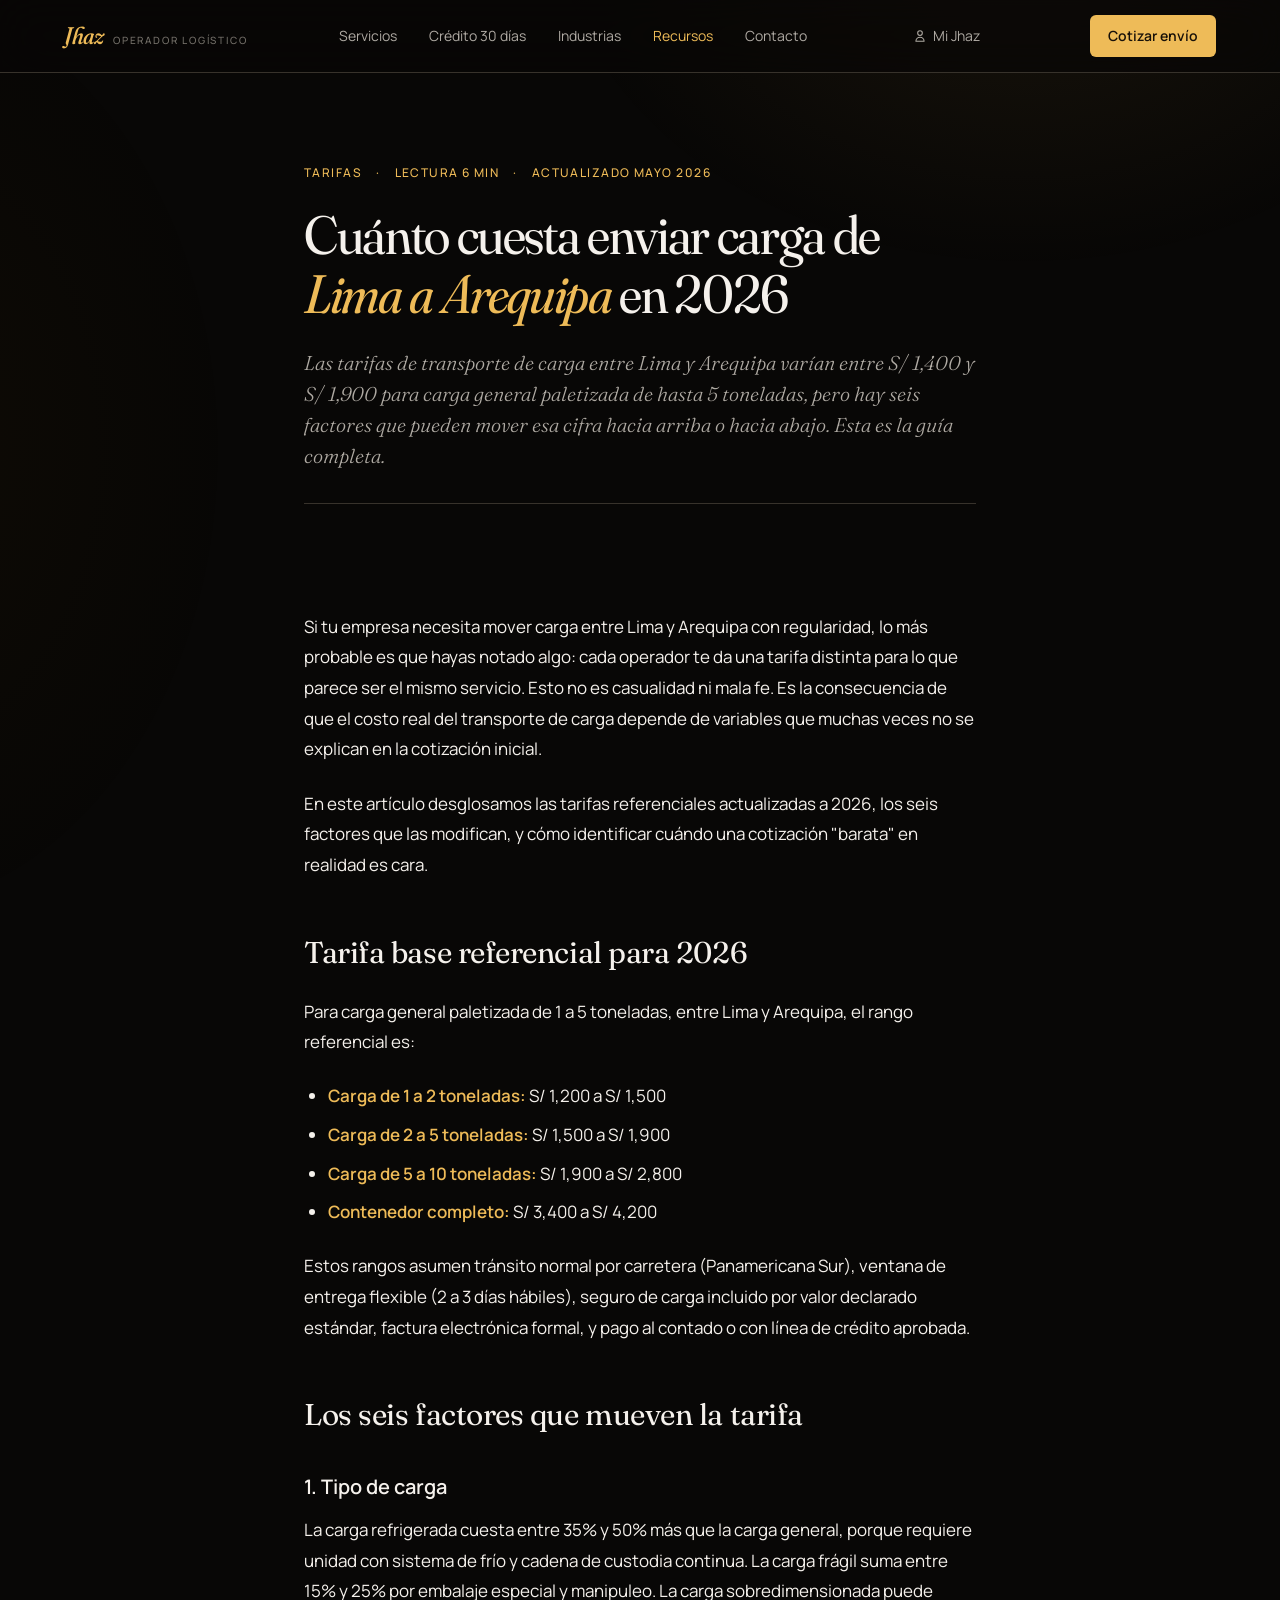
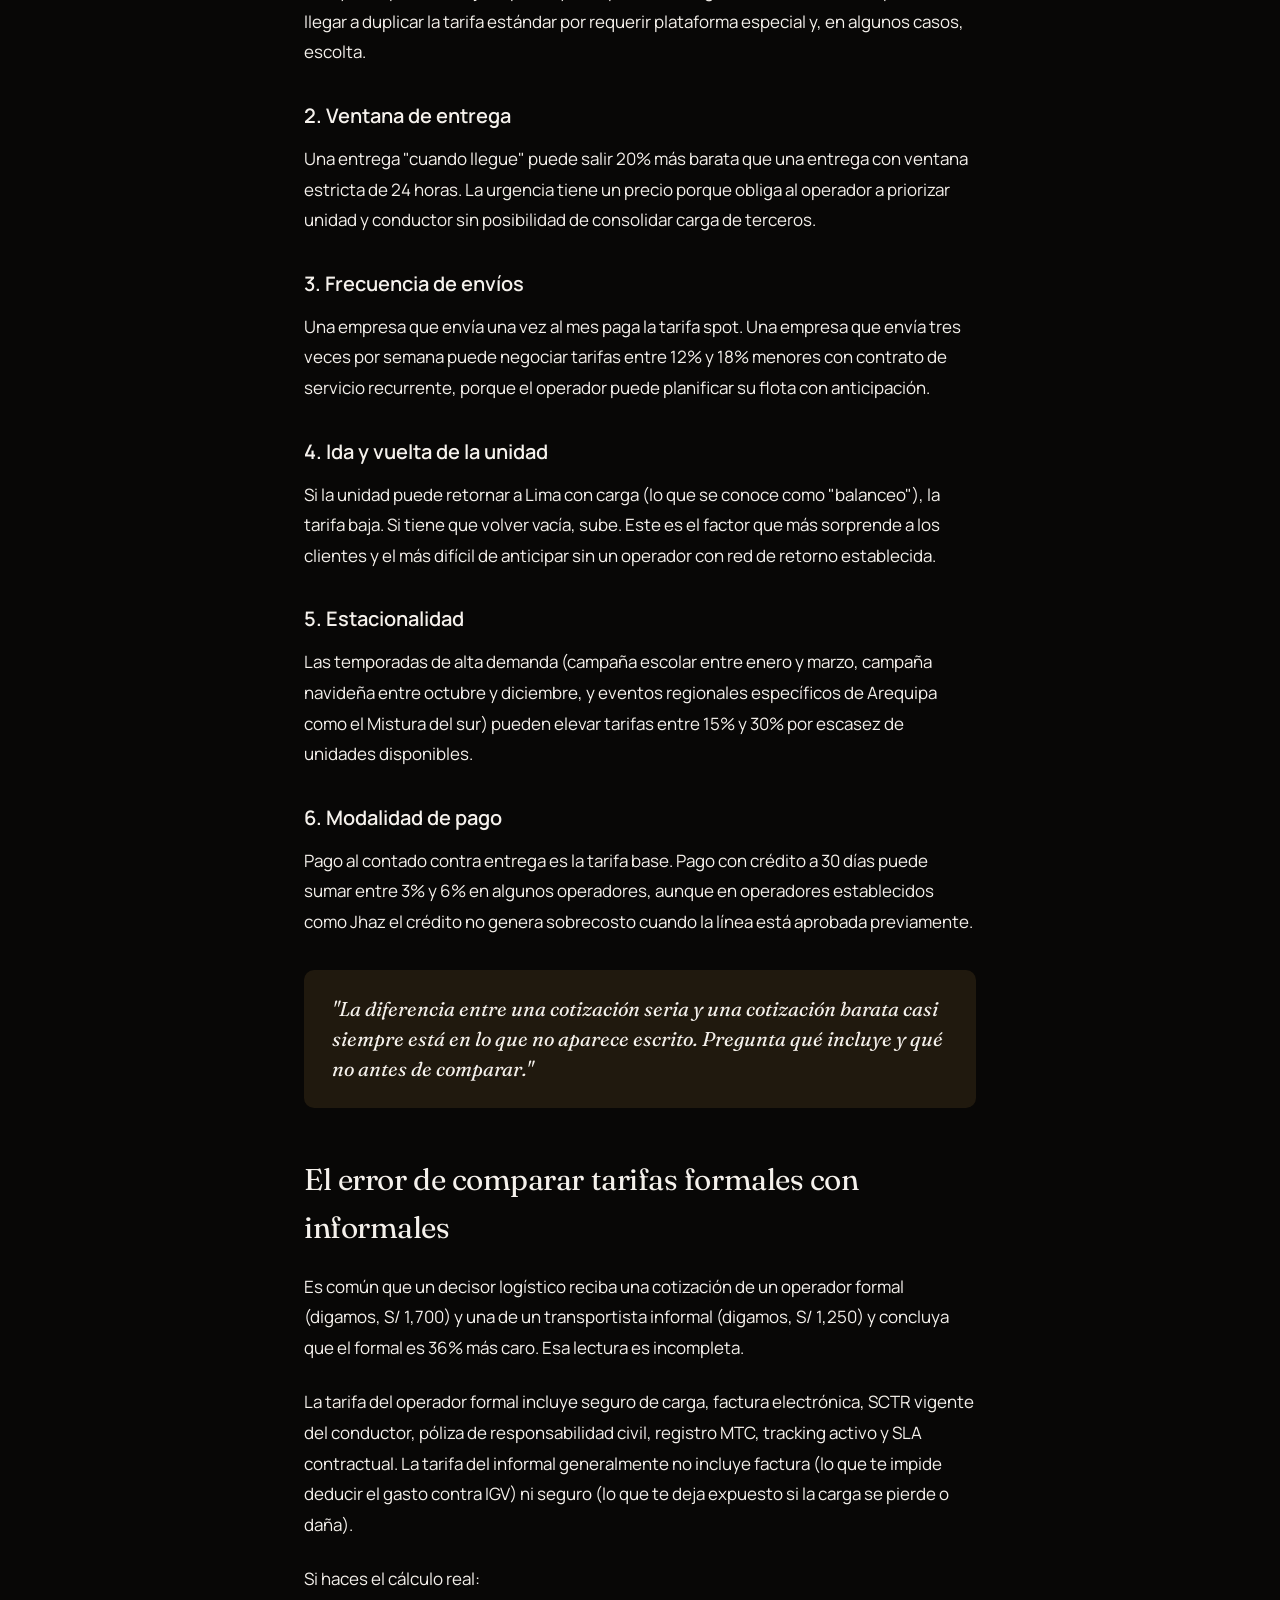
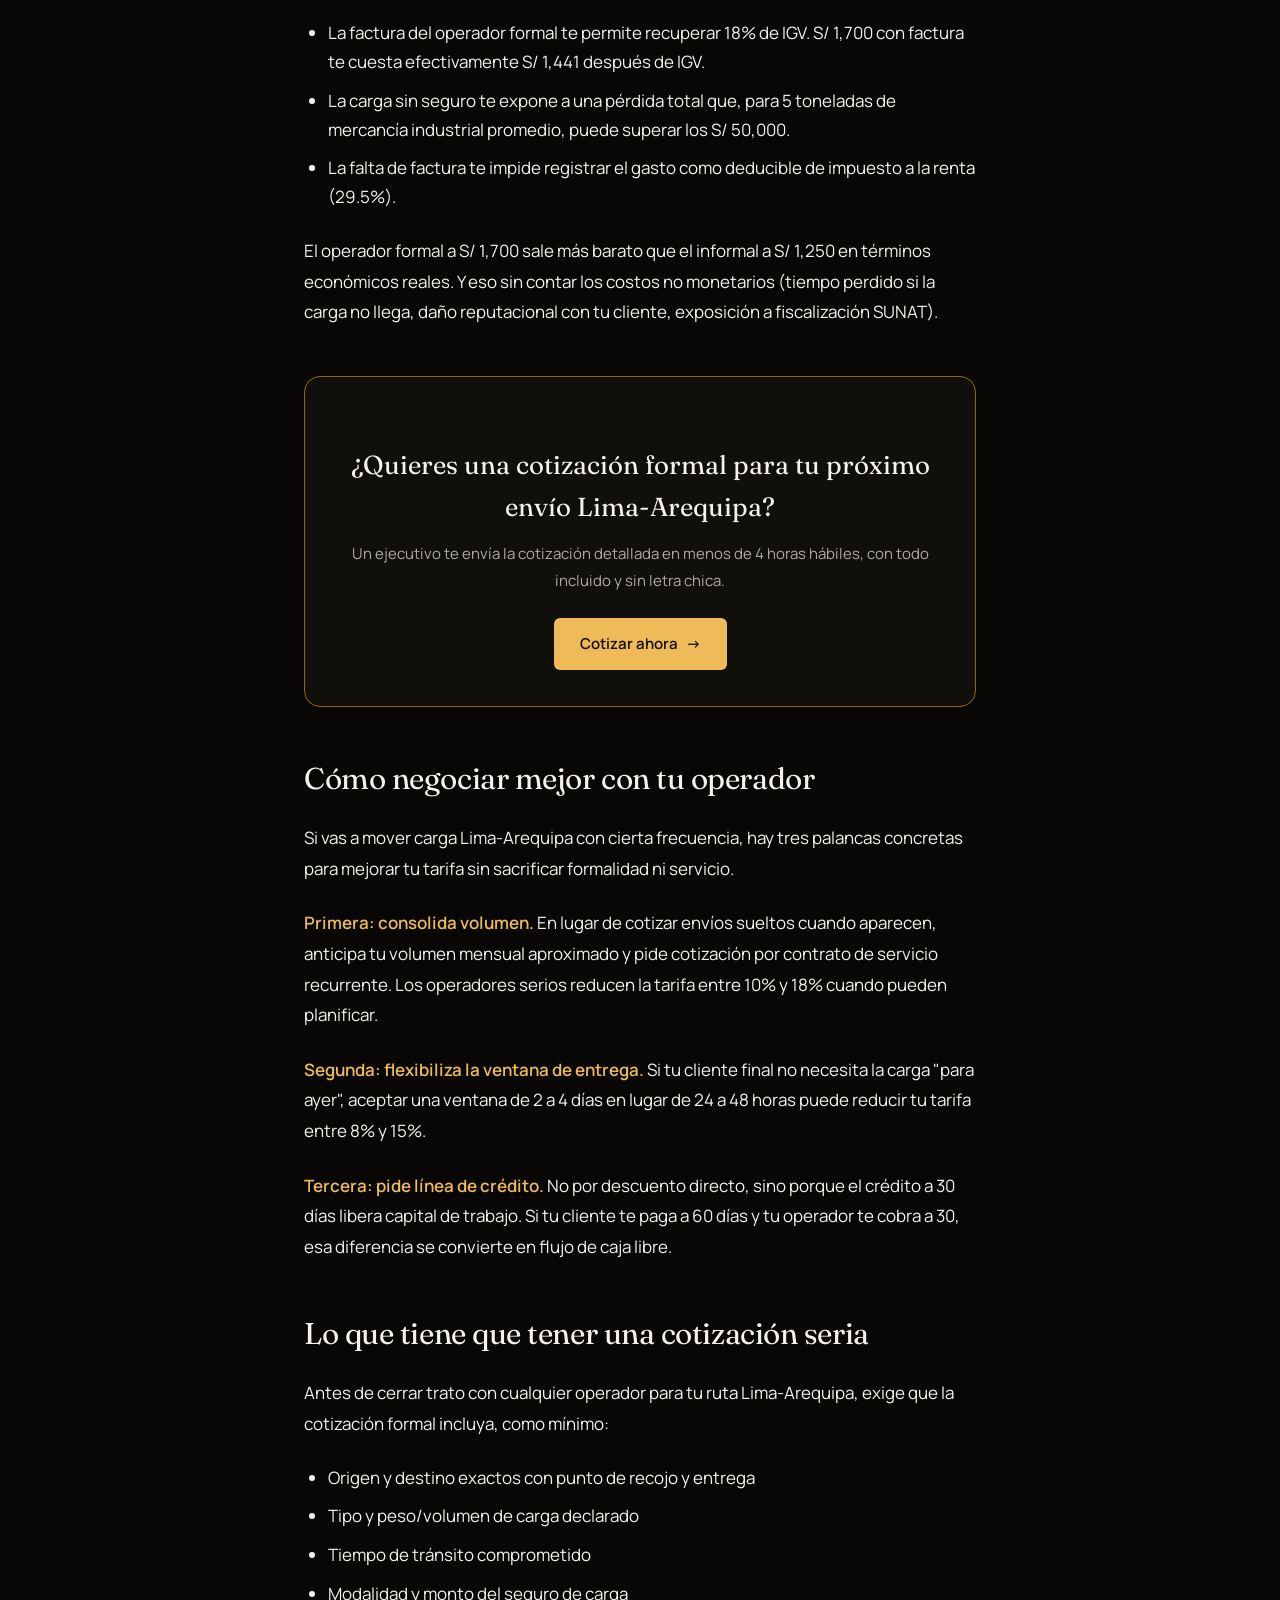
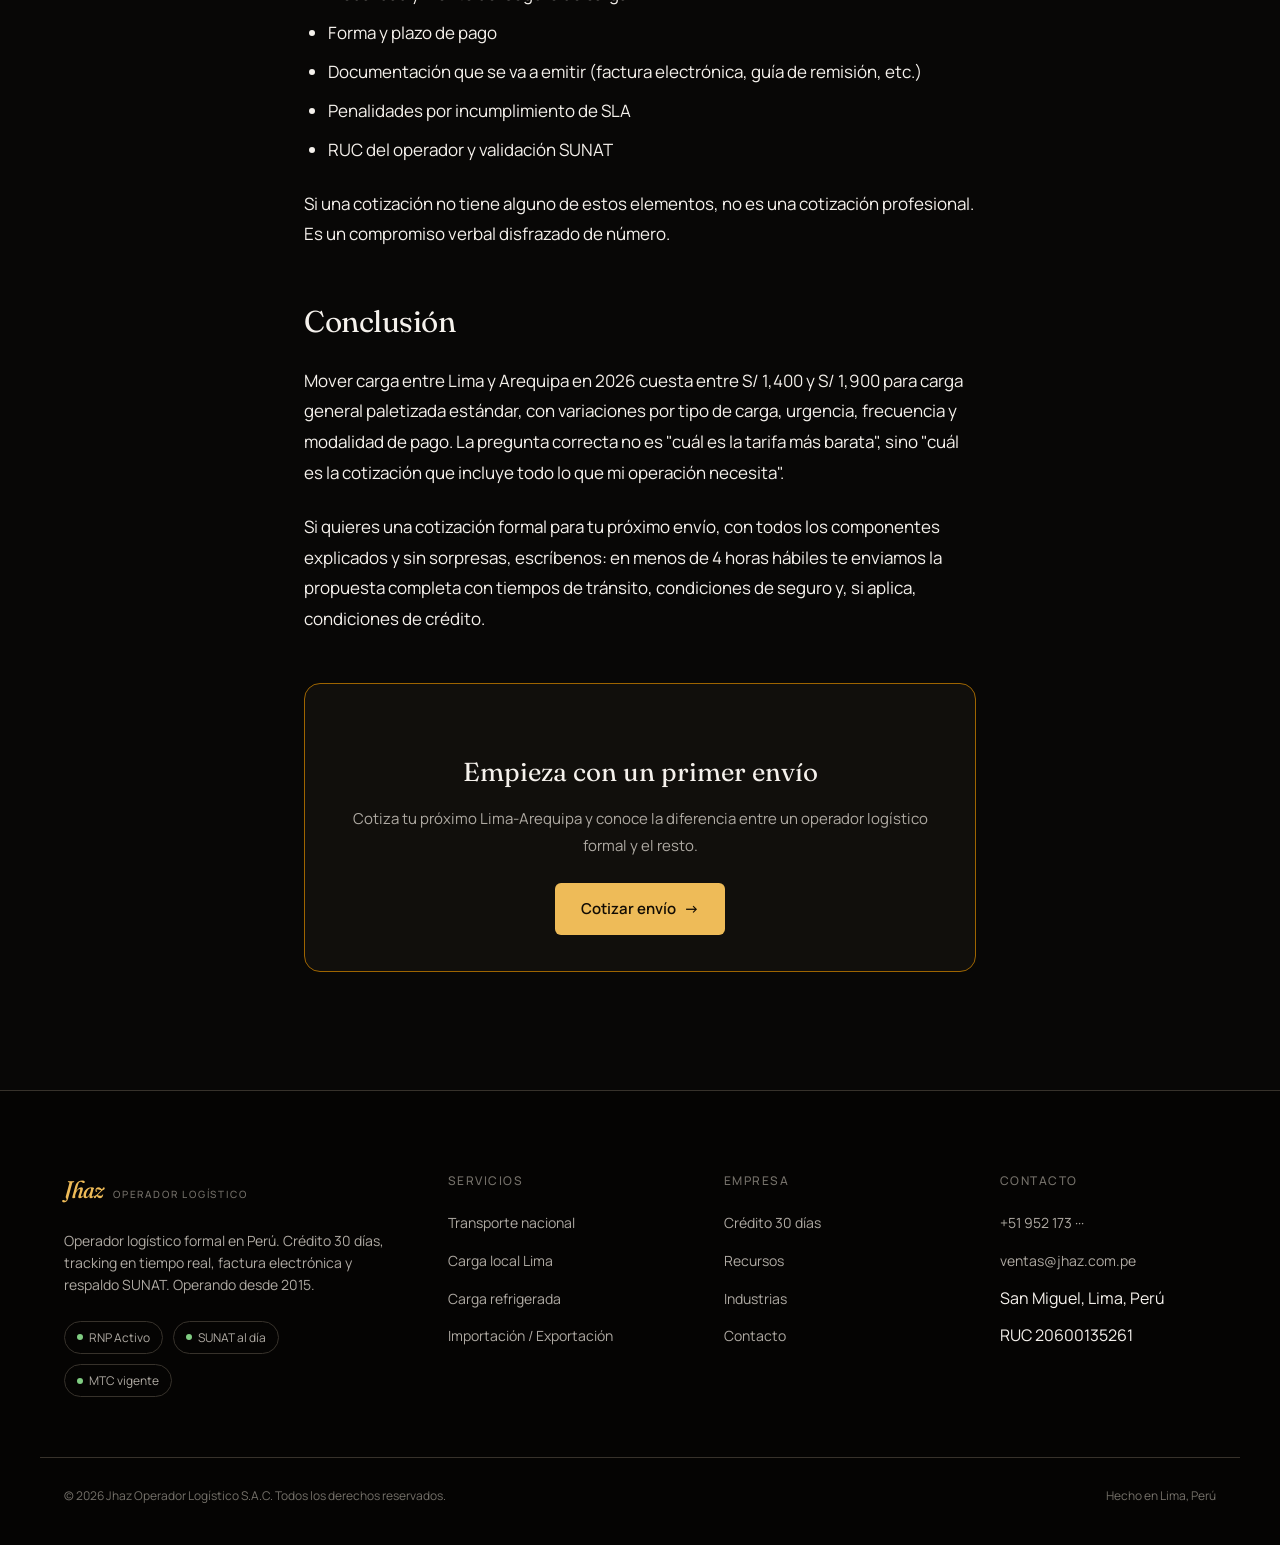
<file: articulo.html>
<!DOCTYPE html>
<html lang="es-PE">
<head>
<meta charset="UTF-8">
<meta name="viewport" content="width=device-width, initial-scale=1.0">
<title>Cuánto cuesta enviar carga de Lima a Arequipa en 2026 | Jhaz</title>
<meta name="description" content="Análisis de tarifas referenciales para transporte de carga Lima-Arequipa en 2026. Factores que las afectan, comparativa formal vs informal, y cómo cotizar correctamente.">
<meta name="theme-color" content="#1a1815">

<meta property="og:title" content="Cuánto cuesta enviar carga de Lima a Arequipa en 2026">
<meta property="og:description" content="Análisis de tarifas referenciales y factores que afectan el costo del transporte de carga Lima-Arequipa.">
<meta property="og:type" content="article">

<script type="application/ld+json">
{
  "@context": "https://schema.org",
  "@type": "Article",
  "headline": "Cuánto cuesta enviar carga de Lima a Arequipa en 2026",
  "description": "Análisis de tarifas referenciales para transporte de carga Lima-Arequipa, factores que las afectan y comparativa entre operador formal e informal.",
  "datePublished": "2026-04-10",
  "dateModified": "2026-05-15",
  "author": {
    "@type": "Organization",
    "name": "Jhaz Operador Logístico"
  },
  "publisher": {
    "@type": "Organization",
    "name": "Jhaz Operador Logístico",
    "logo": {
      "@type": "ImageObject",
      "url": "https://jhaz.com.pe/logo.png"
    }
  }
}
</script>

<link rel="preconnect" href="https://fonts.googleapis.com">
<link rel="preconnect" href="https://fonts.gstatic.com" crossorigin>
<link href="https://fonts.googleapis.com/css2?family=Fraunces:ital,opsz,wght,SOFT@0,9..144,300..600,0..100;1,9..144,300..600,0..100&family=Manrope:wght@400;500;600;700&display=swap" rel="stylesheet">
<link rel="stylesheet" href="css/styles.css">
</head>
<body>

<header class="nav">
  <div class="nav-inner">
    <a href="index.html" class="brand">
      <span class="brand-mark">Jhaz</span>
      <span class="brand-tag">Operador Logístico</span>
    </a>
    <nav class="nav-links">
      <a href="servicio-nacional.html">Servicios</a>
      <a href="credito.html">Crédito 30 días</a>
      <a href="index.html#industrias">Industrias</a>
      <a href="blog.html" style="color: var(--gold);">Recursos</a>
      <a href="index.html#contacto">Contacto</a>
    </nav>
    <a href="portals/portal.html" style="display: inline-flex; align-items: center; gap: 6px; font-size: 14px; color: var(--text-secondary); padding: 8px 14px; margin-right: 4px; border-radius: 6px; transition: color 160ms;" onmouseover="this.style.color='var(--gold)'" onmouseout="this.style.color='var(--text-secondary)'"><svg width="14" height="14" fill="none" viewBox="0 0 24 24" stroke="currentColor" stroke-width="1.8"><path stroke-linecap="round" stroke-linejoin="round" d="M16 7a4 4 0 11-8 0 4 4 0 018 0zM12 14a7 7 0 00-7 7h14a7 7 0 00-7-7z"/></svg>Mi Jhaz</a>
        <a href="index.html#cotizar" class="nav-cta">Cotizar envío</a>
  </div>
</header>

<main>

<section class="page-hero" style="padding-bottom: 30px; border-bottom: 0;">
  <div class="article">
    <div class="article-meta">
      <span>Tarifas</span>
      <span>·</span>
      <span>Lectura 6 min</span>
      <span>·</span>
      <span>Actualizado mayo 2026</span>
    </div>
    <h1>Cuánto cuesta enviar carga de <em style="font-style: italic; color: var(--gold);">Lima a Arequipa</em> en 2026</h1>
    <p class="article-lead">Las tarifas de transporte de carga entre Lima y Arequipa varían entre S/ 1,400 y S/ 1,900 para carga general paletizada de hasta 5 toneladas, pero hay seis factores que pueden mover esa cifra hacia arriba o hacia abajo. Esta es la guía completa.</p>
  </div>
</section>

<section class="section section-tight" style="padding-top: 30px;">
  <div class="article article-body">

    <p>Si tu empresa necesita mover carga entre Lima y Arequipa con regularidad, lo más probable es que hayas notado algo: cada operador te da una tarifa distinta para lo que parece ser el mismo servicio. Esto no es casualidad ni mala fe. Es la consecuencia de que el costo real del transporte de carga depende de variables que muchas veces no se explican en la cotización inicial.</p>

    <p>En este artículo desglosamos las tarifas referenciales actualizadas a 2026, los seis factores que las modifican, y cómo identificar cuándo una cotización "barata" en realidad es cara.</p>

    <h2>Tarifa base referencial para 2026</h2>

    <p>Para carga general paletizada de 1 a 5 toneladas, entre Lima y Arequipa, el rango referencial es:</p>

    <ul>
      <li><strong>Carga de 1 a 2 toneladas:</strong> S/ 1,200 a S/ 1,500</li>
      <li><strong>Carga de 2 a 5 toneladas:</strong> S/ 1,500 a S/ 1,900</li>
      <li><strong>Carga de 5 a 10 toneladas:</strong> S/ 1,900 a S/ 2,800</li>
      <li><strong>Contenedor completo:</strong> S/ 3,400 a S/ 4,200</li>
    </ul>

    <p>Estos rangos asumen tránsito normal por carretera (Panamericana Sur), ventana de entrega flexible (2 a 3 días hábiles), seguro de carga incluido por valor declarado estándar, factura electrónica formal, y pago al contado o con línea de crédito aprobada.</p>

    <h2>Los seis factores que mueven la tarifa</h2>

    <h3>1. Tipo de carga</h3>
    <p>La carga refrigerada cuesta entre 35% y 50% más que la carga general, porque requiere unidad con sistema de frío y cadena de custodia continua. La carga frágil suma entre 15% y 25% por embalaje especial y manipuleo. La carga sobredimensionada puede llegar a duplicar la tarifa estándar por requerir plataforma especial y, en algunos casos, escolta.</p>

    <h3>2. Ventana de entrega</h3>
    <p>Una entrega "cuando llegue" puede salir 20% más barata que una entrega con ventana estricta de 24 horas. La urgencia tiene un precio porque obliga al operador a priorizar unidad y conductor sin posibilidad de consolidar carga de terceros.</p>

    <h3>3. Frecuencia de envíos</h3>
    <p>Una empresa que envía una vez al mes paga la tarifa spot. Una empresa que envía tres veces por semana puede negociar tarifas entre 12% y 18% menores con contrato de servicio recurrente, porque el operador puede planificar su flota con anticipación.</p>

    <h3>4. Ida y vuelta de la unidad</h3>
    <p>Si la unidad puede retornar a Lima con carga (lo que se conoce como "balanceo"), la tarifa baja. Si tiene que volver vacía, sube. Este es el factor que más sorprende a los clientes y el más difícil de anticipar sin un operador con red de retorno establecida.</p>

    <h3>5. Estacionalidad</h3>
    <p>Las temporadas de alta demanda (campaña escolar entre enero y marzo, campaña navideña entre octubre y diciembre, y eventos regionales específicos de Arequipa como el Mistura del sur) pueden elevar tarifas entre 15% y 30% por escasez de unidades disponibles.</p>

    <h3>6. Modalidad de pago</h3>
    <p>Pago al contado contra entrega es la tarifa base. Pago con crédito a 30 días puede sumar entre 3% y 6% en algunos operadores, aunque en operadores establecidos como Jhaz el crédito no genera sobrecosto cuando la línea está aprobada previamente.</p>

    <blockquote>"La diferencia entre una cotización seria y una cotización barata casi siempre está en lo que no aparece escrito. Pregunta qué incluye y qué no antes de comparar."</blockquote>

    <h2>El error de comparar tarifas formales con informales</h2>

    <p>Es común que un decisor logístico reciba una cotización de un operador formal (digamos, S/ 1,700) y una de un transportista informal (digamos, S/ 1,250) y concluya que el formal es 36% más caro. Esa lectura es incompleta.</p>

    <p>La tarifa del operador formal incluye seguro de carga, factura electrónica, SCTR vigente del conductor, póliza de responsabilidad civil, registro MTC, tracking activo y SLA contractual. La tarifa del informal generalmente no incluye factura (lo que te impide deducir el gasto contra IGV) ni seguro (lo que te deja expuesto si la carga se pierde o daña).</p>

    <p>Si haces el cálculo real:</p>

    <ul>
      <li>La factura del operador formal te permite recuperar 18% de IGV. S/ 1,700 con factura te cuesta efectivamente S/ 1,441 después de IGV.</li>
      <li>La carga sin seguro te expone a una pérdida total que, para 5 toneladas de mercancía industrial promedio, puede superar los S/ 50,000.</li>
      <li>La falta de factura te impide registrar el gasto como deducible de impuesto a la renta (29.5%).</li>
    </ul>

    <p>El operador formal a S/ 1,700 sale más barato que el informal a S/ 1,250 en términos económicos reales. Y eso sin contar los costos no monetarios (tiempo perdido si la carga no llega, daño reputacional con tu cliente, exposición a fiscalización SUNAT).</p>

    <div class="article-cta">
      <h3>¿Quieres una cotización formal para tu próximo envío Lima-Arequipa?</h3>
      <p>Un ejecutivo te envía la cotización detallada en menos de 4 horas hábiles, con todo incluido y sin letra chica.</p>
      <a href="index.html#cotizar" class="btn btn-primary">Cotizar ahora <span class="btn-arrow">→</span></a>
    </div>

    <h2>Cómo negociar mejor con tu operador</h2>

    <p>Si vas a mover carga Lima-Arequipa con cierta frecuencia, hay tres palancas concretas para mejorar tu tarifa sin sacrificar formalidad ni servicio.</p>

    <p><strong>Primera: consolida volumen.</strong> En lugar de cotizar envíos sueltos cuando aparecen, anticipa tu volumen mensual aproximado y pide cotización por contrato de servicio recurrente. Los operadores serios reducen la tarifa entre 10% y 18% cuando pueden planificar.</p>

    <p><strong>Segunda: flexibiliza la ventana de entrega.</strong> Si tu cliente final no necesita la carga "para ayer", aceptar una ventana de 2 a 4 días en lugar de 24 a 48 horas puede reducir tu tarifa entre 8% y 15%.</p>

    <p><strong>Tercera: pide línea de crédito.</strong> No por descuento directo, sino porque el crédito a 30 días libera capital de trabajo. Si tu cliente te paga a 60 días y tu operador te cobra a 30, esa diferencia se convierte en flujo de caja libre.</p>

    <h2>Lo que tiene que tener una cotización seria</h2>

    <p>Antes de cerrar trato con cualquier operador para tu ruta Lima-Arequipa, exige que la cotización formal incluya, como mínimo:</p>

    <ul>
      <li>Origen y destino exactos con punto de recojo y entrega</li>
      <li>Tipo y peso/volumen de carga declarado</li>
      <li>Tiempo de tránsito comprometido</li>
      <li>Modalidad y monto del seguro de carga</li>
      <li>Forma y plazo de pago</li>
      <li>Documentación que se va a emitir (factura electrónica, guía de remisión, etc.)</li>
      <li>Penalidades por incumplimiento de SLA</li>
      <li>RUC del operador y validación SUNAT</li>
    </ul>

    <p>Si una cotización no tiene alguno de estos elementos, no es una cotización profesional. Es un compromiso verbal disfrazado de número.</p>

    <h2>Conclusión</h2>

    <p>Mover carga entre Lima y Arequipa en 2026 cuesta entre S/ 1,400 y S/ 1,900 para carga general paletizada estándar, con variaciones por tipo de carga, urgencia, frecuencia y modalidad de pago. La pregunta correcta no es "cuál es la tarifa más barata", sino "cuál es la cotización que incluye todo lo que mi operación necesita".</p>

    <p>Si quieres una cotización formal para tu próximo envío, con todos los componentes explicados y sin sorpresas, escríbenos: en menos de 4 horas hábiles te enviamos la propuesta completa con tiempos de tránsito, condiciones de seguro y, si aplica, condiciones de crédito.</p>

    <div class="article-cta">
      <h3>Empieza con un primer envío</h3>
      <p>Cotiza tu próximo Lima-Arequipa y conoce la diferencia entre un operador logístico formal y el resto.</p>
      <a href="index.html#cotizar" class="btn btn-primary">Cotizar envío <span class="btn-arrow">→</span></a>
    </div>

  </div>
</section>

</main>

<footer class="footer">
  <div class="footer-inner">
    <div class="footer-brand-block">
      <div class="brand">
        <span class="brand-mark">Jhaz</span>
        <span class="brand-tag">Operador Logístico</span>
      </div>
      <p class="footer-desc">Operador logístico formal en Perú. Crédito 30 días, tracking en tiempo real, factura electrónica y respaldo SUNAT. Operando desde 2015.</p>
      <div class="footer-badges">
        <span class="badge"><span class="badge-dot"></span>RNP Activo</span>
        <span class="badge"><span class="badge-dot"></span>SUNAT al día</span>
        <span class="badge"><span class="badge-dot"></span>MTC vigente</span>
      </div>
    </div>
    <div class="footer-col">
      <h4>Servicios</h4>
      <ul>
        <li><a href="servicio-nacional.html">Transporte nacional</a></li>
        <li><a href="servicio-nacional.html">Carga local Lima</a></li>
        <li><a href="servicio-nacional.html">Carga refrigerada</a></li>
        <li><a href="servicio-nacional.html">Importación / Exportación</a></li>
      </ul>
    </div>
    <div class="footer-col">
      <h4>Empresa</h4>
      <ul>
        <li><a href="credito.html">Crédito 30 días</a></li>
        <li><a href="blog.html">Recursos</a></li>
        <li><a href="index.html#industrias">Industrias</a></li>
        <li><a href="index.html#contacto">Contacto</a></li>
      </ul>
    </div>
    <div class="footer-col">
      <h4>Contacto</h4>
      <ul>
        <li><a href="tel:+51952173000">+51 952 173 ···</a></li>
        <li><a href="mailto:ventas@jhaz.com.pe">ventas@jhaz.com.pe</a></li>
        <li>San Miguel, Lima, Perú</li>
        <li>RUC 20600135261</li>
      </ul>
    </div>
  </div>
  <div class="footer-bottom">
    <div>© 2026 Jhaz Operador Logístico S.A.C. Todos los derechos reservados.</div>
    <div>Hecho en Lima, Perú</div>
  </div>
</footer>

<script src="js/script.js"></script>
</body>
</html>
</file>
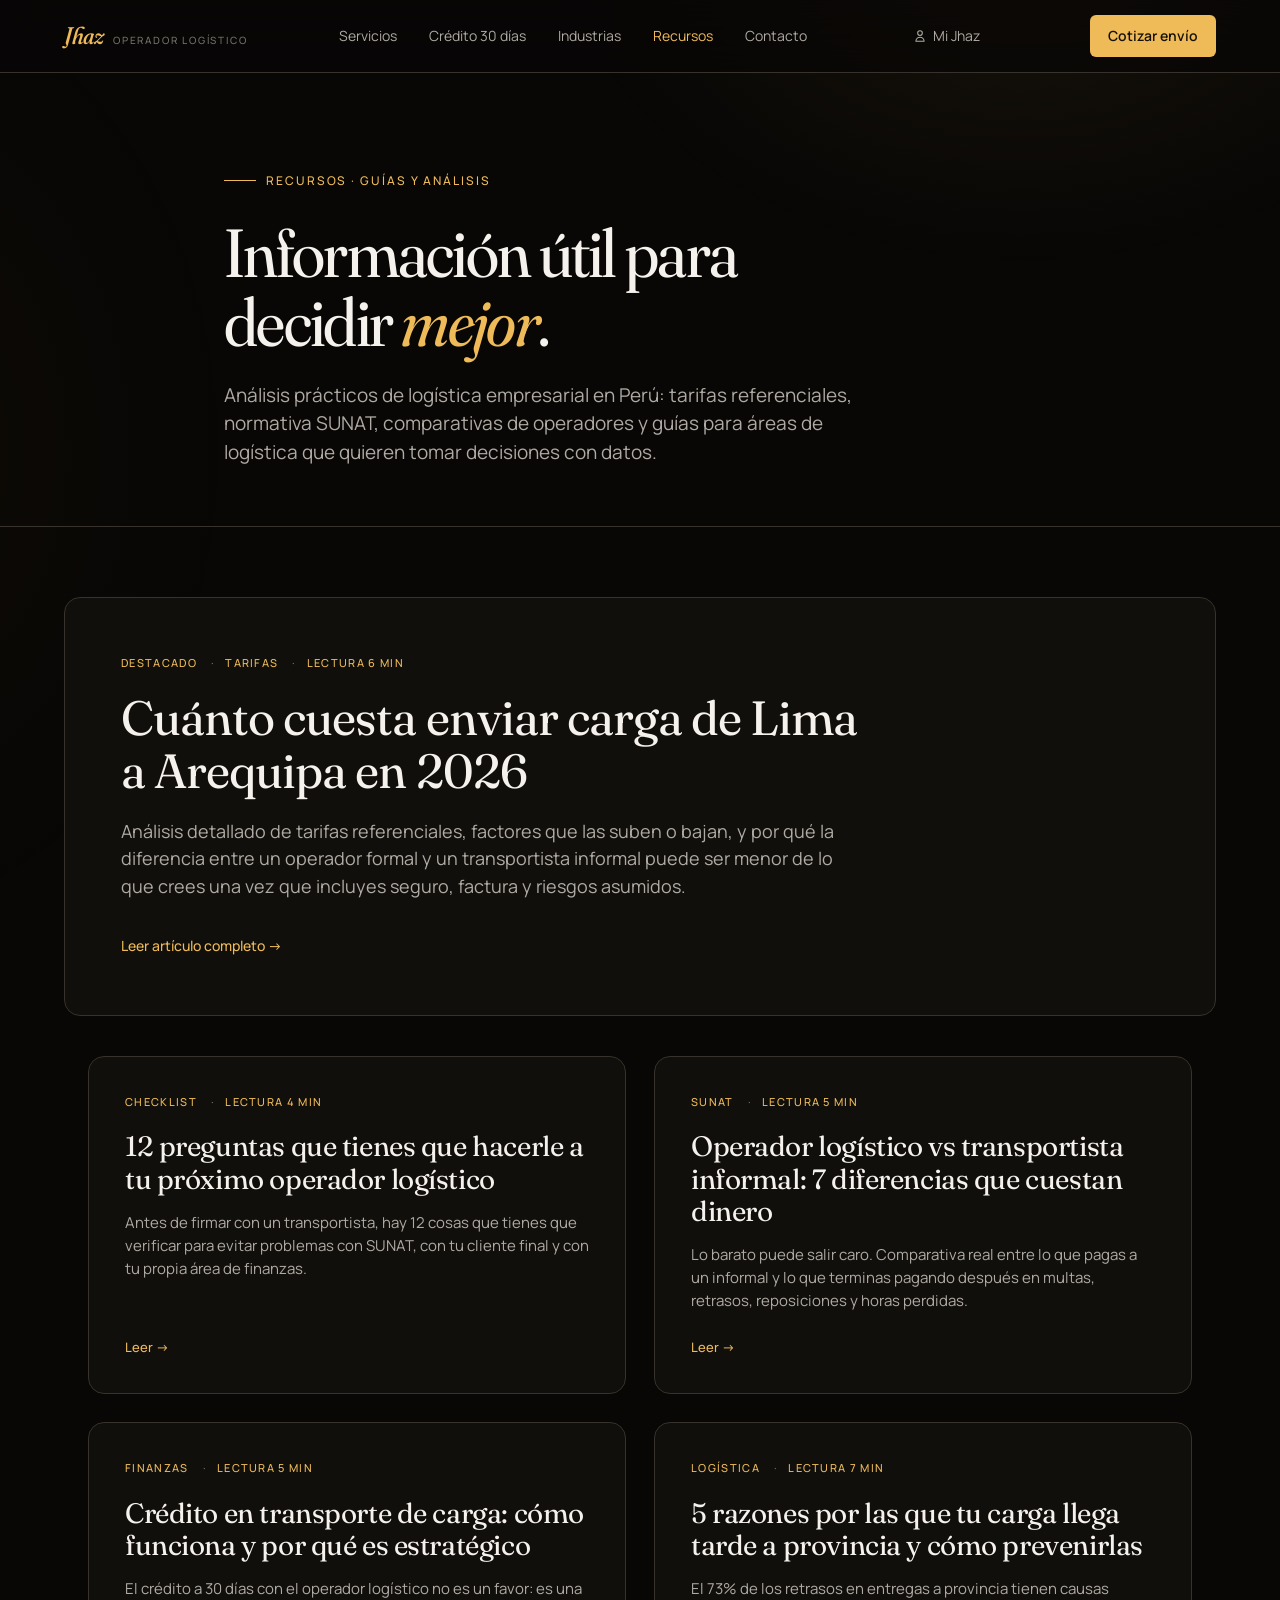
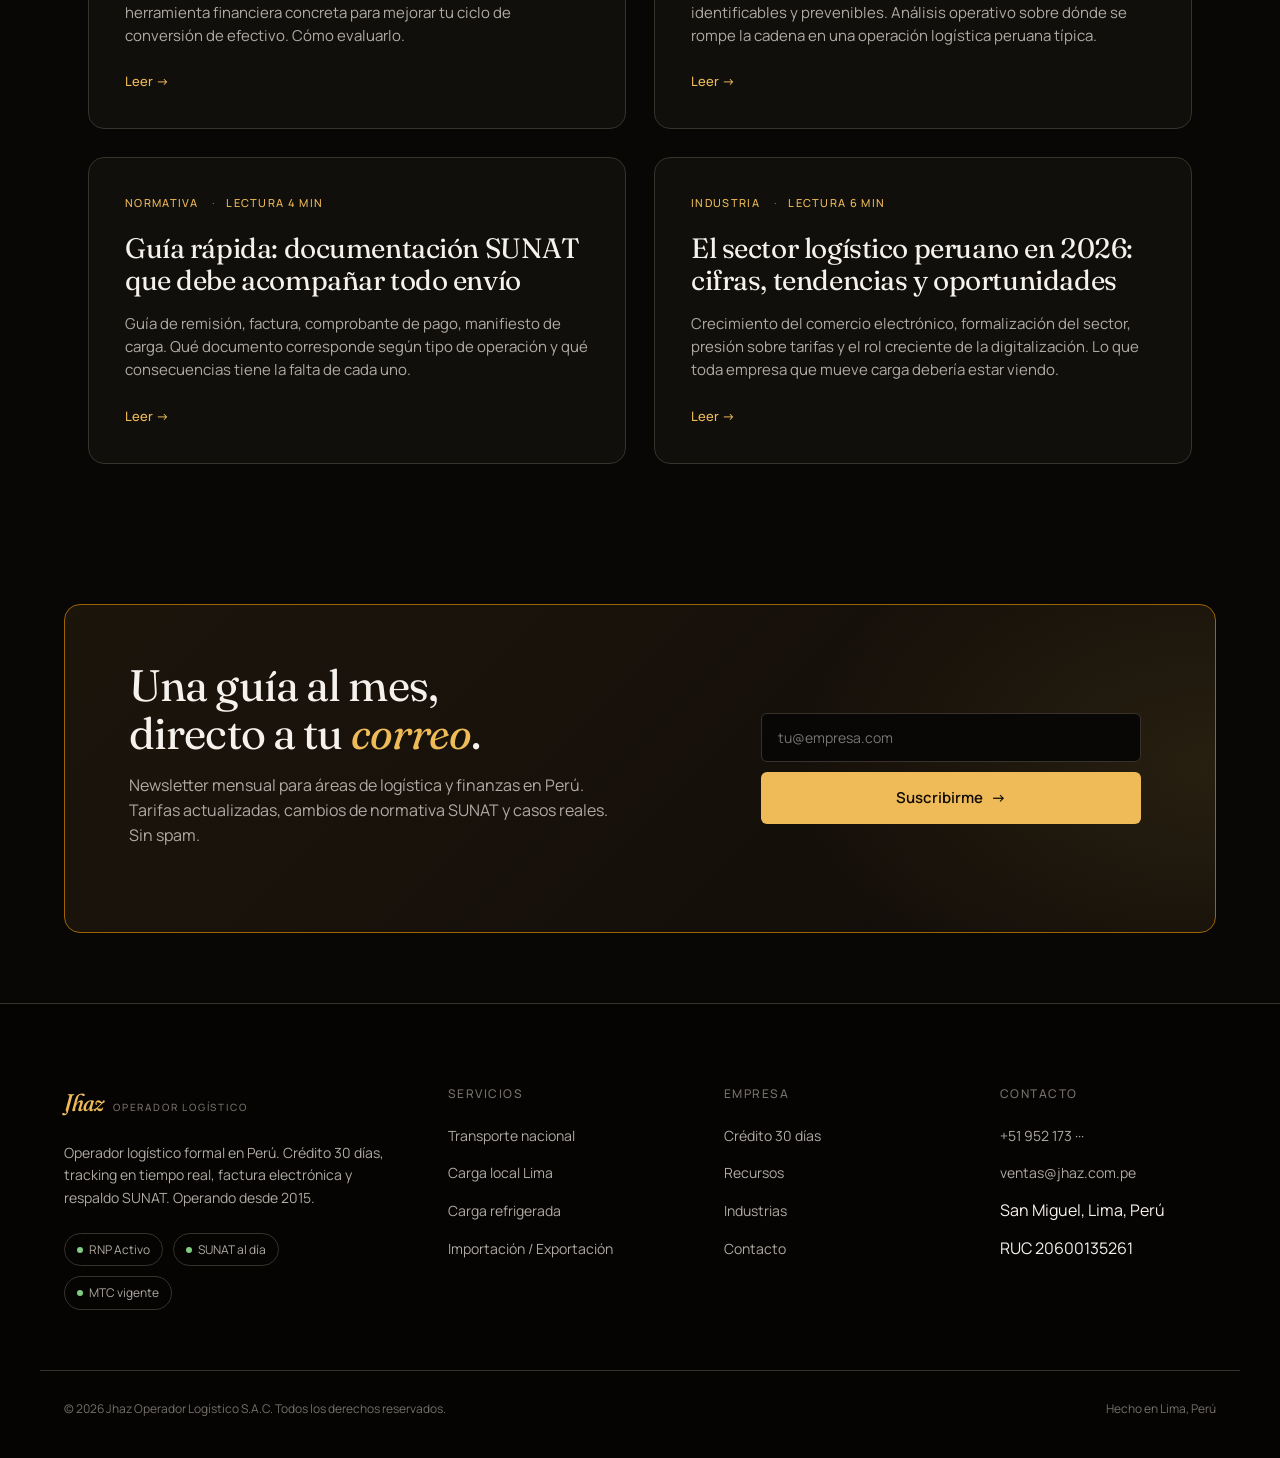
<file: blog.html>
<!DOCTYPE html>
<html lang="es-PE">
<head>
<meta charset="UTF-8">
<meta name="viewport" content="width=device-width, initial-scale=1.0">
<title>Recursos y guías de logística empresarial en Perú | Jhaz</title>
<meta name="description" content="Guías, checklists y artículos de logística empresarial en Perú. Tarifas referenciales, comparativas, normativa SUNAT y consejos prácticos para optimizar tu cadena de suministro.">
<meta name="theme-color" content="#1a1815">

<link rel="preconnect" href="https://fonts.googleapis.com">
<link rel="preconnect" href="https://fonts.gstatic.com" crossorigin>
<link href="https://fonts.googleapis.com/css2?family=Fraunces:ital,opsz,wght,SOFT@0,9..144,300..600,0..100;1,9..144,300..600,0..100&family=Manrope:wght@400;500;600;700&display=swap" rel="stylesheet">
<link rel="stylesheet" href="css/styles.css">
</head>
<body>

<header class="nav">
  <div class="nav-inner">
    <a href="index.html" class="brand">
      <span class="brand-mark">Jhaz</span>
      <span class="brand-tag">Operador Logístico</span>
    </a>
    <nav class="nav-links">
      <a href="servicio-nacional.html">Servicios</a>
      <a href="credito.html">Crédito 30 días</a>
      <a href="index.html#industrias">Industrias</a>
      <a href="blog.html" style="color: var(--gold);">Recursos</a>
      <a href="index.html#contacto">Contacto</a>
    </nav>
    <a href="portals/portal.html" style="display: inline-flex; align-items: center; gap: 6px; font-size: 14px; color: var(--text-secondary); padding: 8px 14px; margin-right: 4px; border-radius: 6px; transition: color 160ms;" onmouseover="this.style.color='var(--gold)'" onmouseout="this.style.color='var(--text-secondary)'"><svg width="14" height="14" fill="none" viewBox="0 0 24 24" stroke="currentColor" stroke-width="1.8"><path stroke-linecap="round" stroke-linejoin="round" d="M16 7a4 4 0 11-8 0 4 4 0 018 0zM12 14a7 7 0 00-7 7h14a7 7 0 00-7-7z"/></svg>Mi Jhaz</a>
        <a href="index.html#cotizar" class="nav-cta">Cotizar envío</a>
  </div>
</header>

<main>

<section class="page-hero">
  <div class="page-hero-inner">
    <div class="eyebrow">Recursos · Guías y análisis</div>
    <h1>Información útil para<br>decidir <em>mejor</em>.</h1>
    <p class="page-hero-sub">Análisis prácticos de logística empresarial en Perú: tarifas referenciales, normativa SUNAT, comparativas de operadores y guías para áreas de logística que quieren tomar decisiones con datos.</p>
  </div>
</section>

<section class="section section-tight">
  <div class="container">
    <!-- Featured article -->
    <a href="articulo.html" class="blog-card" style="grid-column: 1 / -1; display: block; padding: 56px; margin-bottom: 40px;">
      <div class="blog-card-meta">
        <span>Destacado</span>
        <span>Tarifas</span>
        <span>Lectura 6 min</span>
      </div>
      <h2 style="font-family: var(--font-display); font-size: clamp(32px, 4vw, 48px); font-weight: 400; line-height: 1.1; letter-spacing: -0.02em; margin-bottom: 20px; max-width: 760px;">
        Cuánto cuesta enviar carga de Lima a Arequipa en 2026
      </h2>
      <p style="font-size: 18px; color: var(--text-secondary); line-height: 1.55; max-width: 720px; margin-bottom: 32px;">Análisis detallado de tarifas referenciales, factores que las suben o bajan, y por qué la diferencia entre un operador formal y un transportista informal puede ser menor de lo que crees una vez que incluyes seguro, factura y riesgos asumidos.</p>
      <span class="post-read" style="font-size: 14px;">Leer artículo completo →</span>
    </a>

    <!-- Article grid -->
    <div class="blog-grid">
      <a href="articulo.html" class="blog-card">
        <div class="blog-card-meta">
          <span>Checklist</span>
          <span>Lectura 4 min</span>
        </div>
        <h3 class="blog-card-title">12 preguntas que tienes que hacerle a tu próximo operador logístico</h3>
        <p class="blog-card-excerpt">Antes de firmar con un transportista, hay 12 cosas que tienes que verificar para evitar problemas con SUNAT, con tu cliente final y con tu propia área de finanzas.</p>
        <span class="post-read">Leer →</span>
      </a>

      <a href="articulo.html" class="blog-card">
        <div class="blog-card-meta">
          <span>SUNAT</span>
          <span>Lectura 5 min</span>
        </div>
        <h3 class="blog-card-title">Operador logístico vs transportista informal: 7 diferencias que cuestan dinero</h3>
        <p class="blog-card-excerpt">Lo barato puede salir caro. Comparativa real entre lo que pagas a un informal y lo que terminas pagando después en multas, retrasos, reposiciones y horas perdidas.</p>
        <span class="post-read">Leer →</span>
      </a>

      <a href="articulo.html" class="blog-card">
        <div class="blog-card-meta">
          <span>Finanzas</span>
          <span>Lectura 5 min</span>
        </div>
        <h3 class="blog-card-title">Crédito en transporte de carga: cómo funciona y por qué es estratégico</h3>
        <p class="blog-card-excerpt">El crédito a 30 días con el operador logístico no es un favor: es una herramienta financiera concreta para mejorar tu ciclo de conversión de efectivo. Cómo evaluarlo.</p>
        <span class="post-read">Leer →</span>
      </a>

      <a href="articulo.html" class="blog-card">
        <div class="blog-card-meta">
          <span>Logística</span>
          <span>Lectura 7 min</span>
        </div>
        <h3 class="blog-card-title">5 razones por las que tu carga llega tarde a provincia y cómo prevenirlas</h3>
        <p class="blog-card-excerpt">El 73% de los retrasos en entregas a provincia tienen causas identificables y prevenibles. Análisis operativo sobre dónde se rompe la cadena en una operación logística peruana típica.</p>
        <span class="post-read">Leer →</span>
      </a>

      <a href="articulo.html" class="blog-card">
        <div class="blog-card-meta">
          <span>Normativa</span>
          <span>Lectura 4 min</span>
        </div>
        <h3 class="blog-card-title">Guía rápida: documentación SUNAT que debe acompañar todo envío</h3>
        <p class="blog-card-excerpt">Guía de remisión, factura, comprobante de pago, manifiesto de carga. Qué documento corresponde según tipo de operación y qué consecuencias tiene la falta de cada uno.</p>
        <span class="post-read">Leer →</span>
      </a>

      <a href="articulo.html" class="blog-card">
        <div class="blog-card-meta">
          <span>Industria</span>
          <span>Lectura 6 min</span>
        </div>
        <h3 class="blog-card-title">El sector logístico peruano en 2026: cifras, tendencias y oportunidades</h3>
        <p class="blog-card-excerpt">Crecimiento del comercio electrónico, formalización del sector, presión sobre tarifas y el rol creciente de la digitalización. Lo que toda empresa que mueve carga debería estar viendo.</p>
        <span class="post-read">Leer →</span>
      </a>
    </div>
  </div>
</section>

<!-- Newsletter CTA -->
<section class="section section-tight">
  <div class="credit-banner">
    <div class="credit-banner-inner reveal">
      <div>
        <h2>Una guía al mes,<br>directo a tu <em>correo</em>.</h2>
        <p>Newsletter mensual para áreas de logística y finanzas en Perú. Tarifas actualizadas, cambios de normativa SUNAT y casos reales. Sin spam.</p>
      </div>
      <div class="credit-banner-action" style="width: 100%; max-width: 380px;">
        <form style="display: flex; gap: 10px; flex-direction: column;">
          <input type="email" class="field-input" placeholder="tu@empresa.com" style="padding: 14px 16px; font-size: 14px;">
          <button type="submit" class="btn btn-primary" style="justify-content: center;">Suscribirme <span class="btn-arrow">→</span></button>
        </form>
      </div>
    </div>
  </div>
</section>

</main>

<footer class="footer">
  <div class="footer-inner">
    <div class="footer-brand-block">
      <div class="brand">
        <span class="brand-mark">Jhaz</span>
        <span class="brand-tag">Operador Logístico</span>
      </div>
      <p class="footer-desc">Operador logístico formal en Perú. Crédito 30 días, tracking en tiempo real, factura electrónica y respaldo SUNAT. Operando desde 2015.</p>
      <div class="footer-badges">
        <span class="badge"><span class="badge-dot"></span>RNP Activo</span>
        <span class="badge"><span class="badge-dot"></span>SUNAT al día</span>
        <span class="badge"><span class="badge-dot"></span>MTC vigente</span>
      </div>
    </div>
    <div class="footer-col">
      <h4>Servicios</h4>
      <ul>
        <li><a href="servicio-nacional.html">Transporte nacional</a></li>
        <li><a href="servicio-nacional.html">Carga local Lima</a></li>
        <li><a href="servicio-nacional.html">Carga refrigerada</a></li>
        <li><a href="servicio-nacional.html">Importación / Exportación</a></li>
      </ul>
    </div>
    <div class="footer-col">
      <h4>Empresa</h4>
      <ul>
        <li><a href="credito.html">Crédito 30 días</a></li>
        <li><a href="blog.html">Recursos</a></li>
        <li><a href="index.html#industrias">Industrias</a></li>
        <li><a href="index.html#contacto">Contacto</a></li>
      </ul>
    </div>
    <div class="footer-col">
      <h4>Contacto</h4>
      <ul>
        <li><a href="tel:+51952173000">+51 952 173 ···</a></li>
        <li><a href="mailto:ventas@jhaz.com.pe">ventas@jhaz.com.pe</a></li>
        <li>San Miguel, Lima, Perú</li>
        <li>RUC 20600135261</li>
      </ul>
    </div>
  </div>
  <div class="footer-bottom">
    <div>© 2026 Jhaz Operador Logístico S.A.C. Todos los derechos reservados.</div>
    <div>Hecho en Lima, Perú</div>
  </div>
</footer>

<script src="js/script.js"></script>
</body>
</html>
</file>
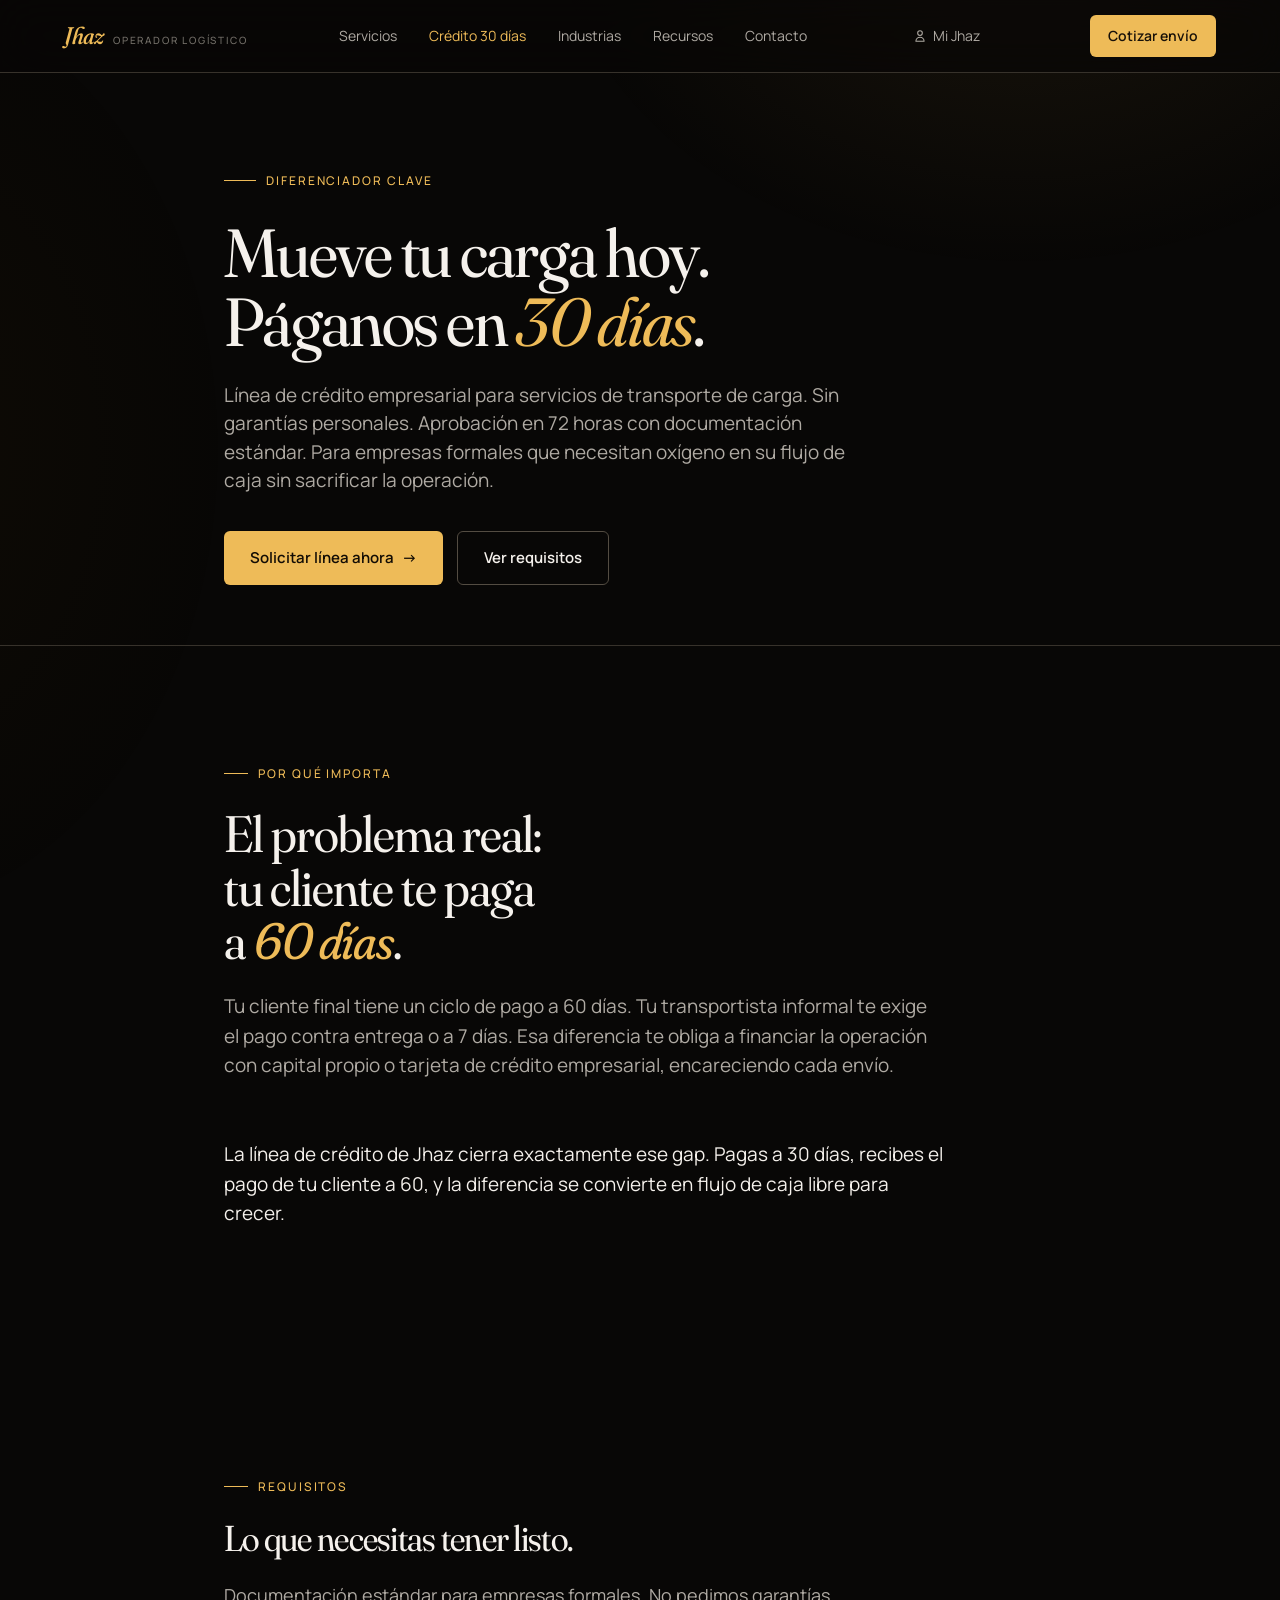
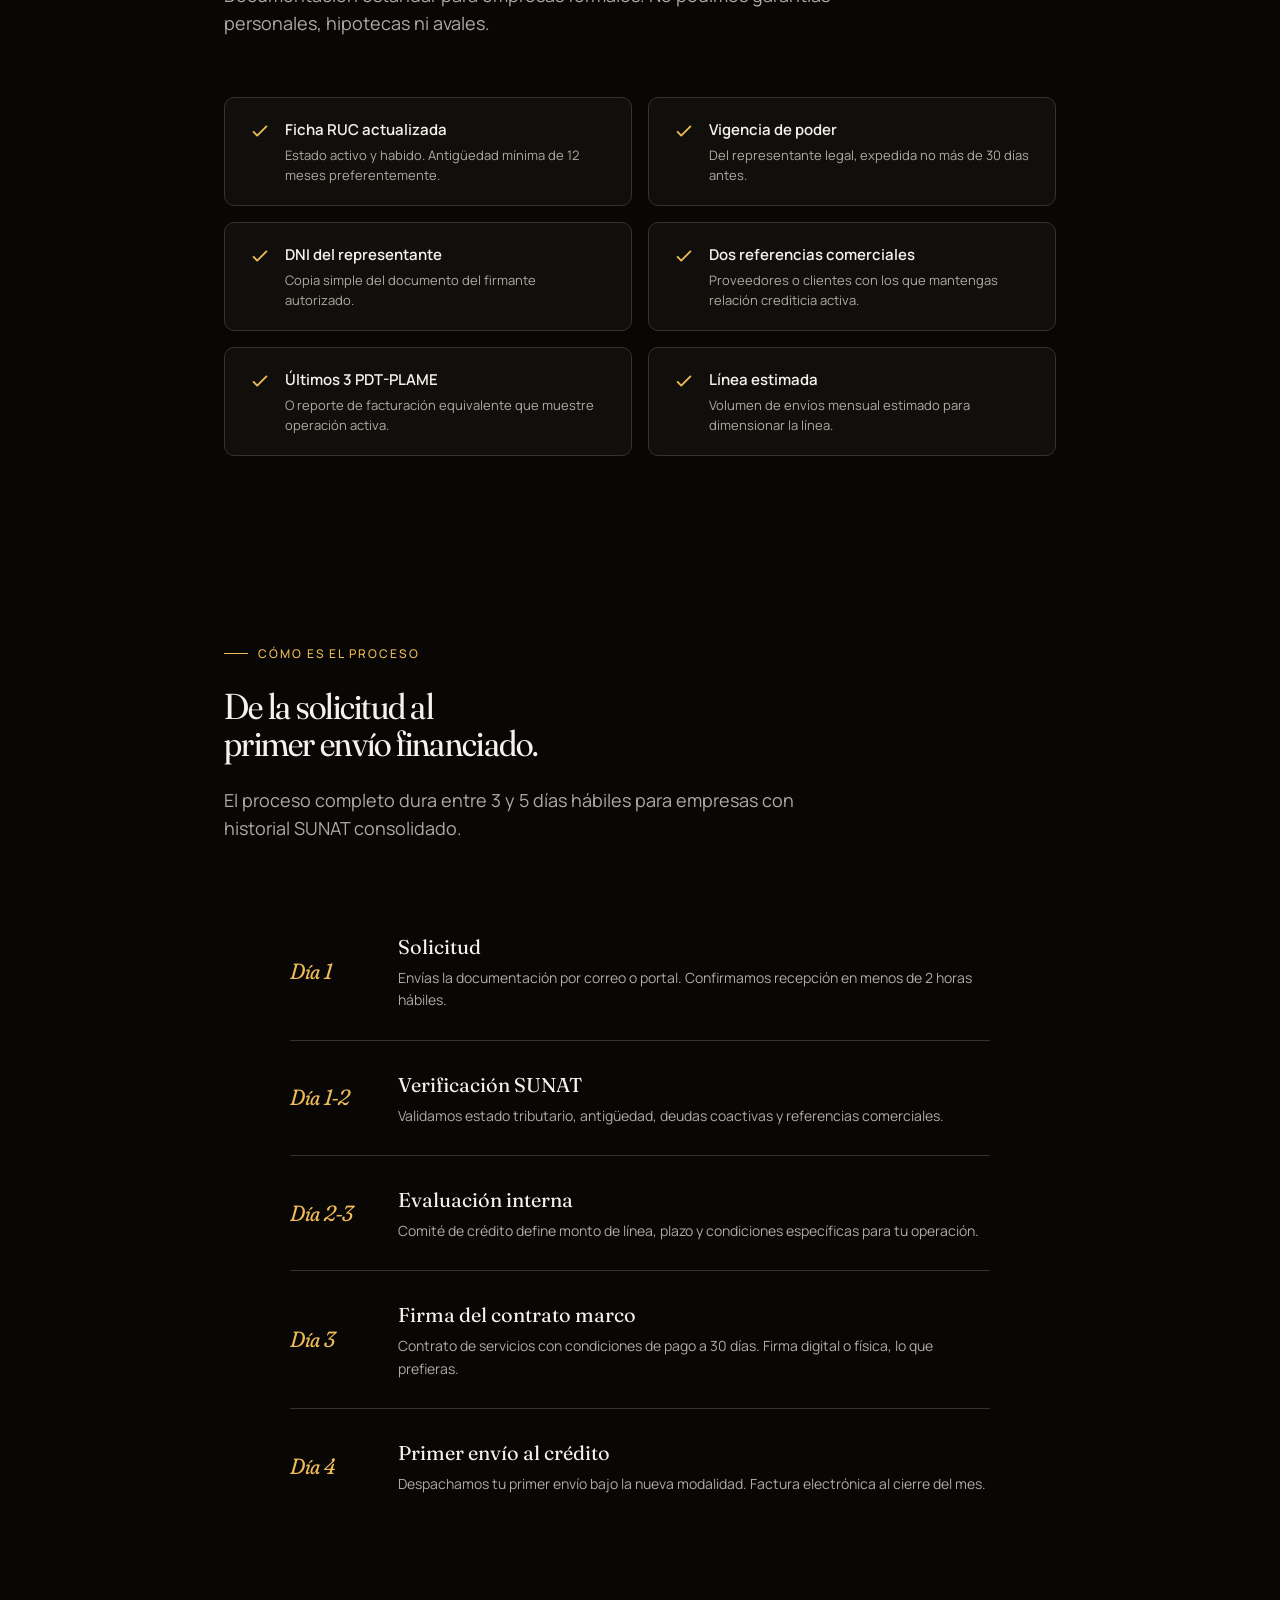
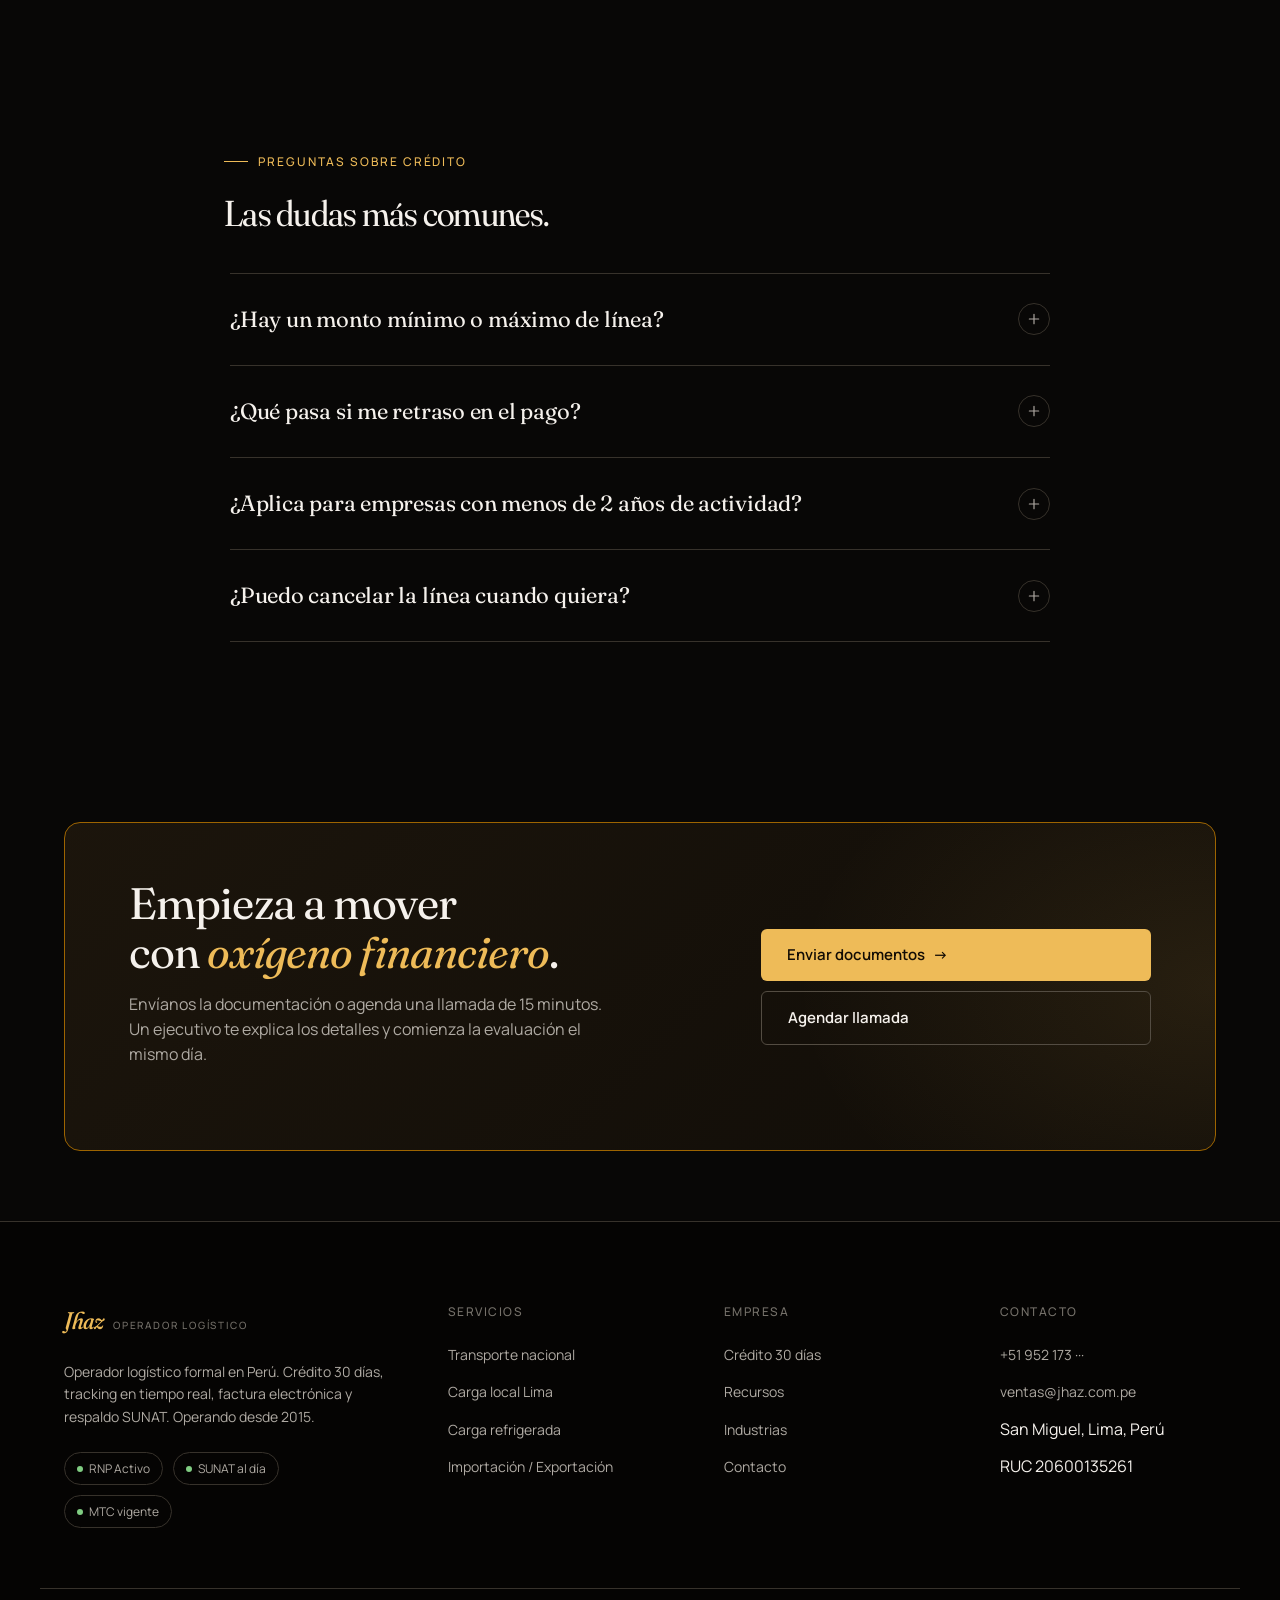
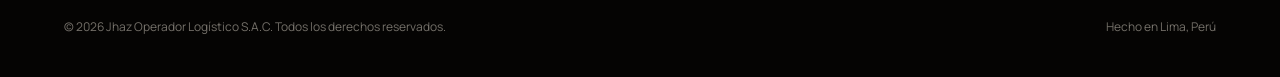
<file: credito.html>
<!DOCTYPE html>
<html lang="es-PE">
<head>
<meta charset="UTF-8">
<meta name="viewport" content="width=device-width, initial-scale=1.0">
<title>Crédito 30 días para transporte de carga | Jhaz Operador Logístico</title>
<meta name="description" content="Línea de crédito a 30 días para empresas que necesitan mover carga sin afectar su flujo de caja. Aprobación en 72 horas, sin garantías personales, factura electrónica formal.">
<meta name="theme-color" content="#1a1815">

<meta property="og:title" content="Crédito 30 días — Jhaz Operador Logístico">
<meta property="og:description" content="Mueve hoy, paga en 30 días. Línea de crédito empresarial para servicios de transporte de carga en Perú.">
<meta property="og:type" content="website">

<script type="application/ld+json">
{
  "@context": "https://schema.org",
  "@type": "FAQPage",
  "mainEntity": [
    {
      "@type": "Question",
      "name": "¿Cómo funciona el crédito 30 días para transporte de carga?",
      "acceptedAnswer": {
        "@type": "Answer",
        "text": "Después de aprobar la línea de crédito (72 horas con documentación estándar), los envíos del mes se facturan en una sola factura electrónica con vencimiento a 30 días desde la emisión. No hay garantías personales."
      }
    },
    {
      "@type": "Question",
      "name": "¿Qué documentos necesito para la línea de crédito?",
      "acceptedAnswer": {
        "@type": "Answer",
        "text": "Ficha RUC actualizada, vigencia de poder, copia de DNI del representante legal, dos referencias comerciales y los tres últimos PDT-PLAME o reportes de facturación."
      }
    },
    {
      "@type": "Question",
      "name": "¿Cuánto tiempo toma aprobar la línea de crédito?",
      "acceptedAnswer": {
        "@type": "Answer",
        "text": "72 horas hábiles para empresas con historial SUNAT superior a dos años. Para empresas más recientes, la evaluación puede tomar entre 5 y 7 días hábiles."
      }
    }
  ]
}
</script>

<link rel="preconnect" href="https://fonts.googleapis.com">
<link rel="preconnect" href="https://fonts.gstatic.com" crossorigin>
<link href="https://fonts.googleapis.com/css2?family=Fraunces:ital,opsz,wght,SOFT@0,9..144,300..600,0..100;1,9..144,300..600,0..100&family=Manrope:wght@400;500;600;700&display=swap" rel="stylesheet">
<link rel="stylesheet" href="css/styles.css">
</head>
<body>

<header class="nav">
  <div class="nav-inner">
    <a href="index.html" class="brand">
      <span class="brand-mark">Jhaz</span>
      <span class="brand-tag">Operador Logístico</span>
    </a>
    <nav class="nav-links">
      <a href="servicio-nacional.html">Servicios</a>
      <a href="credito.html" style="color: var(--gold);">Crédito 30 días</a>
      <a href="index.html#industrias">Industrias</a>
      <a href="blog.html">Recursos</a>
      <a href="index.html#contacto">Contacto</a>
    </nav>
    <a href="portals/portal.html" style="display: inline-flex; align-items: center; gap: 6px; font-size: 14px; color: var(--text-secondary); padding: 8px 14px; margin-right: 4px; border-radius: 6px; transition: color 160ms;" onmouseover="this.style.color='var(--gold)'" onmouseout="this.style.color='var(--text-secondary)'"><svg width="14" height="14" fill="none" viewBox="0 0 24 24" stroke="currentColor" stroke-width="1.8"><path stroke-linecap="round" stroke-linejoin="round" d="M16 7a4 4 0 11-8 0 4 4 0 018 0zM12 14a7 7 0 00-7 7h14a7 7 0 00-7-7z"/></svg>Mi Jhaz</a>
        <a href="index.html#cotizar" class="nav-cta">Cotizar envío</a>
  </div>
</header>

<main>

<!-- Page Hero -->
<section class="page-hero">
  <div class="page-hero-inner">
    <div class="eyebrow">Diferenciador clave</div>
    <h1>Mueve tu carga hoy.<br>Páganos en <em>30 días</em>.</h1>
    <p class="page-hero-sub">Línea de crédito empresarial para servicios de transporte de carga. Sin garantías personales. Aprobación en 72 horas con documentación estándar. Para empresas formales que necesitan oxígeno en su flujo de caja sin sacrificar la operación.</p>
    <div class="hero-actions" style="margin-top: 36px;">
      <a href="#solicitar" class="btn btn-primary">Solicitar línea ahora <span class="btn-arrow">→</span></a>
      <a href="#requisitos" class="btn btn-secondary">Ver requisitos</a>
    </div>
  </div>
</section>

<!-- Por qué importa -->
<section class="section">
  <div class="container-narrow">
    <div class="section-eyebrow">Por qué importa</div>
    <h2 class="section-title reveal" style="text-align: left;">El problema real:<br>tu cliente te paga<br>a <em>60 días</em>.</h2>
    <p class="section-sub reveal" style="font-size: 19px; max-width: 720px;">Tu cliente final tiene un ciclo de pago a 60 días. Tu transportista informal te exige el pago contra entrega o a 7 días. Esa diferencia te obliga a financiar la operación con capital propio o tarjeta de crédito empresarial, encareciendo cada envío.</p>
    <p class="section-sub reveal" style="font-size: 19px; max-width: 720px; color: var(--text-primary);">La línea de crédito de Jhaz cierra exactamente ese gap. Pagas a 30 días, recibes el pago de tu cliente a 60, y la diferencia se convierte en flujo de caja libre para crecer.</p>
  </div>
</section>

<!-- Requisitos -->
<section class="section section-tight" id="requisitos">
  <div class="container-narrow">
    <div class="section-eyebrow">Requisitos</div>
    <h2 class="section-title reveal" style="text-align: left; font-size: 36px;">Lo que necesitas tener listo.</h2>
    <p class="section-sub reveal">Documentación estándar para empresas formales. No pedimos garantías personales, hipotecas ni avales.</p>

    <div class="requisitos">
      <div class="requisito">
        <svg class="req-check" fill="none" viewBox="0 0 24 24" stroke="currentColor" stroke-width="2"><path stroke-linecap="round" stroke-linejoin="round" d="M5 13l4 4L19 7"/></svg>
        <div>
          <div class="req-title">Ficha RUC actualizada</div>
          <div class="req-desc">Estado activo y habido. Antigüedad mínima de 12 meses preferentemente.</div>
        </div>
      </div>
      <div class="requisito">
        <svg class="req-check" fill="none" viewBox="0 0 24 24" stroke="currentColor" stroke-width="2"><path stroke-linecap="round" stroke-linejoin="round" d="M5 13l4 4L19 7"/></svg>
        <div>
          <div class="req-title">Vigencia de poder</div>
          <div class="req-desc">Del representante legal, expedida no más de 30 días antes.</div>
        </div>
      </div>
      <div class="requisito">
        <svg class="req-check" fill="none" viewBox="0 0 24 24" stroke="currentColor" stroke-width="2"><path stroke-linecap="round" stroke-linejoin="round" d="M5 13l4 4L19 7"/></svg>
        <div>
          <div class="req-title">DNI del representante</div>
          <div class="req-desc">Copia simple del documento del firmante autorizado.</div>
        </div>
      </div>
      <div class="requisito">
        <svg class="req-check" fill="none" viewBox="0 0 24 24" stroke="currentColor" stroke-width="2"><path stroke-linecap="round" stroke-linejoin="round" d="M5 13l4 4L19 7"/></svg>
        <div>
          <div class="req-title">Dos referencias comerciales</div>
          <div class="req-desc">Proveedores o clientes con los que mantengas relación crediticia activa.</div>
        </div>
      </div>
      <div class="requisito">
        <svg class="req-check" fill="none" viewBox="0 0 24 24" stroke="currentColor" stroke-width="2"><path stroke-linecap="round" stroke-linejoin="round" d="M5 13l4 4L19 7"/></svg>
        <div>
          <div class="req-title">Últimos 3 PDT-PLAME</div>
          <div class="req-desc">O reporte de facturación equivalente que muestre operación activa.</div>
        </div>
      </div>
      <div class="requisito">
        <svg class="req-check" fill="none" viewBox="0 0 24 24" stroke="currentColor" stroke-width="2"><path stroke-linecap="round" stroke-linejoin="round" d="M5 13l4 4L19 7"/></svg>
        <div>
          <div class="req-title">Línea estimada</div>
          <div class="req-desc">Volumen de envíos mensual estimado para dimensionar la línea.</div>
        </div>
      </div>
    </div>
  </div>
</section>

<!-- Timeline -->
<section class="section">
  <div class="container-narrow">
    <div class="section-eyebrow">Cómo es el proceso</div>
    <h2 class="section-title reveal" style="text-align: left; font-size: 36px;">De la solicitud al<br>primer envío financiado.</h2>
    <p class="section-sub reveal">El proceso completo dura entre 3 y 5 días hábiles para empresas con historial SUNAT consolidado.</p>

    <div class="timeline">
      <div class="timeline-row reveal">
        <div class="timeline-time">Día 1</div>
        <div>
          <div class="timeline-title">Solicitud</div>
          <div class="timeline-desc">Envías la documentación por correo o portal. Confirmamos recepción en menos de 2 horas hábiles.</div>
        </div>
      </div>
      <div class="timeline-row reveal">
        <div class="timeline-time">Día 1-2</div>
        <div>
          <div class="timeline-title">Verificación SUNAT</div>
          <div class="timeline-desc">Validamos estado tributario, antigüedad, deudas coactivas y referencias comerciales.</div>
        </div>
      </div>
      <div class="timeline-row reveal">
        <div class="timeline-time">Día 2-3</div>
        <div>
          <div class="timeline-title">Evaluación interna</div>
          <div class="timeline-desc">Comité de crédito define monto de línea, plazo y condiciones específicas para tu operación.</div>
        </div>
      </div>
      <div class="timeline-row reveal">
        <div class="timeline-time">Día 3</div>
        <div>
          <div class="timeline-title">Firma del contrato marco</div>
          <div class="timeline-desc">Contrato de servicios con condiciones de pago a 30 días. Firma digital o física, lo que prefieras.</div>
        </div>
      </div>
      <div class="timeline-row reveal">
        <div class="timeline-time">Día 4</div>
        <div>
          <div class="timeline-title">Primer envío al crédito</div>
          <div class="timeline-desc">Despachamos tu primer envío bajo la nueva modalidad. Factura electrónica al cierre del mes.</div>
        </div>
      </div>
    </div>
  </div>
</section>

<!-- FAQ Crédito -->
<section class="section">
  <div class="container-narrow">
    <div class="section-eyebrow">Preguntas sobre crédito</div>
    <h2 class="section-title reveal" style="text-align: left; font-size: 36px;">Las dudas más comunes.</h2>

    <div class="faq" style="margin-top: 40px;">
      <div class="faq-item">
        <button class="faq-q" aria-expanded="false">
          <span>¿Hay un monto mínimo o máximo de línea?</span>
          <span class="faq-toggle">
            <svg width="14" height="14" fill="none" viewBox="0 0 24 24" stroke="currentColor" stroke-width="2"><path stroke-linecap="round" stroke-linejoin="round" d="M12 4v16m8-8H4"/></svg>
          </span>
        </button>
        <div class="faq-a">
          <p>La línea mínima estándar es de S/ 10,000 mensuales y la máxima inicial se define según volumen estimado y respaldo financiero, sin tope rígido. Líneas mayores se revisan cada 6 meses para ajustar al crecimiento real de la operación.</p>
        </div>
      </div>

      <div class="faq-item">
        <button class="faq-q" aria-expanded="false">
          <span>¿Qué pasa si me retraso en el pago?</span>
          <span class="faq-toggle">
            <svg width="14" height="14" fill="none" viewBox="0 0 24 24" stroke="currentColor" stroke-width="2"><path stroke-linecap="round" stroke-linejoin="round" d="M12 4v16m8-8H4"/></svg>
          </span>
        </button>
        <div class="faq-a">
          <p>Tienes 5 días hábiles de gracia automática. A partir del día 6 se aplica un interés moratorio del 1.2% mensual sobre el saldo pendiente. Pasados 30 días de mora, se suspenden temporalmente nuevos envíos al crédito hasta regularizar.</p>
        </div>
      </div>

      <div class="faq-item">
        <button class="faq-q" aria-expanded="false">
          <span>¿Aplica para empresas con menos de 2 años de actividad?</span>
          <span class="faq-toggle">
            <svg width="14" height="14" fill="none" viewBox="0 0 24 24" stroke="currentColor" stroke-width="2"><path stroke-linecap="round" stroke-linejoin="round" d="M12 4v16m8-8H4"/></svg>
          </span>
        </button>
        <div class="faq-a">
          <p>Sí, pero con condiciones diferenciadas. Las empresas con menos de 2 años de actividad SUNAT empiezan con una línea inicial reducida (S/ 5,000 a 15,000) que se amplía progresivamente con historial de pago puntual de 3 meses consecutivos.</p>
        </div>
      </div>

      <div class="faq-item">
        <button class="faq-q" aria-expanded="false">
          <span>¿Puedo cancelar la línea cuando quiera?</span>
          <span class="faq-toggle">
            <svg width="14" height="14" fill="none" viewBox="0 0 24 24" stroke="currentColor" stroke-width="2"><path stroke-linecap="round" stroke-linejoin="round" d="M12 4v16m8-8H4"/></svg>
          </span>
        </button>
        <div class="faq-a">
          <p>Sí. El contrato es de duración indefinida y se puede cancelar con 15 días de aviso previo, siempre que las facturas vigentes estén pagadas. No hay penalidades por cancelación ni montos mínimos comprometidos.</p>
        </div>
      </div>
    </div>
  </div>
</section>

<!-- CTA Final -->
<section class="section section-tight" id="solicitar">
  <div class="credit-banner">
    <div class="credit-banner-inner reveal">
      <div>
        <h2>Empieza a mover<br>con <em>oxígeno financiero</em>.</h2>
        <p>Envíanos la documentación o agenda una llamada de 15 minutos. Un ejecutivo te explica los detalles y comienza la evaluación el mismo día.</p>
      </div>
      <div class="credit-banner-action" style="display: flex; flex-direction: column; gap: 10px;">
        <a href="mailto:ventas@jhaz.com.pe" class="btn btn-primary">Enviar documentos <span class="btn-arrow">→</span></a>
        <a href="https://wa.me/51952173000" class="btn btn-secondary">Agendar llamada</a>
      </div>
    </div>
  </div>
</section>

</main>

<footer class="footer">
  <div class="footer-inner">
    <div class="footer-brand-block">
      <div class="brand">
        <span class="brand-mark">Jhaz</span>
        <span class="brand-tag">Operador Logístico</span>
      </div>
      <p class="footer-desc">Operador logístico formal en Perú. Crédito 30 días, tracking en tiempo real, factura electrónica y respaldo SUNAT. Operando desde 2015.</p>
      <div class="footer-badges">
        <span class="badge"><span class="badge-dot"></span>RNP Activo</span>
        <span class="badge"><span class="badge-dot"></span>SUNAT al día</span>
        <span class="badge"><span class="badge-dot"></span>MTC vigente</span>
      </div>
    </div>
    <div class="footer-col">
      <h4>Servicios</h4>
      <ul>
        <li><a href="servicio-nacional.html">Transporte nacional</a></li>
        <li><a href="servicio-nacional.html">Carga local Lima</a></li>
        <li><a href="servicio-nacional.html">Carga refrigerada</a></li>
        <li><a href="servicio-nacional.html">Importación / Exportación</a></li>
      </ul>
    </div>
    <div class="footer-col">
      <h4>Empresa</h4>
      <ul>
        <li><a href="credito.html">Crédito 30 días</a></li>
        <li><a href="blog.html">Recursos</a></li>
        <li><a href="index.html#industrias">Industrias</a></li>
        <li><a href="index.html#contacto">Contacto</a></li>
      </ul>
    </div>
    <div class="footer-col">
      <h4>Contacto</h4>
      <ul>
        <li><a href="tel:+51952173000">+51 952 173 ···</a></li>
        <li><a href="mailto:ventas@jhaz.com.pe">ventas@jhaz.com.pe</a></li>
        <li>San Miguel, Lima, Perú</li>
        <li>RUC 20600135261</li>
      </ul>
    </div>
  </div>
  <div class="footer-bottom">
    <div>© 2026 Jhaz Operador Logístico S.A.C. Todos los derechos reservados.</div>
    <div>Hecho en Lima, Perú</div>
  </div>
</footer>

<script src="js/script.js"></script>
</body>
</html>
</file>
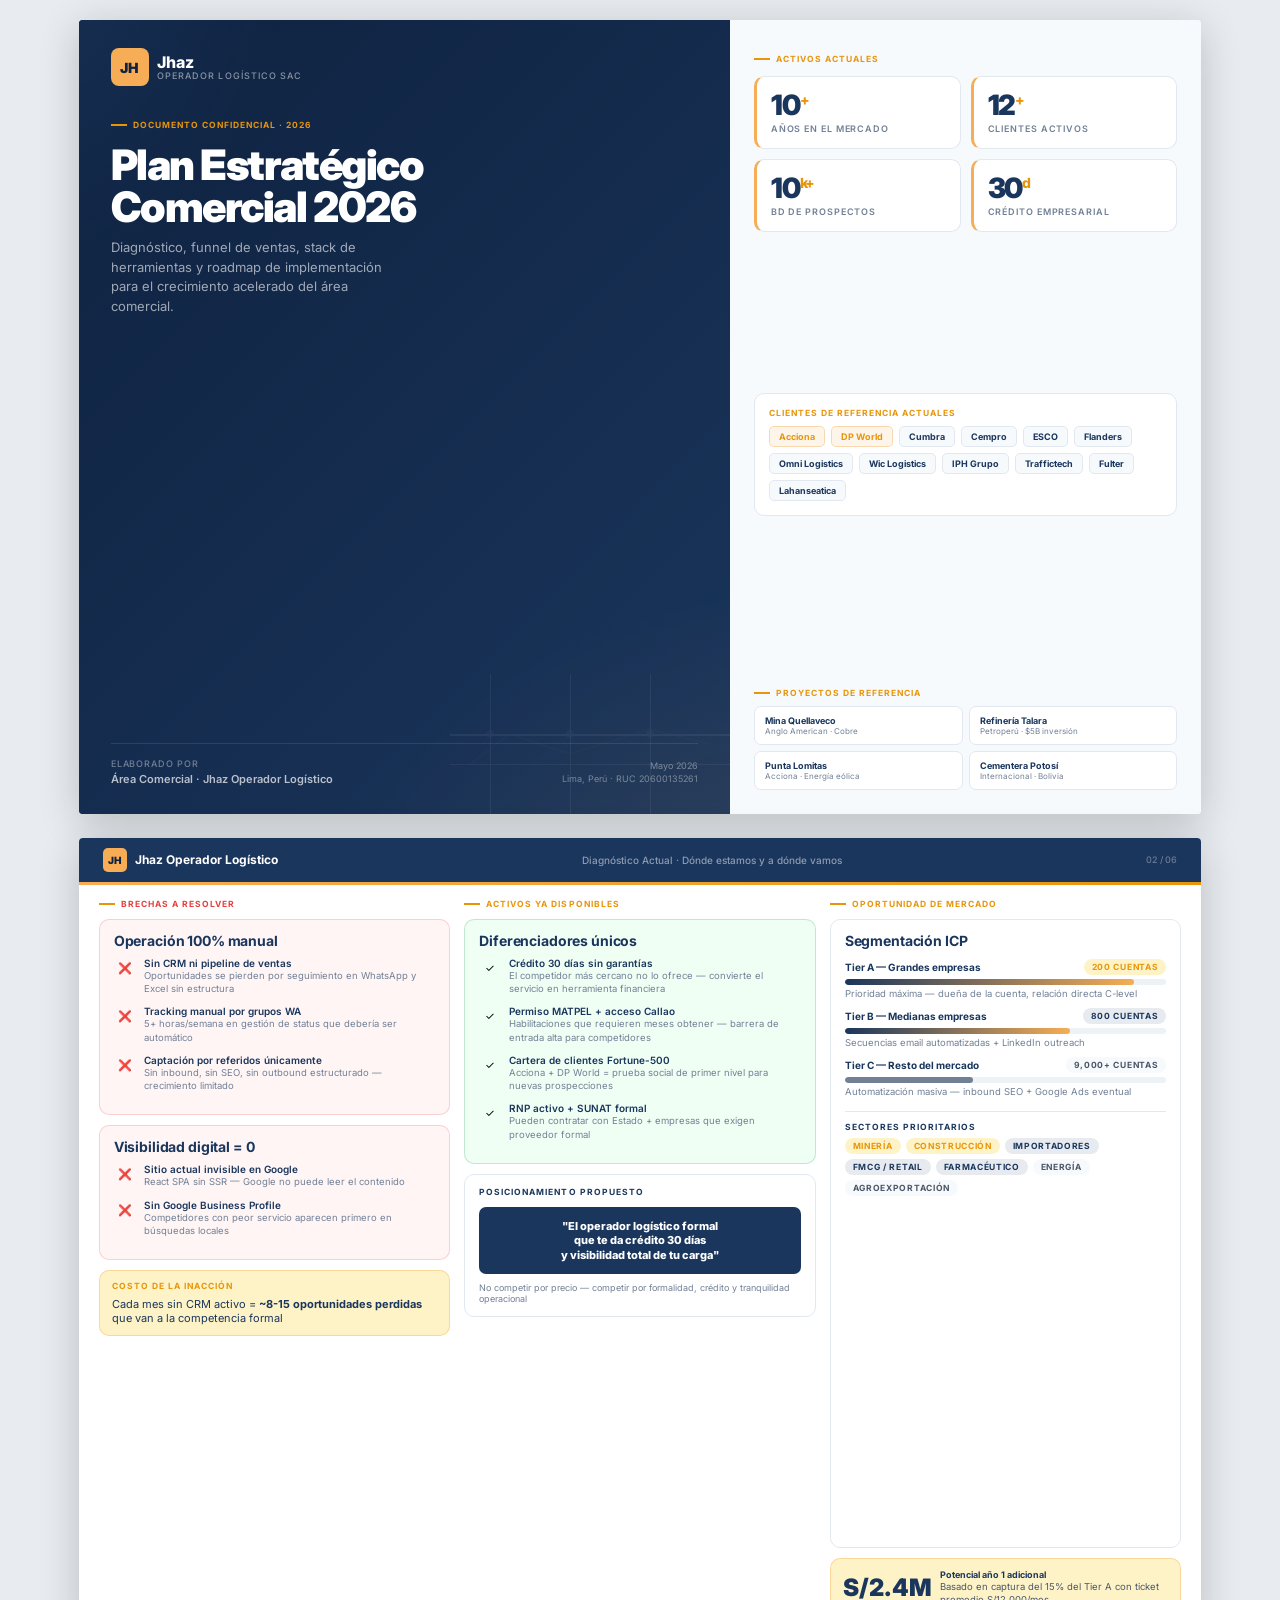
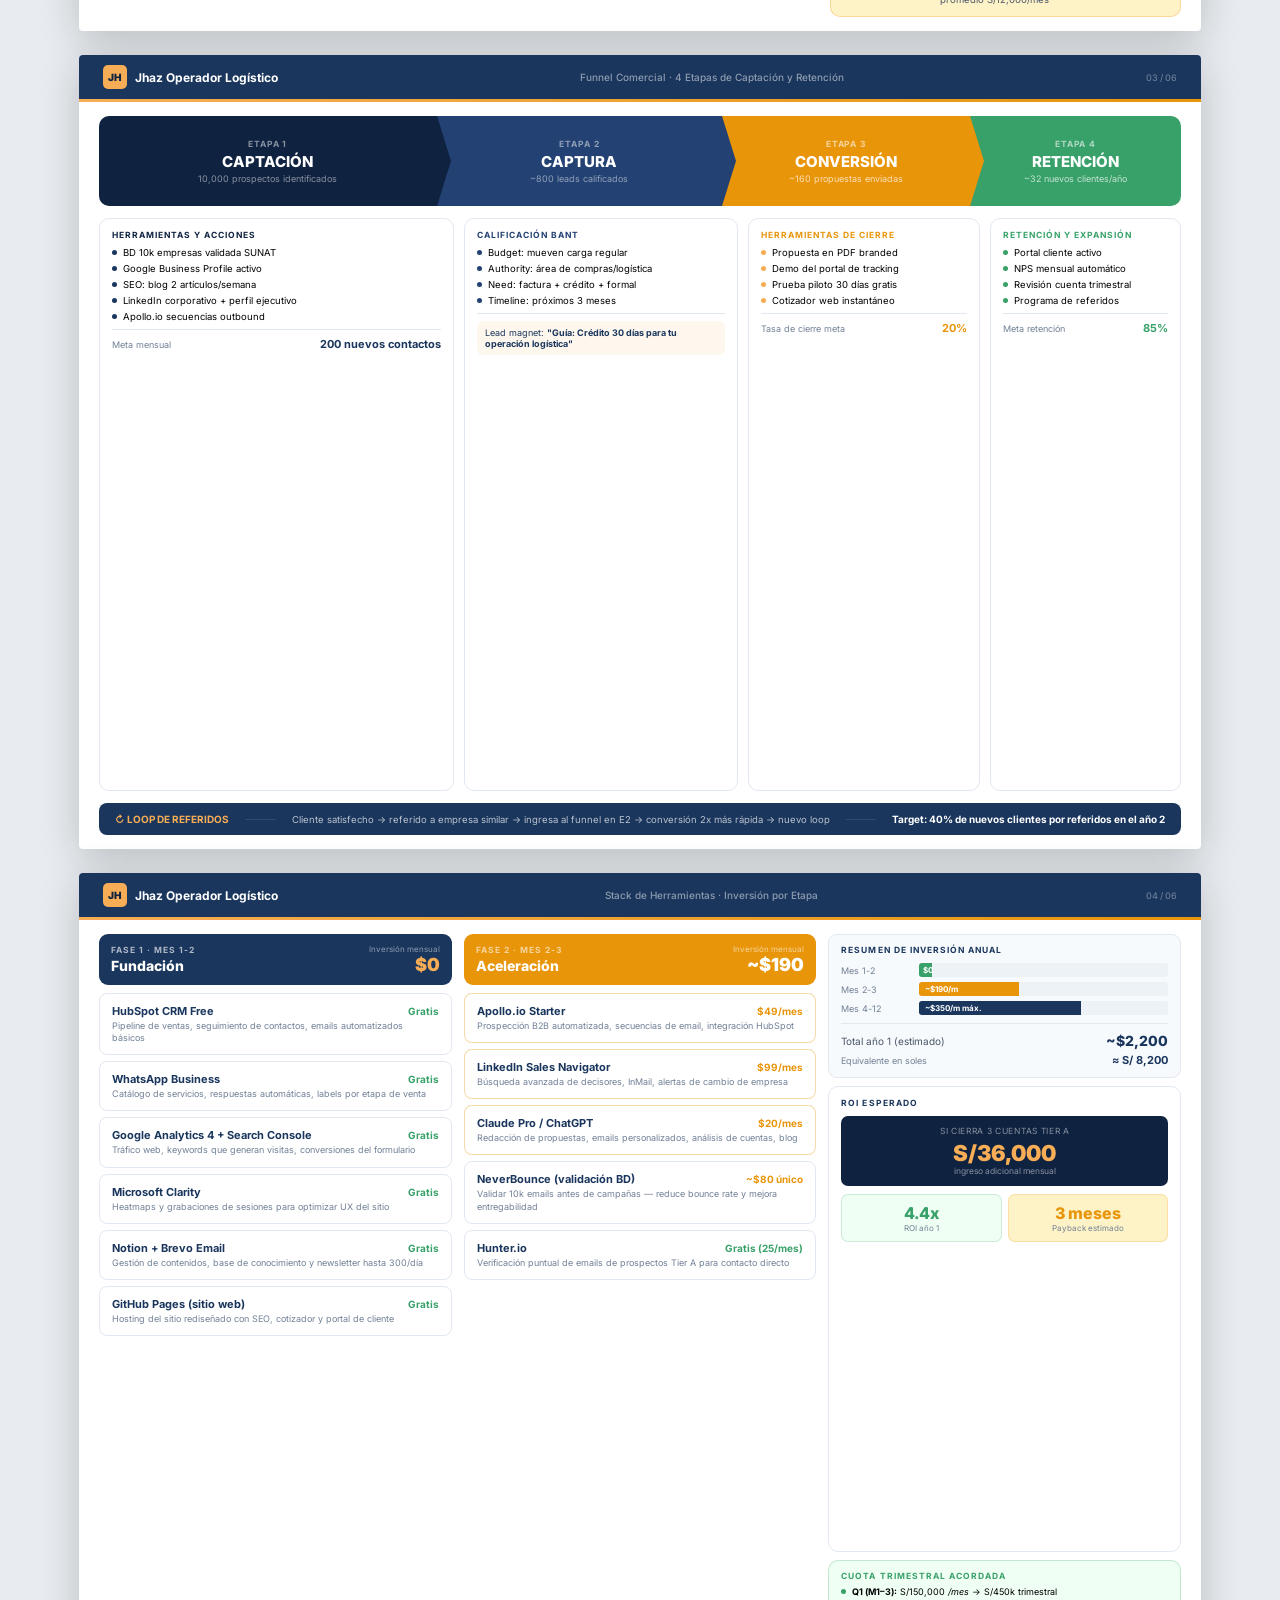
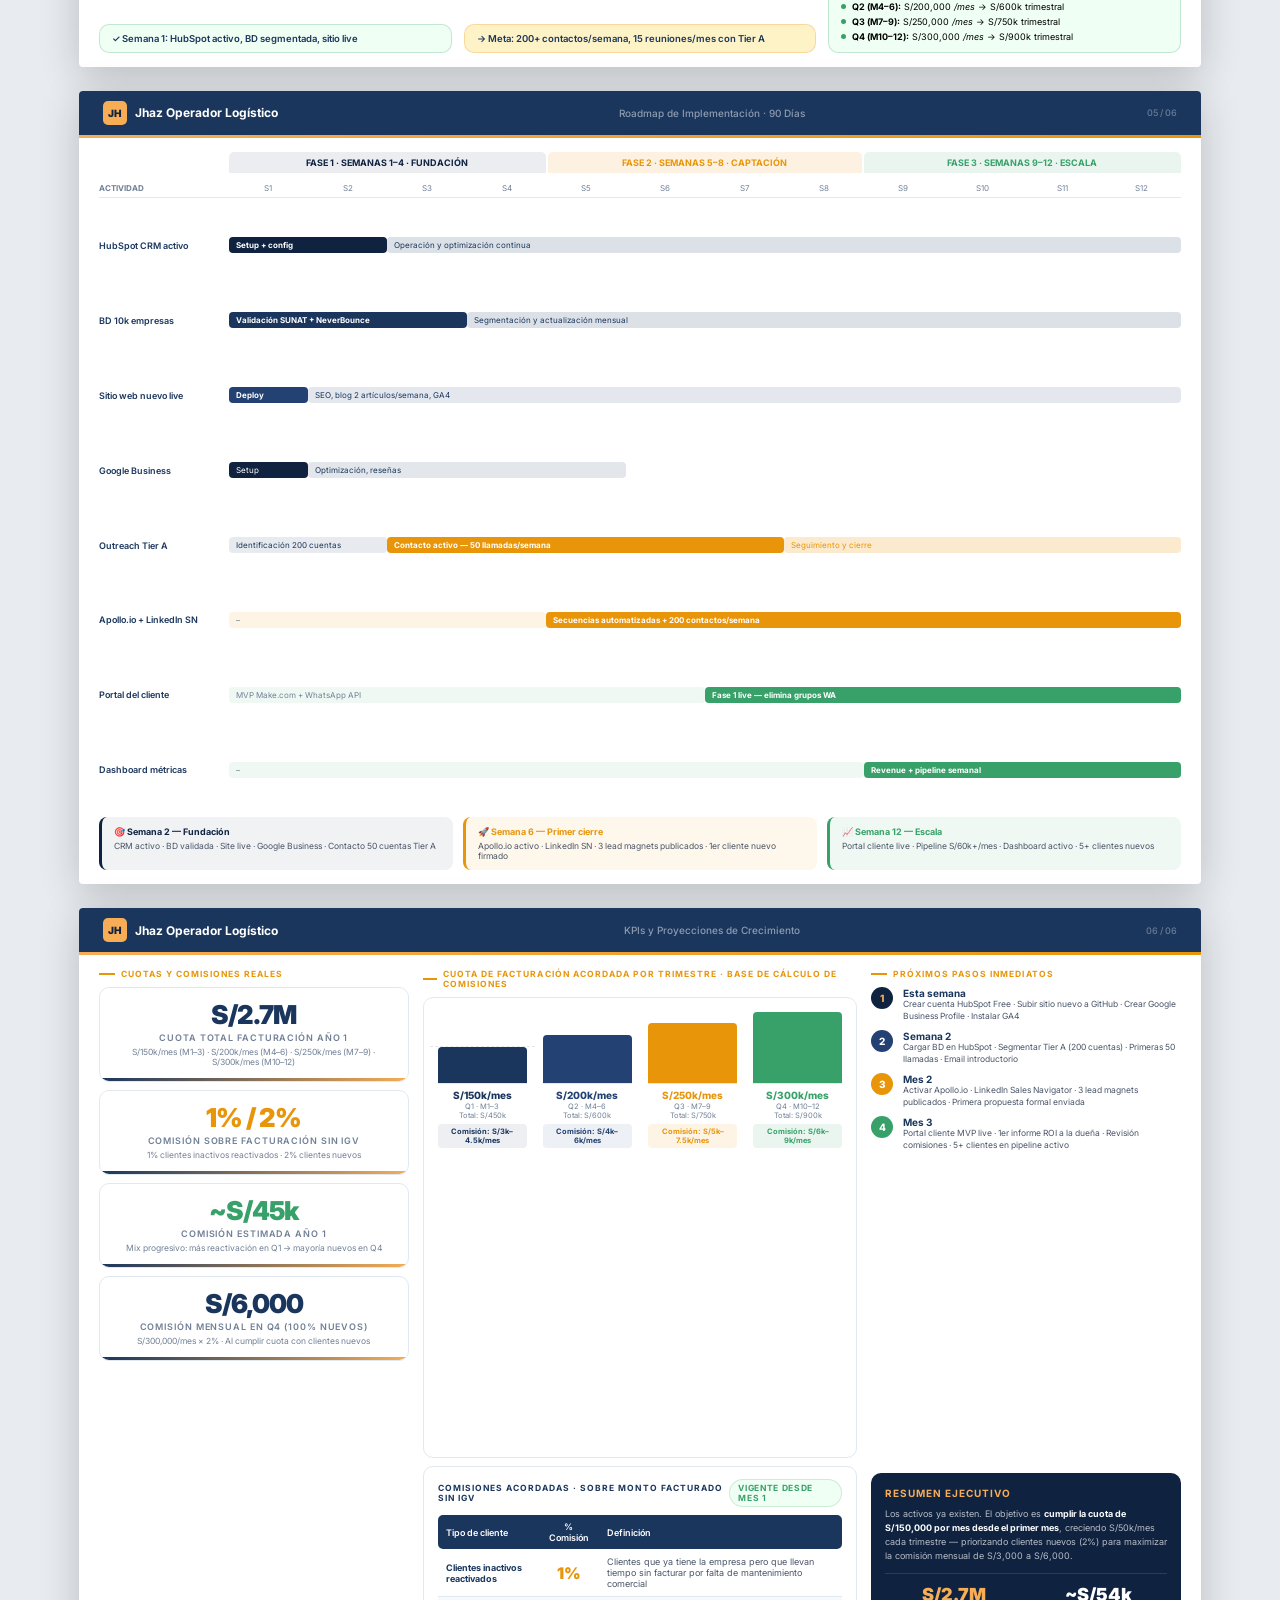
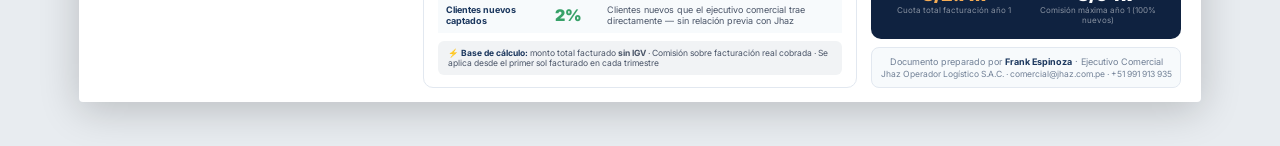
<file: plan-jhaz-2026.html>
<!DOCTYPE html>
<html lang="es">
<head>
<meta charset="UTF-8">
<meta name="viewport" content="width=device-width, initial-scale=1.0">
<title>Jhaz · Plan Estratégico Comercial 2026</title>
<link href="https://fonts.googleapis.com/css2?family=Inter:wght@300;400;500;600;700;800;900&display=swap" rel="stylesheet">

<style>
/* ========================================
   JHAZ PLAN EJECUTIVO 2026
   Formato: A4 Horizontal (297mm × 210mm)
   Paleta: Navy + Naranja
   ======================================== */
*, *::before, *::after { box-sizing: border-box; margin: 0; padding: 0; }
html { -webkit-print-color-adjust: exact; print-color-adjust: exact; }
body { font-family: 'Inter', sans-serif; background: #E8ECF0; }

:root {
  --navy: #1A365D;
  --navy-dark: #0F2240;
  --navy-mid: #234172;
  --navy-light: #2D5299;
  --orange: #F6AD55;
  --orange-dark: #E8950A;
  --orange-pale: #FEF3C7;
  --white: #FFFFFF;
  --surface: #F7FAFC;
  --surface-100: #EDF2F7;
  --border: #E2E8F0;
  --text: #1A202C;
  --t600: #4A5568;
  --t400: #718096;
  --success: #38A169;
  --success-pale: #F0FFF4;
  --danger: #E53E3E;
  --danger-pale: #FFF5F5;
}

/* === PAGE SYSTEM === */
@page { size: A4 landscape; margin: 0; }

.page {
  width: 297mm;
  height: 210mm;
  background: var(--white);
  overflow: hidden;
  position: relative;
  page-break-after: always;
  break-after: page;
  display: flex;
  flex-direction: column;
}

/* Screen preview spacing */
@media screen {
  body { padding: 20px; }
  .page {
    margin: 0 auto 24px auto;
    box-shadow: 0 8px 40px rgba(0,0,0,.2);
    border-radius: 4px;
  }
}

/* Typography */
.t-hero { font-size: 42px; font-weight: 900; letter-spacing: -.035em; line-height: 1.0; }
.t-h1 { font-size: 26px; font-weight: 800; letter-spacing: -.025em; line-height: 1.1; }
.t-h2 { font-size: 20px; font-weight: 700; letter-spacing: -.015em; line-height: 1.2; }
.t-h3 { font-size: 14px; font-weight: 700; letter-spacing: -.01em; }
.t-body { font-size: 11px; line-height: 1.55; color: var(--t600); }
.t-sm { font-size: 9.5px; color: var(--t400); line-height: 1.4; }
.t-label { font-size: 8.5px; font-weight: 700; letter-spacing: .12em; text-transform: uppercase; }
.t-orange { color: var(--orange-dark); }
.t-navy { color: var(--navy); }
.t-white { color: var(--white); }
.t-white-dim { color: rgba(255,255,255,.65); }

/* Layout utilities */
.flex { display: flex; }
.col { flex-direction: column; }
.gap-4 { gap: 4px; } .gap-6 { gap: 6px; } .gap-8 { gap: 8px; }
.gap-10 { gap: 10px; } .gap-12 { gap: 12px; } .gap-16 { gap: 16px; }
.grow { flex: 1; }
.items-c { align-items: center; }
.items-s { align-items: flex-start; }
.justify-b { justify-content: space-between; }
.justify-c { justify-content: center; }

/* Page header strip */
.pg-header {
  background: var(--navy);
  padding: 10px 24px;
  display: flex; align-items: center; justify-content: space-between;
  flex-shrink: 0;
}
.pg-header-brand { display: flex; align-items: center; gap: 8px; }
.pg-header-logo { width: 24px; height: 24px; background: var(--orange); border-radius: 5px; display: flex; align-items: center; justify-content: center; font-size: 10px; font-weight: 900; color: var(--navy-dark); }
.pg-header-name { font-size: 12px; font-weight: 700; color: white; }
.pg-header-title { font-size: 10px; color: rgba(255,255,255,.5); font-weight: 500; }
.pg-header-pg { font-size: 9px; color: rgba(255,255,255,.35); font-weight: 500; }

/* Orange accent line */
.accent-bar { height: 3px; background: linear-gradient(to right, var(--orange), var(--orange-dark)); flex-shrink: 0; }

/* Content area */
.pg-body { flex: 1; overflow: hidden; }

/* Cards */
.card { background: var(--white); border: 1.5px solid var(--border); border-radius: 10px; }
.card-navy { background: var(--navy); border-radius: 10px; }
.card-surface { background: var(--surface); border: 1.5px solid var(--border); border-radius: 10px; }
.card-orange { background: var(--orange-pale); border: 1.5px solid rgba(246,173,85,.4); border-radius: 10px; }
.card-success { background: var(--success-pale); border: 1.5px solid rgba(56,161,105,.25); border-radius: 10px; }
.card-danger { background: var(--danger-pale); border: 1.5px solid rgba(229,62,62,.2); border-radius: 10px; }

/* Tags */
.tag { display: inline-flex; align-items: center; padding: 3px 8px; border-radius: 999px; font-size: 8.5px; font-weight: 700; letter-spacing: .08em; text-transform: uppercase; }
.tag-orange { background: var(--orange-pale); color: var(--orange-dark); }
.tag-navy { background: rgba(26,54,93,.1); color: var(--navy); }
.tag-success { background: var(--success-pale); color: var(--success); border: 1px solid rgba(56,161,105,.2); }
.tag-danger { background: var(--danger-pale); color: var(--danger); }

/* Orange section tag */
.section-tag { display: inline-flex; align-items: center; gap: 6px; color: var(--orange-dark); }
.section-tag::before { content: ''; width: 16px; height: 2px; background: var(--orange-dark); }

/* Divider */
.divider { width: 1px; background: var(--border); align-self: stretch; flex-shrink: 0; }
.divider-h { height: 1px; background: var(--border); }

/* Bullet */
.bullet { width: 5px; height: 5px; border-radius: 999px; flex-shrink: 0; }
.bul-orange { background: var(--orange); }
.bul-navy { background: var(--navy); }
.bul-success { background: var(--success); }
.bul-gray { background: var(--t400); }

/* ============================================================
   PAGE 1: PORTADA
   ============================================================ */
.p1 { flex-direction: row; }
.p1-left {
  width: 58%;
  background: var(--navy-dark);
  position: relative;
  display: flex; flex-direction: column;
  justify-content: space-between;
  padding: 28px 32px;
  overflow: hidden;
}
/* Background image simulation with gradient patterns */
.p1-bg-pattern {
  position: absolute; inset: 0;
  background:
    radial-gradient(ellipse 120% 80% at 110% 120%, rgba(246,173,85,.12) 0%, transparent 60%),
    radial-gradient(ellipse 60% 60% at -10% -10%, rgba(26,54,93,.8) 0%, transparent 70%),
    linear-gradient(135deg, rgba(15,34,64,1) 0%, rgba(26,54,93,.95) 100%);
}
/* Truck silhouette lines (decorative) */
.p1-lines {
  position: absolute; bottom: 0; right: 0; opacity: .06;
  width: 280px; height: 140px;
}
.p1-right {
  width: 42%;
  background: var(--surface);
  display: flex; flex-direction: column;
  justify-content: space-between;
  padding: 24px 24px;
}
.p1-stats-grid { display: grid; grid-template-columns: 1fr 1fr; gap: 10px; }
.p1-stat {
  background: var(--white); border: 1.5px solid var(--border);
  border-radius: 10px; padding: 14px;
  border-left: 3px solid var(--orange);
}
.p1-stat-num { font-size: 28px; font-weight: 900; color: var(--navy); letter-spacing: -.04em; line-height: 1; }
.p1-stat-sup { font-size: 14px; color: var(--orange-dark); vertical-align: super; font-weight: 800; }
.p1-stat-label { font-size: 9px; color: var(--t400); font-weight: 600; text-transform: uppercase; letter-spacing: .1em; margin-top: 4px; }
.p1-client-strip {
  background: var(--white); border: 1.5px solid var(--border);
  border-radius: 10px; padding: 14px;
}
.p1-client-logos { display: flex; flex-wrap: wrap; gap: 6px; margin-top: 8px; }
.p1-client-pill {
  background: var(--surface); border: 1px solid var(--border);
  border-radius: 5px; padding: 4px 9px;
  font-size: 9px; font-weight: 700; color: var(--navy);
}
.p1-client-pill.highlight { background: rgba(246,173,85,.12); border-color: rgba(246,173,85,.4); color: var(--orange-dark); }

/* ============================================================
   PAGE 2: DIAGNÓSTICO
   ============================================================ */
.p2-grid { display: grid; grid-template-columns: 1fr 1fr 1fr; gap: 12px; height: 100%; padding: 16px 20px; }
.problem-item { display: flex; align-items: flex-start; gap: 8px; margin-bottom: 10px; }
.problem-icon { width: 22px; height: 22px; border-radius: 6px; display: flex; align-items: center; justify-content: center; flex-shrink: 0; font-size: 11px; }
.p-red { background: var(--danger-pale); }
.p-green { background: var(--success-pale); }

/* Opportunity meter */
.opp-meter { height: 6px; background: var(--surface-100); border-radius: 999px; overflow: hidden; margin-top: 4px; }
.opp-meter-fill { height: 100%; border-radius: 999px; background: linear-gradient(to right, var(--navy), var(--orange)); }

/* ============================================================
   PAGE 3: FUNNEL COMERCIAL
   ============================================================ */
.funnel-stage {
  flex: 1;
  display: flex; flex-direction: column; align-items: center;
  position: relative;
}
/* Funnel trapezoid using clip-path */
.funnel-box {
  width: 100%; flex: 1;
  display: flex; flex-direction: column;
  align-items: center; justify-content: center;
  text-align: center;
  padding: 14px 10px;
  position: relative;
  border-radius: 8px;
}
.funnel-arrow {
  width: 0; height: 0;
  border-top: 12px solid currentColor;
  border-left: 10px solid transparent;
  border-right: 10px solid transparent;
  margin: 0 -10px;
  flex-shrink: 0;
  z-index: 1;
}

/* ============================================================
   PAGE 4: STACK DE HERRAMIENTAS
   ============================================================ */
.tool-card {
  background: var(--white);
  border: 1.5px solid var(--border);
  border-radius: 8px;
  padding: 10px 12px;
}
.tool-card-name { font-size: 11px; font-weight: 700; color: var(--navy); }
.tool-card-desc { font-size: 9px; color: var(--t400); margin-top: 2px; line-height: 1.35; }
.tool-card-cost { font-size: 10px; font-weight: 700; }
.cost-free { color: var(--success); }
.cost-paid { color: var(--orange-dark); }

/* ============================================================
   PAGE 5: ROADMAP / GANTT
   ============================================================ */
.gantt-row {
  display: flex; align-items: center; gap: 0;
  height: 28px; border-radius: 0;
}
.gantt-label { width: 120px; flex-shrink: 0; font-size: 9.5px; font-weight: 600; color: var(--navy); padding-right: 10px; }
.gantt-grid { flex: 1; display: grid; position: relative; }
.gantt-bar {
  height: 18px; border-radius: 4px;
  display: flex; align-items: center; padding: 0 8px;
  font-size: 8.5px; font-weight: 700; color: white;
  position: absolute; top: 5px;
}
.gantt-week-header { display: flex; }
.gantt-wk { flex: 1; text-align: center; font-size: 8px; color: var(--t400); font-weight: 600; border-right: 1px solid var(--border); padding: 2px 0; }

/* ============================================================
   PAGE 6: KPIs Y PROYECCIONES
   ============================================================ */
.kpi-card {
  background: var(--white); border: 1.5px solid var(--border);
  border-radius: 10px; padding: 14px;
  text-align: center; position: relative; overflow: hidden;
}
.kpi-num { font-size: 26px; font-weight: 900; letter-spacing: -.04em; line-height: 1; }
.kpi-label { font-size: 9px; font-weight: 600; color: var(--t400); text-transform: uppercase; letter-spacing: .1em; margin-top: 4px; }
.kpi-note { font-size: 8.5px; color: var(--t400); margin-top: 4px; }
.kpi-card::after {
  content: ''; position: absolute; bottom: 0; left: 0; right: 0; height: 3px;
  background: linear-gradient(to right, var(--navy), var(--orange));
}

/* SVG Bar Chart */
.bar-chart { width: 100%; }
</style>
</head>
<body>

<!-- ===========================
     PÁGINA 1: PORTADA
     =========================== -->
<div class="page p1">
  <!-- LEFT: Hero -->
  <div class="p1-left">
    <div class="p1-bg-pattern"></div>

    <!-- Decorative SVG grid lines -->
    <svg class="p1-lines" viewBox="0 0 280 140" fill="none" xmlns="http://www.w3.org/2000/svg">
      <rect x="0" y="60" width="280" height="2" fill="white"/>
      <rect x="0" y="90" width="280" height="1" fill="white"/>
      <rect x="40" y="0" width="1" height="140" fill="white"/>
      <rect x="120" y="0" width="1" height="140" fill="white"/>
      <rect x="200" y="0" width="1" height="140" fill="white"/>
      <circle cx="40" cy="60" r="4" fill="white" opacity=".5"/>
      <circle cx="120" cy="60" r="4" fill="white" opacity=".5"/>
      <circle cx="200" cy="60" r="4" fill="white" opacity=".5"/>
      <path d="M20,90 L60,60 L120,80 L200,55 L260,70" stroke="white" stroke-width="1.5" opacity=".3"/>
    </svg>

    <div style="position:relative;z-index:1">
      <!-- Brand -->
      <div class="flex items-c gap-8" style="margin-bottom:24px">
        <div style="width:38px;height:38px;background:var(--orange);border-radius:8px;display:flex;align-items:center;justify-content:center;font-size:14px;font-weight:900;color:var(--navy-dark)">JH</div>
        <div>
          <div style="font-size:16px;font-weight:800;color:white;line-height:1">Jhaz</div>
          <div style="font-size:9px;color:rgba(255,255,255,.5);font-weight:500;letter-spacing:.12em;text-transform:uppercase">Operador Logístico SAC</div>
        </div>
      </div>

      <!-- Main title -->
      <div class="t-label section-tag t-white-dim" style="margin-bottom:14px">Documento confidencial · 2026</div>
      <h1 class="t-hero t-white" style="margin-bottom:10px">Plan Estratégico<br>Comercial 2026</h1>
      <p style="font-size:13px;color:rgba(255,255,255,.6);line-height:1.5;max-width:280px;margin-bottom:0">
        Diagnóstico, funnel de ventas, stack de herramientas y roadmap de implementación para el crecimiento acelerado del área comercial.
      </p>
    </div>

    <div style="position:relative;z-index:1">
      <div class="divider-h" style="background:rgba(255,255,255,.1);margin-bottom:14px"></div>
      <div class="flex items-c justify-b">
        <div>
          <div style="font-size:9px;color:rgba(255,255,255,.4);font-weight:500;letter-spacing:.1em;text-transform:uppercase;margin-bottom:3px">Elaborado por</div>
          <div style="font-size:11px;color:rgba(255,255,255,.7);font-weight:600">Área Comercial · Jhaz Operador Logístico</div>
        </div>
        <div style="text-align:right">
          <div style="font-size:9px;color:rgba(255,255,255,.4);margin-bottom:2px">Mayo 2026</div>
          <div style="font-size:9px;color:rgba(255,255,255,.4)">Lima, Perú · RUC 20600135261</div>
        </div>
      </div>
    </div>
  </div>

  <!-- RIGHT: Stats + Clients -->
  <div class="p1-right">
    <div>
      <div class="t-label t-orange section-tag" style="margin-bottom:12px">Activos actuales</div>
      <div class="p1-stats-grid">
        <div class="p1-stat">
          <div class="p1-stat-num">10<span class="p1-stat-sup">+</span></div>
          <div class="p1-stat-label">Años en el mercado</div>
        </div>
        <div class="p1-stat">
          <div class="p1-stat-num">12<span class="p1-stat-sup">+</span></div>
          <div class="p1-stat-label">Clientes activos</div>
        </div>
        <div class="p1-stat">
          <div class="p1-stat-num">10<span class="p1-stat-sup">k+</span></div>
          <div class="p1-stat-label">BD de prospectos</div>
        </div>
        <div class="p1-stat">
          <div class="p1-stat-num">30<span class="p1-stat-sup">d</span></div>
          <div class="p1-stat-label">Crédito empresarial</div>
        </div>
      </div>
    </div>

    <div class="p1-client-strip">
      <div class="t-label t-orange" style="margin-bottom:6px">Clientes de referencia actuales</div>
      <div class="p1-client-logos">
        <div class="p1-client-pill highlight">Acciona</div>
        <div class="p1-client-pill highlight">DP World</div>
        <div class="p1-client-pill">Cumbra</div>
        <div class="p1-client-pill">Cempro</div>
        <div class="p1-client-pill">ESCO</div>
        <div class="p1-client-pill">Flanders</div>
        <div class="p1-client-pill">Omni Logistics</div>
        <div class="p1-client-pill">Wic Logistics</div>
        <div class="p1-client-pill">IPH Grupo</div>
        <div class="p1-client-pill">Traffictech</div>
        <div class="p1-client-pill">Fulter</div>
        <div class="p1-client-pill">Lahanseatica</div>
      </div>
    </div>

    <div>
      <div class="t-label t-orange section-tag" style="margin-bottom:8px">Proyectos de referencia</div>
      <div style="display:grid;grid-template-columns:1fr 1fr;gap:6px">
        <div style="background:var(--white);border:1.5px solid var(--border);border-radius:7px;padding:8px 10px">
          <div style="font-size:9px;font-weight:700;color:var(--navy)">Mina Quellaveco</div>
          <div style="font-size:8px;color:var(--t400)">Anglo American · Cobre</div>
        </div>
        <div style="background:var(--white);border:1.5px solid var(--border);border-radius:7px;padding:8px 10px">
          <div style="font-size:9px;font-weight:700;color:var(--navy)">Refinería Talara</div>
          <div style="font-size:8px;color:var(--t400)">Petroperú · $5B inversión</div>
        </div>
        <div style="background:var(--white);border:1.5px solid var(--border);border-radius:7px;padding:8px 10px">
          <div style="font-size:9px;font-weight:700;color:var(--navy)">Punta Lomitas</div>
          <div style="font-size:8px;color:var(--t400)">Acciona · Energía eólica</div>
        </div>
        <div style="background:var(--white);border:1.5px solid var(--border);border-radius:7px;padding:8px 10px">
          <div style="font-size:9px;font-weight:700;color:var(--navy)">Cementera Potosí</div>
          <div style="font-size:8px;color:var(--t400)">Internacional · Bolivia</div>
        </div>
      </div>
    </div>
  </div>
</div>

<!-- ===========================
     PÁGINA 2: DIAGNÓSTICO
     =========================== -->
<div class="page">
  <div class="pg-header">
    <div class="pg-header-brand">
      <div class="pg-header-logo">JH</div>
      <div class="pg-header-name">Jhaz Operador Logístico</div>
    </div>
    <div class="pg-header-title">Diagnóstico Actual · Dónde estamos y a dónde vamos</div>
    <div class="pg-header-pg">02 / 06</div>
  </div>
  <div class="accent-bar"></div>

  <div style="flex:1;display:grid;grid-template-columns:1fr 1fr 1fr;gap:14px;padding:14px 20px;overflow:hidden">

    <!-- Col 1: Problemas -->
    <div class="flex col gap-10">
      <div class="t-label section-tag" style="color:var(--danger)">Brechas a resolver</div>

      <div class="card-danger" style="padding:12px 14px">
        <div class="t-h3 t-navy" style="margin-bottom:8px">Operación 100% manual</div>
        <div class="problem-item">
          <div class="problem-icon p-red">❌</div>
          <div>
            <div style="font-size:10px;font-weight:600;color:var(--navy)">Sin CRM ni pipeline de ventas</div>
            <div class="t-sm">Oportunidades se pierden por seguimiento en WhatsApp y Excel sin estructura</div>
          </div>
        </div>
        <div class="problem-item">
          <div class="problem-icon p-red">❌</div>
          <div>
            <div style="font-size:10px;font-weight:600;color:var(--navy)">Tracking manual por grupos WA</div>
            <div class="t-sm">5+ horas/semana en gestión de status que debería ser automático</div>
          </div>
        </div>
        <div class="problem-item">
          <div class="problem-icon p-red">❌</div>
          <div>
            <div style="font-size:10px;font-weight:600;color:var(--navy)">Captación por referidos únicamente</div>
            <div class="t-sm">Sin inbound, sin SEO, sin outbound estructurado — crecimiento limitado</div>
          </div>
        </div>
      </div>

      <div class="card-danger" style="padding:12px 14px">
        <div class="t-h3 t-navy" style="margin-bottom:8px">Visibilidad digital = 0</div>
        <div class="problem-item">
          <div class="problem-icon p-red">❌</div>
          <div>
            <div style="font-size:10px;font-weight:600;color:var(--navy)">Sitio actual invisible en Google</div>
            <div class="t-sm">React SPA sin SSR — Google no puede leer el contenido</div>
          </div>
        </div>
        <div class="problem-item">
          <div class="problem-icon p-red">❌</div>
          <div>
            <div style="font-size:10px;font-weight:600;color:var(--navy)">Sin Google Business Profile</div>
            <div class="t-sm">Competidores con peor servicio aparecen primero en búsquedas locales</div>
          </div>
        </div>
      </div>

      <!-- Urgency meter -->
      <div class="card-orange" style="padding:10px 12px">
        <div class="t-label t-orange" style="margin-bottom:6px">Costo de la inacción</div>
        <div style="font-size:11px;color:var(--navy)">Cada mes sin CRM activo = <strong>~8-15 oportunidades perdidas</strong> que van a la competencia formal</div>
      </div>
    </div>

    <!-- Col 2: Activos (lo que ya tienen) -->
    <div class="flex col gap-10">
      <div class="t-label section-tag t-orange">Activos ya disponibles</div>

      <div class="card-success" style="padding:12px 14px">
        <div class="t-h3 t-navy" style="margin-bottom:8px">Diferenciadores únicos</div>
        <div class="problem-item">
          <div class="problem-icon p-green">✓</div>
          <div>
            <div style="font-size:10px;font-weight:600;color:var(--navy)">Crédito 30 días sin garantías</div>
            <div class="t-sm">El competidor más cercano no lo ofrece — convierte el servicio en herramienta financiera</div>
          </div>
        </div>
        <div class="problem-item">
          <div class="problem-icon p-green">✓</div>
          <div>
            <div style="font-size:10px;font-weight:600;color:var(--navy)">Permiso MATPEL + acceso Callao</div>
            <div class="t-sm">Habilitaciones que requieren meses obtener — barrera de entrada alta para competidores</div>
          </div>
        </div>
        <div class="problem-item">
          <div class="problem-icon p-green">✓</div>
          <div>
            <div style="font-size:10px;font-weight:600;color:var(--navy)">Cartera de clientes Fortune-500</div>
            <div class="t-sm">Acciona + DP World = prueba social de primer nivel para nuevas prospecciones</div>
          </div>
        </div>
        <div class="problem-item">
          <div class="problem-icon p-green">✓</div>
          <div>
            <div style="font-size:10px;font-weight:600;color:var(--navy)">RNP activo + SUNAT formal</div>
            <div class="t-sm">Pueden contratar con Estado + empresas que exigen proveedor formal</div>
          </div>
        </div>
      </div>

      <!-- Posicionamiento visual -->
      <div class="card" style="padding:12px 14px">
        <div class="t-label t-navy" style="margin-bottom:10px">Posicionamiento propuesto</div>
        <div style="background:var(--navy);border-radius:7px;padding:12px;text-align:center">
          <div style="font-size:11px;font-weight:800;color:white;line-height:1.3">"El operador logístico formal<br>que te da crédito 30 días<br>y visibilidad total de tu carga"</div>
        </div>
        <div style="margin-top:8px;font-size:9px;color:var(--t400)">No competir por precio — competir por formalidad, crédito y tranquilidad operacional</div>
      </div>
    </div>

    <!-- Col 3: Oportunidad de mercado -->
    <div class="flex col gap-10">
      <div class="t-label section-tag t-navy">Oportunidad de mercado</div>

      <div class="card" style="padding:12px 14px;flex:1">
        <div class="t-h3 t-navy" style="margin-bottom:10px">Segmentación ICP</div>

        <div style="margin-bottom:8px">
          <div class="flex items-c justify-b" style="margin-bottom:3px">
            <div style="font-size:10px;font-weight:700;color:var(--navy)">Tier A — Grandes empresas</div>
            <span class="tag tag-orange">200 cuentas</span>
          </div>
          <div class="opp-meter"><div class="opp-meter-fill" style="width:90%"></div></div>
          <div class="t-sm" style="margin-top:2px">Prioridad máxima — dueña de la cuenta, relación directa C-level</div>
        </div>

        <div style="margin-bottom:8px">
          <div class="flex items-c justify-b" style="margin-bottom:3px">
            <div style="font-size:10px;font-weight:700;color:var(--navy)">Tier B — Medianas empresas</div>
            <span class="tag tag-navy">800 cuentas</span>
          </div>
          <div class="opp-meter"><div class="opp-meter-fill" style="width:70%"></div></div>
          <div class="t-sm" style="margin-top:2px">Secuencias email automatizadas + LinkedIn outreach</div>
        </div>

        <div style="margin-bottom:12px">
          <div class="flex items-c justify-b" style="margin-bottom:3px">
            <div style="font-size:10px;font-weight:700;color:var(--navy)">Tier C — Resto del mercado</div>
            <span class="tag" style="background:var(--surface);color:var(--t600)">9,000+ cuentas</span>
          </div>
          <div class="opp-meter"><div class="opp-meter-fill" style="width:40%;background:var(--t400)"></div></div>
          <div class="t-sm" style="margin-top:2px">Automatización masiva — inbound SEO + Google Ads eventual</div>
        </div>

        <div class="divider-h" style="margin-bottom:10px"></div>

        <div class="t-label t-navy" style="margin-bottom:6px">Sectores prioritarios</div>
        <div style="display:flex;flex-wrap:wrap;gap:5px">
          <span class="tag tag-orange">Minería</span>
          <span class="tag tag-orange">Construcción</span>
          <span class="tag tag-navy">Importadores</span>
          <span class="tag tag-navy">FMCG / Retail</span>
          <span class="tag tag-navy">Farmacéutico</span>
          <span class="tag" style="background:var(--surface);color:var(--t600)">Energía</span>
          <span class="tag" style="background:var(--surface);color:var(--t600)">Agroexportación</span>
        </div>
      </div>

      <div class="card-orange" style="padding:10px 12px">
        <div class="flex items-c gap-8">
          <div style="font-size:24px;font-weight:900;color:var(--navy)">S/2.4M</div>
          <div>
            <div style="font-size:9px;font-weight:700;color:var(--navy)">Potencial año 1 adicional</div>
            <div class="t-sm" style="color:var(--t600)">Basado en captura del 15% del Tier A con ticket promedio S/12,000/mes</div>
          </div>
        </div>
      </div>
    </div>
  </div>
</div>

<!-- ===========================
     PÁGINA 3: FUNNEL COMERCIAL
     =========================== -->
<div class="page">
  <div class="pg-header">
    <div class="pg-header-brand">
      <div class="pg-header-logo">JH</div>
      <div class="pg-header-name">Jhaz Operador Logístico</div>
    </div>
    <div class="pg-header-title">Funnel Comercial · 4 Etapas de Captación y Retención</div>
    <div class="pg-header-pg">03 / 06</div>
  </div>
  <div class="accent-bar"></div>

  <div style="flex:1;display:flex;flex-direction:column;padding:14px 20px;gap:12px;overflow:hidden">

    <!-- Funnel visual horizontal -->
    <div style="display:flex;align-items:stretch;gap:0;height:90px;border-radius:10px;overflow:hidden">
      <!-- E1: Captación -->
      <div style="flex:1.3;background:var(--navy-dark);display:flex;flex-direction:column;align-items:center;justify-content:center;padding:10px;position:relative">
        <div style="font-size:8.5px;font-weight:700;color:rgba(255,255,255,.5);letter-spacing:.1em;text-transform:uppercase;margin-bottom:3px">Etapa 1</div>
        <div style="font-size:15px;font-weight:800;color:white">CAPTACIÓN</div>
        <div style="font-size:9px;color:rgba(255,255,255,.5);margin-top:2px">10,000 prospectos identificados</div>
        <div style="position:absolute;right:-14px;top:0;bottom:0;width:0;height:0;border-top:45px solid transparent;border-bottom:45px solid transparent;border-left:14px solid var(--navy-dark);z-index:2"></div>
      </div>
      <!-- E2: Calificación -->
      <div style="flex:1;background:var(--navy-mid);display:flex;flex-direction:column;align-items:center;justify-content:center;padding:10px 20px;position:relative">
        <div style="font-size:8.5px;font-weight:700;color:rgba(255,255,255,.5);letter-spacing:.1em;text-transform:uppercase;margin-bottom:3px">Etapa 2</div>
        <div style="font-size:15px;font-weight:800;color:white">CAPTURA</div>
        <div style="font-size:9px;color:rgba(255,255,255,.5);margin-top:2px">~800 leads calificados</div>
        <div style="position:absolute;right:-14px;top:0;bottom:0;width:0;height:0;border-top:45px solid transparent;border-bottom:45px solid transparent;border-left:14px solid var(--navy-mid);z-index:2"></div>
      </div>
      <!-- E3: Conversión -->
      <div style="flex:.85;background:var(--orange-dark);display:flex;flex-direction:column;align-items:center;justify-content:center;padding:10px 20px;position:relative">
        <div style="font-size:8.5px;font-weight:700;color:rgba(255,255,255,.6);letter-spacing:.1em;text-transform:uppercase;margin-bottom:3px">Etapa 3</div>
        <div style="font-size:15px;font-weight:800;color:white">CONVERSIÓN</div>
        <div style="font-size:9px;color:rgba(255,255,255,.7);margin-top:2px">~160 propuestas enviadas</div>
        <div style="position:absolute;right:-14px;top:0;bottom:0;width:0;height:0;border-top:45px solid transparent;border-bottom:45px solid transparent;border-left:14px solid var(--orange-dark);z-index:2"></div>
      </div>
      <!-- E4: Retención -->
      <div style="flex:.7;background:var(--success);display:flex;flex-direction:column;align-items:center;justify-content:center;padding:10px 20px">
        <div style="font-size:8.5px;font-weight:700;color:rgba(255,255,255,.6);letter-spacing:.1em;text-transform:uppercase;margin-bottom:3px">Etapa 4</div>
        <div style="font-size:15px;font-weight:800;color:white">RETENCIÓN</div>
        <div style="font-size:9px;color:rgba(255,255,255,.7);margin-top:2px">~32 nuevos clientes/año</div>
      </div>
    </div>

    <!-- Detalle por etapa — 4 columnas -->
    <div style="flex:1;display:grid;grid-template-columns:1.3fr 1fr .85fr .7fr;gap:10px">

      <!-- E1 Detail -->
      <div class="card" style="padding:11px 12px">
        <div class="t-label" style="color:var(--navy-dark);margin-bottom:7px">Herramientas y acciones</div>
        <div style="display:flex;flex-direction:column;gap:5px">
          <div class="flex items-c gap-6"><div class="bullet bul-navy"></div><div style="font-size:9.5px">BD 10k empresas validada SUNAT</div></div>
          <div class="flex items-c gap-6"><div class="bullet bul-navy"></div><div style="font-size:9.5px">Google Business Profile activo</div></div>
          <div class="flex items-c gap-6"><div class="bullet bul-navy"></div><div style="font-size:9.5px">SEO: blog 2 artículos/semana</div></div>
          <div class="flex items-c gap-6"><div class="bullet bul-navy"></div><div style="font-size:9.5px">LinkedIn corporativo + perfil ejecutivo</div></div>
          <div class="flex items-c gap-6"><div class="bullet bul-navy"></div><div style="font-size:9.5px">Apollo.io secuencias outbound</div></div>
        </div>
        <div class="divider-h" style="margin:7px 0"></div>
        <div class="flex items-c justify-b">
          <div style="font-size:9px;color:var(--t400)">Meta mensual</div>
          <div style="font-size:11px;font-weight:700;color:var(--navy)">200 nuevos contactos</div>
        </div>
      </div>

      <!-- E2 Detail -->
      <div class="card" style="padding:11px 12px">
        <div class="t-label" style="color:var(--navy-mid);margin-bottom:7px">Calificación BANT</div>
        <div style="display:flex;flex-direction:column;gap:5px">
          <div class="flex items-c gap-6"><div class="bullet" style="background:var(--navy-mid)"></div><div style="font-size:9.5px">Budget: mueven carga regular</div></div>
          <div class="flex items-c gap-6"><div class="bullet" style="background:var(--navy-mid)"></div><div style="font-size:9.5px">Authority: área de compras/logística</div></div>
          <div class="flex items-c gap-6"><div class="bullet" style="background:var(--navy-mid)"></div><div style="font-size:9.5px">Need: factura + crédito + formal</div></div>
          <div class="flex items-c gap-6"><div class="bullet" style="background:var(--navy-mid)"></div><div style="font-size:9.5px">Timeline: próximos 3 meses</div></div>
        </div>
        <div class="divider-h" style="margin:7px 0"></div>
        <div style="background:rgba(246,173,85,.1);border-radius:6px;padding:6px 8px">
          <div style="font-size:9px;color:var(--navy)">Lead magnet: <strong>"Guía: Crédito 30 días para tu operación logística"</strong></div>
        </div>
      </div>

      <!-- E3 Detail -->
      <div class="card" style="padding:11px 12px">
        <div class="t-label" style="color:var(--orange-dark);margin-bottom:7px">Herramientas de cierre</div>
        <div style="display:flex;flex-direction:column;gap:5px">
          <div class="flex items-c gap-6"><div class="bullet bul-orange"></div><div style="font-size:9.5px">Propuesta en PDF branded</div></div>
          <div class="flex items-c gap-6"><div class="bullet bul-orange"></div><div style="font-size:9.5px">Demo del portal de tracking</div></div>
          <div class="flex items-c gap-6"><div class="bullet bul-orange"></div><div style="font-size:9.5px">Prueba piloto 30 días gratis</div></div>
          <div class="flex items-c gap-6"><div class="bullet bul-orange"></div><div style="font-size:9.5px">Cotizador web instantáneo</div></div>
        </div>
        <div class="divider-h" style="margin:7px 0"></div>
        <div class="flex items-c justify-b">
          <div style="font-size:9px;color:var(--t400)">Tasa de cierre meta</div>
          <div style="font-size:11px;font-weight:700;color:var(--orange-dark)">20%</div>
        </div>
      </div>

      <!-- E4 Detail -->
      <div class="card" style="padding:11px 12px">
        <div class="t-label" style="color:var(--success);margin-bottom:7px">Retención y expansión</div>
        <div style="display:flex;flex-direction:column;gap:5px">
          <div class="flex items-c gap-6"><div class="bullet bul-success"></div><div style="font-size:9.5px">Portal cliente activo</div></div>
          <div class="flex items-c gap-6"><div class="bullet bul-success"></div><div style="font-size:9.5px">NPS mensual automático</div></div>
          <div class="flex items-c gap-6"><div class="bullet bul-success"></div><div style="font-size:9.5px">Revisión cuenta trimestral</div></div>
          <div class="flex items-c gap-6"><div class="bullet bul-success"></div><div style="font-size:9.5px">Programa de referidos</div></div>
        </div>
        <div class="divider-h" style="margin:7px 0"></div>
        <div class="flex items-c justify-b">
          <div style="font-size:9px;color:var(--t400)">Meta retención</div>
          <div style="font-size:11px;font-weight:700;color:var(--success)">85%</div>
        </div>
      </div>
    </div>

    <!-- Loop de referidos -->
    <div style="background:var(--navy);border-radius:8px;padding:10px 16px;display:flex;align-items:center;gap:16px">
      <div style="font-size:10px;font-weight:700;color:var(--orange)">↻ LOOP DE REFERIDOS</div>
      <div style="flex:1;height:1px;background:rgba(255,255,255,.1)"></div>
      <div style="font-size:9.5px;color:rgba(255,255,255,.7)">Cliente satisfecho → referido a empresa similar → ingresa al funnel en E2 → conversión 2x más rápida → nuevo loop</div>
      <div style="flex:1;height:1px;background:rgba(255,255,255,.1)"></div>
      <div style="font-size:10px;font-weight:700;color:white">Target: 40% de nuevos clientes por referidos en el año 2</div>
    </div>
  </div>
</div>

<!-- ===========================
     PÁGINA 4: STACK DE HERRAMIENTAS
     =========================== -->
<div class="page">
  <div class="pg-header">
    <div class="pg-header-brand">
      <div class="pg-header-logo">JH</div>
      <div class="pg-header-name">Jhaz Operador Logístico</div>
    </div>
    <div class="pg-header-title">Stack de Herramientas · Inversión por Etapa</div>
    <div class="pg-header-pg">04 / 06</div>
  </div>
  <div class="accent-bar"></div>

  <div style="flex:1;display:grid;grid-template-columns:1fr 1fr 1fr;gap:12px;padding:14px 20px;overflow:hidden">

    <!-- Fase 1 -->
    <div class="flex col gap-8">
      <div style="background:var(--navy);border-radius:9px;padding:10px 12px">
        <div class="flex items-c justify-b">
          <div>
            <div class="t-label t-white-dim">Fase 1 · Mes 1-2</div>
            <div style="font-size:14px;font-weight:800;color:white;margin-top:2px">Fundación</div>
          </div>
          <div style="text-align:right">
            <div style="font-size:8px;color:rgba(255,255,255,.5)">Inversión mensual</div>
            <div style="font-size:18px;font-weight:900;color:var(--orange)">$0</div>
          </div>
        </div>
      </div>

      <div class="flex col gap-6" style="flex:1">
        <div class="tool-card">
          <div class="flex items-c justify-b">
            <div class="tool-card-name">HubSpot CRM Free</div>
            <div class="tool-card-cost cost-free">Gratis</div>
          </div>
          <div class="tool-card-desc">Pipeline de ventas, seguimiento de contactos, emails automatizados básicos</div>
        </div>
        <div class="tool-card">
          <div class="flex items-c justify-b">
            <div class="tool-card-name">WhatsApp Business</div>
            <div class="tool-card-cost cost-free">Gratis</div>
          </div>
          <div class="tool-card-desc">Catálogo de servicios, respuestas automáticas, labels por etapa de venta</div>
        </div>
        <div class="tool-card">
          <div class="flex items-c justify-b">
            <div class="tool-card-name">Google Analytics 4 + Search Console</div>
            <div class="tool-card-cost cost-free">Gratis</div>
          </div>
          <div class="tool-card-desc">Tráfico web, keywords que generan visitas, conversiones del formulario</div>
        </div>
        <div class="tool-card">
          <div class="flex items-c justify-b">
            <div class="tool-card-name">Microsoft Clarity</div>
            <div class="tool-card-cost cost-free">Gratis</div>
          </div>
          <div class="tool-card-desc">Heatmaps y grabaciones de sesiones para optimizar UX del sitio</div>
        </div>
        <div class="tool-card">
          <div class="flex items-c justify-b">
            <div class="tool-card-name">Notion + Brevo Email</div>
            <div class="tool-card-cost cost-free">Gratis</div>
          </div>
          <div class="tool-card-desc">Gestión de contenidos, base de conocimiento y newsletter hasta 300/día</div>
        </div>
        <div class="tool-card">
          <div class="flex items-c justify-b">
            <div class="tool-card-name">GitHub Pages (sitio web)</div>
            <div class="tool-card-cost cost-free">Gratis</div>
          </div>
          <div class="tool-card-desc">Hosting del sitio rediseñado con SEO, cotizador y portal de cliente</div>
        </div>
      </div>

      <div class="card-success" style="padding:8px 12px">
        <div style="font-size:9.5px;color:var(--navy);font-weight:600">✓ Semana 1: HubSpot activo, BD segmentada, sitio live</div>
      </div>
    </div>

    <!-- Fase 2 -->
    <div class="flex col gap-8">
      <div style="background:var(--orange-dark);border-radius:9px;padding:10px 12px">
        <div class="flex items-c justify-b">
          <div>
            <div class="t-label" style="color:rgba(255,255,255,.6)">Fase 2 · Mes 2-3</div>
            <div style="font-size:14px;font-weight:800;color:white;margin-top:2px">Aceleración</div>
          </div>
          <div style="text-align:right">
            <div style="font-size:8px;color:rgba(255,255,255,.6)">Inversión mensual</div>
            <div style="font-size:18px;font-weight:900;color:white">~$190</div>
          </div>
        </div>
      </div>

      <div class="flex col gap-6" style="flex:1">
        <div class="tool-card" style="border-color:rgba(232,149,10,.35)">
          <div class="flex items-c justify-b">
            <div class="tool-card-name">Apollo.io Starter</div>
            <div class="tool-card-cost cost-paid">$49/mes</div>
          </div>
          <div class="tool-card-desc">Prospección B2B automatizada, secuencias de email, integración HubSpot</div>
        </div>
        <div class="tool-card" style="border-color:rgba(232,149,10,.35)">
          <div class="flex items-c justify-b">
            <div class="tool-card-name">LinkedIn Sales Navigator</div>
            <div class="tool-card-cost cost-paid">$99/mes</div>
          </div>
          <div class="tool-card-desc">Búsqueda avanzada de decisores, InMail, alertas de cambio de empresa</div>
        </div>
        <div class="tool-card" style="border-color:rgba(232,149,10,.35)">
          <div class="flex items-c justify-b">
            <div class="tool-card-name">Claude Pro / ChatGPT</div>
            <div class="tool-card-cost cost-paid">$20/mes</div>
          </div>
          <div class="tool-card-desc">Redacción de propuestas, emails personalizados, análisis de cuentas, blog</div>
        </div>
        <div class="tool-card">
          <div class="flex items-c justify-b">
            <div class="tool-card-name">NeverBounce (validación BD)</div>
            <div class="tool-card-cost cost-paid">~$80 único</div>
          </div>
          <div class="tool-card-desc">Validar 10k emails antes de campañas — reduce bounce rate y mejora entregabilidad</div>
        </div>
        <div class="tool-card">
          <div class="flex items-c justify-b">
            <div class="tool-card-name">Hunter.io</div>
            <div class="tool-card-cost cost-free">Gratis (25/mes)</div>
          </div>
          <div class="tool-card-desc">Verificación puntual de emails de prospectos Tier A para contacto directo</div>
        </div>
      </div>

      <div class="card-orange" style="padding:8px 12px">
        <div style="font-size:9.5px;color:var(--navy);font-weight:600">→ Meta: 200+ contactos/semana, 15 reuniones/mes con Tier A</div>
      </div>
    </div>

    <!-- Resumen de inversión -->
    <div class="flex col gap-8">
      <div style="background:var(--surface);border:1.5px solid var(--border);border-radius:9px;padding:10px 12px">
        <div class="t-label t-navy" style="margin-bottom:8px">Resumen de inversión anual</div>

        <!-- Bar chart -->
        <div style="margin-bottom:8px">
          <div style="display:flex;align-items:center;gap:8px;margin-bottom:5px">
            <div style="font-size:9px;color:var(--t400);width:70px">Mes 1-2</div>
            <div style="flex:1;background:var(--surface-100);height:14px;border-radius:3px;overflow:hidden">
              <div style="width:5%;height:100%;background:var(--success);display:flex;align-items:center;padding-left:4px">
                <span style="font-size:8px;color:white;font-weight:700;white-space:nowrap">$0</span>
              </div>
            </div>
          </div>
          <div style="display:flex;align-items:center;gap:8px;margin-bottom:5px">
            <div style="font-size:9px;color:var(--t400);width:70px">Mes 2-3</div>
            <div style="flex:1;background:var(--surface-100);height:14px;border-radius:3px;overflow:hidden">
              <div style="width:40%;height:100%;background:var(--orange-dark);display:flex;align-items:center;padding-left:6px">
                <span style="font-size:8px;color:white;font-weight:700">~$190/m</span>
              </div>
            </div>
          </div>
          <div style="display:flex;align-items:center;gap:8px">
            <div style="font-size:9px;color:var(--t400);width:70px">Mes 4-12</div>
            <div style="flex:1;background:var(--surface-100);height:14px;border-radius:3px;overflow:hidden">
              <div style="width:65%;height:100%;background:var(--navy);display:flex;align-items:center;padding-left:6px">
                <span style="font-size:8px;color:white;font-weight:700">~$350/m máx.</span>
              </div>
            </div>
          </div>
        </div>

        <div class="divider-h" style="margin:8px 0"></div>

        <div class="flex items-c justify-b" style="margin-bottom:4px">
          <div style="font-size:10px;color:var(--t600)">Total año 1 (estimado)</div>
          <div style="font-size:14px;font-weight:800;color:var(--navy)">~$2,200</div>
        </div>
        <div class="flex items-c justify-b">
          <div style="font-size:9px;color:var(--t400)">Equivalente en soles</div>
          <div style="font-size:11px;font-weight:700;color:var(--navy)">≈ S/ 8,200</div>
        </div>
      </div>

      <div class="card" style="padding:11px 12px;flex:1">
        <div class="t-label t-navy" style="margin-bottom:8px">ROI esperado</div>

        <div style="display:flex;flex-direction:column;gap:8px">
          <div style="background:var(--navy-dark);border-radius:7px;padding:10px 12px;text-align:center">
            <div style="font-size:8.5px;color:rgba(255,255,255,.5);text-transform:uppercase;letter-spacing:.08em;margin-bottom:4px">Si cierra 3 cuentas Tier A</div>
            <div style="font-size:22px;font-weight:900;color:var(--orange)">S/36,000</div>
            <div style="font-size:8.5px;color:rgba(255,255,255,.5)">ingreso adicional mensual</div>
          </div>

          <div style="display:grid;grid-template-columns:1fr 1fr;gap:6px">
            <div style="background:var(--success-pale);border-radius:7px;padding:8px;text-align:center;border:1px solid rgba(56,161,105,.2)">
              <div style="font-size:16px;font-weight:800;color:var(--success)">4.4x</div>
              <div style="font-size:8px;color:var(--t400)">ROI año 1</div>
            </div>
            <div style="background:var(--orange-pale);border-radius:7px;padding:8px;text-align:center;border:1px solid rgba(246,173,85,.3)">
              <div style="font-size:16px;font-weight:800;color:var(--orange-dark)">3 meses</div>
              <div style="font-size:8px;color:var(--t400)">Payback estimado</div>
            </div>
          </div>
        </div>
      </div>

      <div class="card-success" style="padding:10px 12px">
        <div class="t-label" style="color:var(--success);margin-bottom:5px">Cuota trimestral acordada</div>
        <div style="display:flex;flex-direction:column;gap:4px">
          <div class="flex items-c gap-6"><div class="bullet bul-success"></div><div style="font-size:9px"><strong>Q1 (M1–3):</strong> S/150,000 <em>/mes</em> → S/450k trimestral</div></div>
          <div class="flex items-c gap-6"><div class="bullet bul-success"></div><div style="font-size:9px"><strong>Q2 (M4–6):</strong> S/200,000 <em>/mes</em> → S/600k trimestral</div></div>
          <div class="flex items-c gap-6"><div class="bullet bul-success"></div><div style="font-size:9px"><strong>Q3 (M7–9):</strong> S/250,000 <em>/mes</em> → S/750k trimestral</div></div>
          <div class="flex items-c gap-6"><div class="bullet bul-success"></div><div style="font-size:9px"><strong>Q4 (M10–12):</strong> S/300,000 <em>/mes</em> → S/900k trimestral</div></div>
        </div>
      </div>
    </div>
  </div>
</div>

<!-- ===========================
     PÁGINA 5: ROADMAP 90 DÍAS
     =========================== -->
<div class="page">
  <div class="pg-header">
    <div class="pg-header-brand">
      <div class="pg-header-logo">JH</div>
      <div class="pg-header-name">Jhaz Operador Logístico</div>
    </div>
    <div class="pg-header-title">Roadmap de Implementación · 90 Días</div>
    <div class="pg-header-pg">05 / 06</div>
  </div>
  <div class="accent-bar"></div>

  <div style="flex:1;display:flex;flex-direction:column;padding:14px 20px;gap:10px;overflow:hidden">

    <!-- Phase headers -->
    <div style="display:grid;grid-template-columns:130px repeat(12,1fr);gap:0">
      <div></div>
      <!-- Week headers -->
      <div style="grid-column:2/6;background:rgba(15,34,64,.08);border-radius:5px 5px 0 0;text-align:center;padding:5px;font-size:9px;font-weight:700;color:var(--navy-dark)">FASE 1 · SEMANAS 1–4 · FUNDACIÓN</div>
      <div style="grid-column:6/10;background:rgba(232,149,10,.12);border-radius:5px 5px 0 0;text-align:center;padding:5px;font-size:9px;font-weight:700;color:var(--orange-dark);margin:0 2px">FASE 2 · SEMANAS 5–8 · CAPTACIÓN</div>
      <div style="grid-column:10/14;background:rgba(56,161,105,.1);border-radius:5px 5px 0 0;text-align:center;padding:5px;font-size:9px;font-weight:700;color:var(--success)">FASE 3 · SEMANAS 9–12 · ESCALA</div>
    </div>

    <!-- Week labels -->
    <div style="display:grid;grid-template-columns:130px repeat(12,1fr);gap:0;border-bottom:1px solid var(--border);padding-bottom:4px">
      <div style="font-size:8px;font-weight:700;color:var(--t400)">ACTIVIDAD</div>
      <div style="font-size:8px;color:var(--t400);text-align:center">S1</div>
      <div style="font-size:8px;color:var(--t400);text-align:center">S2</div>
      <div style="font-size:8px;color:var(--t400);text-align:center">S3</div>
      <div style="font-size:8px;color:var(--t400);text-align:center">S4</div>
      <div style="font-size:8px;color:var(--t400);text-align:center">S5</div>
      <div style="font-size:8px;color:var(--t400);text-align:center">S6</div>
      <div style="font-size:8px;color:var(--t400);text-align:center">S7</div>
      <div style="font-size:8px;color:var(--t400);text-align:center">S8</div>
      <div style="font-size:8px;color:var(--t400);text-align:center">S9</div>
      <div style="font-size:8px;color:var(--t400);text-align:center">S10</div>
      <div style="font-size:8px;color:var(--t400);text-align:center">S11</div>
      <div style="font-size:8px;color:var(--t400);text-align:center">S12</div>
    </div>

    <!-- GANTT ROWS -->
    <div style="flex:1;display:flex;flex-direction:column;justify-content:space-around">

      <!-- Row helper: cols 130px + 12 flex cols. Bar color + start col (1-12) + span -->
      <!-- CRM & Herramientas -->
      <div style="display:grid;grid-template-columns:130px repeat(12,1fr);gap:0;align-items:center;height:22px">
        <div style="font-size:9px;font-weight:600;color:var(--navy)">HubSpot CRM activo</div>
        <div style="background:var(--navy-dark);height:16px;border-radius:4px;grid-column:2/4;display:flex;align-items:center;padding:0 7px;font-size:8px;color:white;font-weight:700">Setup + config</div>
        <div style="background:rgba(26,54,93,.15);height:16px;border-radius:4px;grid-column:4/14;display:flex;align-items:center;padding:0 7px;font-size:8px;color:var(--navy)">Operación y optimización continua</div>
      </div>

      <!-- BD y prospección -->
      <div style="display:grid;grid-template-columns:130px repeat(12,1fr);gap:0;align-items:center;height:22px">
        <div style="font-size:9px;font-weight:600;color:var(--navy)">BD 10k empresas</div>
        <div style="background:var(--navy);height:16px;border-radius:4px;grid-column:2/5;display:flex;align-items:center;padding:0 7px;font-size:8px;color:white;font-weight:700">Validación SUNAT + NeverBounce</div>
        <div style="background:rgba(26,54,93,.15);height:16px;border-radius:4px;grid-column:5/14;display:flex;align-items:center;padding:0 7px;font-size:8px;color:var(--navy)">Segmentación y actualización mensual</div>
      </div>

      <!-- Sitio web -->
      <div style="display:grid;grid-template-columns:130px repeat(12,1fr);gap:0;align-items:center;height:22px">
        <div style="font-size:9px;font-weight:600;color:var(--navy)">Sitio web nuevo live</div>
        <div style="background:var(--navy-mid);height:16px;border-radius:4px;grid-column:2/3;display:flex;align-items:center;padding:0 7px;font-size:8px;color:white;font-weight:700">Deploy</div>
        <div style="background:rgba(35,65,114,.12);height:16px;border-radius:4px;grid-column:3/14;display:flex;align-items:center;padding:0 7px;font-size:8px;color:var(--navy)">SEO, blog 2 artículos/semana, GA4</div>
      </div>

      <!-- Google Business -->
      <div style="display:grid;grid-template-columns:130px repeat(12,1fr);gap:0;align-items:center;height:22px">
        <div style="font-size:9px;font-weight:600;color:var(--navy)">Google Business</div>
        <div style="background:var(--navy-dark);height:16px;border-radius:4px;grid-column:2/3;display:flex;align-items:center;padding:0 7px;font-size:8px;color:white">Setup</div>
        <div style="background:rgba(26,54,93,.12);height:16px;border-radius:4px;grid-column:3/7;display:flex;align-items:center;padding:0 7px;font-size:8px;color:var(--navy)">Optimización, reseñas</div>
      </div>

      <!-- Contacto Tier A -->
      <div style="display:grid;grid-template-columns:130px repeat(12,1fr);gap:0;align-items:center;height:22px">
        <div style="font-size:9px;font-weight:600;color:var(--navy)">Outreach Tier A</div>
        <div style="background:rgba(26,54,93,.1);height:16px;border-radius:4px;grid-column:2/4;display:flex;align-items:center;padding:0 7px;font-size:8px;color:var(--navy)">Identificación 200 cuentas</div>
        <div style="background:var(--orange-dark);height:16px;border-radius:4px;grid-column:4/9;display:flex;align-items:center;padding:0 7px;font-size:8px;color:white;font-weight:700">Contacto activo — 50 llamadas/semana</div>
        <div style="background:rgba(232,149,10,.2);height:16px;border-radius:4px;grid-column:9/14;display:flex;align-items:center;padding:0 7px;font-size:8px;color:var(--orange-dark)">Seguimiento y cierre</div>
      </div>

      <!-- Apollo.io -->
      <div style="display:grid;grid-template-columns:130px repeat(12,1fr);gap:0;align-items:center;height:22px">
        <div style="font-size:9px;font-weight:600;color:var(--navy)">Apollo.io + LinkedIn SN</div>
        <div style="background:rgba(232,149,10,.1);height:16px;border-radius:4px;grid-column:2/6;display:flex;align-items:center;padding:0 7px;font-size:8px;color:var(--t400)">–</div>
        <div style="background:var(--orange-dark);height:16px;border-radius:4px;grid-column:6/14;display:flex;align-items:center;padding:0 7px;font-size:8px;color:white;font-weight:700">Secuencias automatizadas + 200 contactos/semana</div>
      </div>

      <!-- Portal cliente -->
      <div style="display:grid;grid-template-columns:130px repeat(12,1fr);gap:0;align-items:center;height:22px">
        <div style="font-size:9px;font-weight:600;color:var(--navy)">Portal del cliente</div>
        <div style="background:rgba(56,161,105,.08);height:16px;border-radius:4px;grid-column:2/8;display:flex;align-items:center;padding:0 7px;font-size:8px;color:var(--t400)">MVP Make.com + WhatsApp API</div>
        <div style="background:var(--success);height:16px;border-radius:4px;grid-column:8/14;display:flex;align-items:center;padding:0 7px;font-size:8px;color:white;font-weight:700">Fase 1 live — elimina grupos WA</div>
      </div>

      <!-- Dashboard métricas -->
      <div style="display:grid;grid-template-columns:130px repeat(12,1fr);gap:0;align-items:center;height:22px">
        <div style="font-size:9px;font-weight:600;color:var(--navy)">Dashboard métricas</div>
        <div style="background:rgba(56,161,105,.08);height:16px;border-radius:4px;grid-column:2/10;display:flex;align-items:center;padding:0 7px;font-size:8px;color:var(--t400)">–</div>
        <div style="background:var(--success);height:16px;border-radius:4px;grid-column:10/14;display:flex;align-items:center;padding:0 7px;font-size:8px;color:white;font-weight:700">Revenue + pipeline semanal</div>
      </div>
    </div>

    <!-- Milestones -->
    <div style="display:grid;grid-template-columns:1fr 1fr 1fr;gap:10px">
      <div style="background:rgba(15,34,64,.06);border-radius:8px;padding:9px 12px;border-left:3px solid var(--navy-dark)">
        <div style="font-size:9px;font-weight:700;color:var(--navy-dark);margin-bottom:4px">🎯 Semana 2 — Fundación</div>
        <div style="font-size:8.5px;color:var(--t600)">CRM activo · BD validada · Site live · Google Business · Contacto 50 cuentas Tier A</div>
      </div>
      <div style="background:rgba(232,149,10,.08);border-radius:8px;padding:9px 12px;border-left:3px solid var(--orange-dark)">
        <div style="font-size:9px;font-weight:700;color:var(--orange-dark);margin-bottom:4px">🚀 Semana 6 — Primer cierre</div>
        <div style="font-size:8.5px;color:var(--t600)">Apollo.io activo · LinkedIn SN · 3 lead magnets publicados · 1er cliente nuevo firmado</div>
      </div>
      <div style="background:rgba(56,161,105,.08);border-radius:8px;padding:9px 12px;border-left:3px solid var(--success)">
        <div style="font-size:9px;font-weight:700;color:var(--success);margin-bottom:4px">📈 Semana 12 — Escala</div>
        <div style="font-size:8.5px;color:var(--t600)">Portal cliente live · Pipeline S/60k+/mes · Dashboard activo · 5+ clientes nuevos</div>
      </div>
    </div>
  </div>
</div>

<!-- ===========================
     PÁGINA 6: KPIs Y PROYECCIONES
     =========================== -->
<div class="page" style="page-break-after:avoid;break-after:avoid">
  <div class="pg-header">
    <div class="pg-header-brand">
      <div class="pg-header-logo">JH</div>
      <div class="pg-header-name">Jhaz Operador Logístico</div>
    </div>
    <div class="pg-header-title">KPIs y Proyecciones de Crecimiento</div>
    <div class="pg-header-pg">06 / 06</div>
  </div>
  <div class="accent-bar"></div>

  <div style="flex:1;display:grid;grid-template-columns:1fr 1.4fr 1fr;gap:14px;padding:14px 20px;overflow:hidden">

    <!-- Left: KPI Cards con números reales -->
    <div class="flex col gap-8">
      <div class="t-label section-tag t-navy">Cuotas y comisiones reales</div>

      <div class="kpi-card">
        <div class="kpi-num" style="color:var(--navy)">S/2.7M</div>
        <div class="kpi-label">Cuota total facturación año 1</div>
        <div class="kpi-note">S/150k/mes (M1–3) · S/200k/mes (M4–6) · S/250k/mes (M7–9) · S/300k/mes (M10–12)</div>
      </div>
      <div class="kpi-card">
        <div class="kpi-num" style="color:var(--orange-dark)">1% / 2%</div>
        <div class="kpi-label">Comisión sobre facturación sin IGV</div>
        <div class="kpi-note">1% clientes inactivos reactivados · 2% clientes nuevos</div>
      </div>
      <div class="kpi-card">
        <div class="kpi-num" style="color:var(--success)">~S/45k</div>
        <div class="kpi-label">Comisión estimada año 1</div>
        <div class="kpi-note">Mix progresivo: más reactivación en Q1 → mayoría nuevos en Q4</div>
      </div>
      <div class="kpi-card">
        <div class="kpi-num" style="color:var(--navy)">S/6,000</div>
        <div class="kpi-label">Comisión mensual en Q4 (100% nuevos)</div>
        <div class="kpi-note">S/300,000/mes × 2% · Al cumplir cuota con clientes nuevos</div>
      </div>
    </div>

    <!-- Center: Cuota + comisiones reales -->
    <div class="flex col gap-8">
      <div class="t-label section-tag t-navy">Cuota de facturación acordada por trimestre · Base de cálculo de comisiones</div>

      <div class="card" style="padding:14px;flex:1">
        <!-- Quarterly bar chart — labels BELOW bars, no overflow -->
        <div style="display:flex;gap:16px;align-items:flex-end">

          <!-- Q1 -->
          <div style="flex:1;display:flex;flex-direction:column;align-items:center">
            <!-- Solo la barra dentro del espacio acotado -->
            <div style="width:100%;display:flex;flex-direction:column;justify-content:flex-end;height:72px;border-bottom:1.5px solid var(--border);position:relative">
              <!-- Línea ref -->
              <div style="position:absolute;bottom:36px;left:-8px;right:-8px;border-top:1px dashed rgba(0,0,0,.1)"></div>
              <div style="width:100%;background:var(--navy);height:36px;border-radius:4px 4px 0 0"></div>
            </div>
            <!-- Labels debajo -->
            <div style="margin-top:5px;text-align:center">
              <div style="font-size:10px;font-weight:800;color:var(--navy)">S/150k/mes</div>
              <div style="font-size:7.5px;color:var(--t400);margin-top:1px">Q1 · M1–3</div>
              <div style="font-size:7.5px;color:var(--t400)">Total: S/450k</div>
              <div style="margin-top:4px;background:rgba(26,54,93,.08);border-radius:4px;padding:3px 6px;font-size:7.5px;font-weight:700;color:var(--navy)">Comisión: S/3k–4.5k/mes</div>
            </div>
          </div>

          <!-- Q2 -->
          <div style="flex:1;display:flex;flex-direction:column;align-items:center">
            <div style="width:100%;display:flex;flex-direction:column;justify-content:flex-end;height:72px;border-bottom:1.5px solid var(--border)">
              <div style="width:100%;background:var(--navy-mid);height:48px;border-radius:4px 4px 0 0"></div>
            </div>
            <div style="margin-top:5px;text-align:center">
              <div style="font-size:10px;font-weight:800;color:var(--navy-mid)">S/200k/mes</div>
              <div style="font-size:7.5px;color:var(--t400);margin-top:1px">Q2 · M4–6</div>
              <div style="font-size:7.5px;color:var(--t400)">Total: S/600k</div>
              <div style="margin-top:4px;background:rgba(35,65,114,.08);border-radius:4px;padding:3px 6px;font-size:7.5px;font-weight:700;color:var(--navy-mid)">Comisión: S/4k–6k/mes</div>
            </div>
          </div>

          <!-- Q3 -->
          <div style="flex:1;display:flex;flex-direction:column;align-items:center">
            <div style="width:100%;display:flex;flex-direction:column;justify-content:flex-end;height:72px;border-bottom:1.5px solid var(--border)">
              <div style="width:100%;background:var(--orange-dark);height:60px;border-radius:4px 4px 0 0"></div>
            </div>
            <div style="margin-top:5px;text-align:center">
              <div style="font-size:10px;font-weight:800;color:var(--orange-dark)">S/250k/mes</div>
              <div style="font-size:7.5px;color:var(--t400);margin-top:1px">Q3 · M7–9</div>
              <div style="font-size:7.5px;color:var(--t400)">Total: S/750k</div>
              <div style="margin-top:4px;background:rgba(232,149,10,.1);border-radius:4px;padding:3px 6px;font-size:7.5px;font-weight:700;color:var(--orange-dark)">Comisión: S/5k–7.5k/mes</div>
            </div>
          </div>

          <!-- Q4 -->
          <div style="flex:1;display:flex;flex-direction:column;align-items:center">
            <div style="width:100%;display:flex;flex-direction:column;justify-content:flex-end;height:72px;border-bottom:1.5px solid var(--border)">
              <div style="width:100%;background:var(--success);height:72px;border-radius:4px 4px 0 0"></div>
            </div>
            <div style="margin-top:5px;text-align:center">
              <div style="font-size:10px;font-weight:800;color:var(--success)">S/300k/mes</div>
              <div style="font-size:7.5px;color:var(--t400);margin-top:1px">Q4 · M10–12</div>
              <div style="font-size:7.5px;color:var(--t400)">Total: S/900k</div>
              <div style="margin-top:4px;background:rgba(56,161,105,.1);border-radius:4px;padding:3px 6px;font-size:7.5px;font-weight:700;color:var(--success)">Comisión: S/6k–9k/mes</div>
            </div>
          </div>
        </div>
      </div>

      <!-- Tabla de comisiones REALES acordadas con la dueña -->
      <div class="card" style="padding:12px 14px">
        <div class="flex items-c justify-b" style="margin-bottom:8px">
          <div class="t-label t-navy">Comisiones acordadas · Sobre monto facturado sin IGV</div>
          <span class="tag tag-success">Vigente desde mes 1</span>
        </div>
        <table style="width:100%;border-collapse:collapse;font-size:9px">
          <thead>
            <tr style="background:var(--navy);color:white">
              <th style="padding:6px 8px;text-align:left;border-radius:5px 0 0 5px;font-weight:600">Tipo de cliente</th>
              <th style="padding:6px 8px;text-align:center;font-weight:600">% Comisión</th>
              <th style="padding:6px 8px;text-align:left;border-radius:0 5px 5px 0;font-weight:600">Definición</th>
            </tr>
          </thead>
          <tbody>
            <tr style="border-bottom:1px solid var(--border)">
              <td style="padding:7px 8px;font-weight:700;color:var(--navy)">Clientes inactivos reactivados</td>
              <td style="padding:7px 8px;text-align:center;font-size:16px;font-weight:900;color:var(--orange-dark)">1%</td>
              <td style="padding:7px 8px;color:var(--t600)">Clientes que ya tiene la empresa pero que llevan tiempo sin facturar por falta de mantenimiento comercial</td>
            </tr>
            <tr style="background:var(--surface)">
              <td style="padding:7px 8px;font-weight:700;color:var(--navy)">Clientes nuevos captados</td>
              <td style="padding:7px 8px;text-align:center;font-size:16px;font-weight:900;color:var(--success)">2%</td>
              <td style="padding:7px 8px;color:var(--t600)">Clientes nuevos que el ejecutivo comercial trae directamente — sin relación previa con Jhaz</td>
            </tr>
          </tbody>
        </table>
        <div style="margin-top:8px;background:rgba(26,54,93,.06);border-radius:6px;padding:7px 10px;font-size:8.5px;color:var(--t600)">
          ⚡ <strong style="color:var(--navy)">Base de cálculo:</strong> monto total facturado <strong>sin IGV</strong> · Comisión sobre facturación real cobrada · Se aplica desde el primer sol facturado en cada trimestre
        </div>
      </div>
    </div>

    <!-- Right: Próximos pasos + resumen ejecutivo -->
    <div class="flex col gap-8">
      <div class="t-label section-tag t-navy">Próximos pasos inmediatos</div>

      <div style="flex:1;display:flex;flex-direction:column;gap:7px">
        <!-- Steps numbered -->
        <div style="display:flex;align-items:flex-start;gap:10px">
          <div style="width:22px;height:22px;background:var(--navy-dark);border-radius:999px;display:flex;align-items:center;justify-content:center;font-size:10px;font-weight:800;color:var(--orange);flex-shrink:0">1</div>
          <div>
            <div style="font-size:10px;font-weight:700;color:var(--navy)">Esta semana</div>
            <div style="font-size:8.5px;color:var(--t600);line-height:1.4">Crear cuenta HubSpot Free · Subir sitio nuevo a GitHub · Crear Google Business Profile · Instalar GA4</div>
          </div>
        </div>
        <div style="display:flex;align-items:flex-start;gap:10px">
          <div style="width:22px;height:22px;background:var(--navy-mid);border-radius:999px;display:flex;align-items:center;justify-content:center;font-size:10px;font-weight:800;color:white;flex-shrink:0">2</div>
          <div>
            <div style="font-size:10px;font-weight:700;color:var(--navy)">Semana 2</div>
            <div style="font-size:8.5px;color:var(--t600);line-height:1.4">Cargar BD en HubSpot · Segmentar Tier A (200 cuentas) · Primeras 50 llamadas · Email introductorio</div>
          </div>
        </div>
        <div style="display:flex;align-items:flex-start;gap:10px">
          <div style="width:22px;height:22px;background:var(--orange-dark);border-radius:999px;display:flex;align-items:center;justify-content:center;font-size:10px;font-weight:800;color:white;flex-shrink:0">3</div>
          <div>
            <div style="font-size:10px;font-weight:700;color:var(--navy)">Mes 2</div>
            <div style="font-size:8.5px;color:var(--t600);line-height:1.4">Activar Apollo.io · LinkedIn Sales Navigator · 3 lead magnets publicados · Primera propuesta formal enviada</div>
          </div>
        </div>
        <div style="display:flex;align-items:flex-start;gap:10px">
          <div style="width:22px;height:22px;background:var(--success);border-radius:999px;display:flex;align-items:center;justify-content:center;font-size:10px;font-weight:800;color:white;flex-shrink:0">4</div>
          <div>
            <div style="font-size:10px;font-weight:700;color:var(--navy)">Mes 3</div>
            <div style="font-size:8.5px;color:var(--t600);line-height:1.4">Portal cliente MVP live · 1er informe ROI a la dueña · Revisión comisiones · 5+ clientes en pipeline activo</div>
          </div>
        </div>
      </div>

      <!-- Resumen ejecutivo con números reales -->
      <div style="background:var(--navy-dark);border-radius:10px;padding:14px">
        <div style="font-size:10px;font-weight:700;color:var(--orange);margin-bottom:8px;text-transform:uppercase;letter-spacing:.1em">Resumen ejecutivo</div>
        <div style="font-size:9px;color:rgba(255,255,255,.7);line-height:1.55;margin-bottom:10px">
          Los activos ya existen. El objetivo es <strong style="color:white">cumplir la cuota de S/150,000 por mes desde el primer mes</strong>, creciendo S/50k/mes cada trimestre — priorizando clientes nuevos (2%) para maximizar la comisión mensual de S/3,000 a S/6,000.
        </div>
        <div class="divider-h" style="background:rgba(255,255,255,.12);margin-bottom:10px"></div>
        <div style="display:grid;grid-template-columns:1fr 1fr;gap:6px">
          <div style="text-align:center">
            <div style="font-size:18px;font-weight:900;color:var(--orange)">S/2.7M</div>
            <div style="font-size:8px;color:rgba(255,255,255,.5)">Cuota total facturación año 1</div>
          </div>
          <div style="text-align:center">
            <div style="font-size:18px;font-weight:900;color:white">~S/54k</div>
            <div style="font-size:8px;color:rgba(255,255,255,.5)">Comisión máxima año 1 (100% nuevos)</div>
          </div>
        </div>
      </div>

      <div style="text-align:center;padding:8px;background:var(--surface);border-radius:8px;border:1.5px solid var(--border)">
        <div style="font-size:9px;color:var(--t400)">Documento preparado por <strong style="color:var(--navy)">Frank Espinoza</strong> · Ejecutivo Comercial</div>
        <div style="font-size:8.5px;color:var(--t400);margin-top:2px">Jhaz Operador Logístico S.A.C. · comercial@jhaz.com.pe · +51 991 913 935</div>
      </div>
    </div>
  </div>
</div>

<script>
// Print helper
if(window.location.search.includes('print')) window.print();
</script>
</body>
</html>
</file>
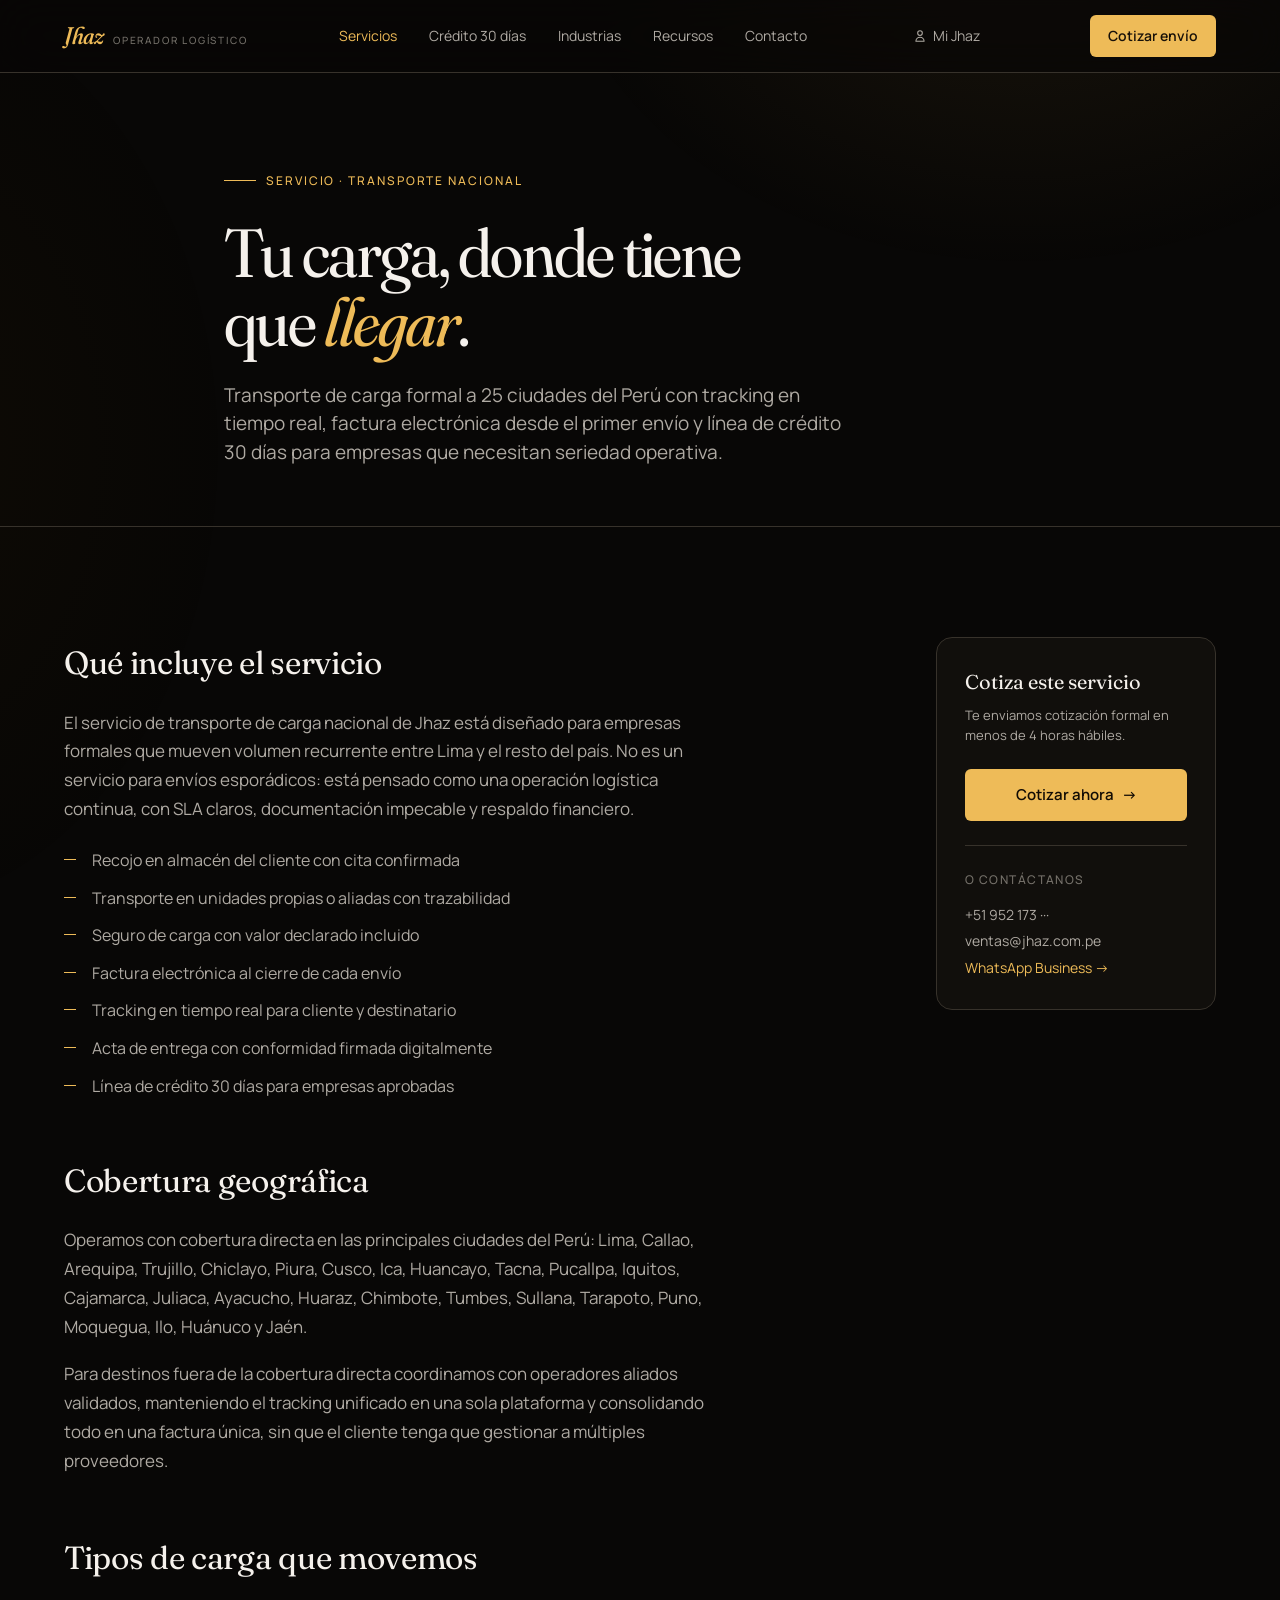
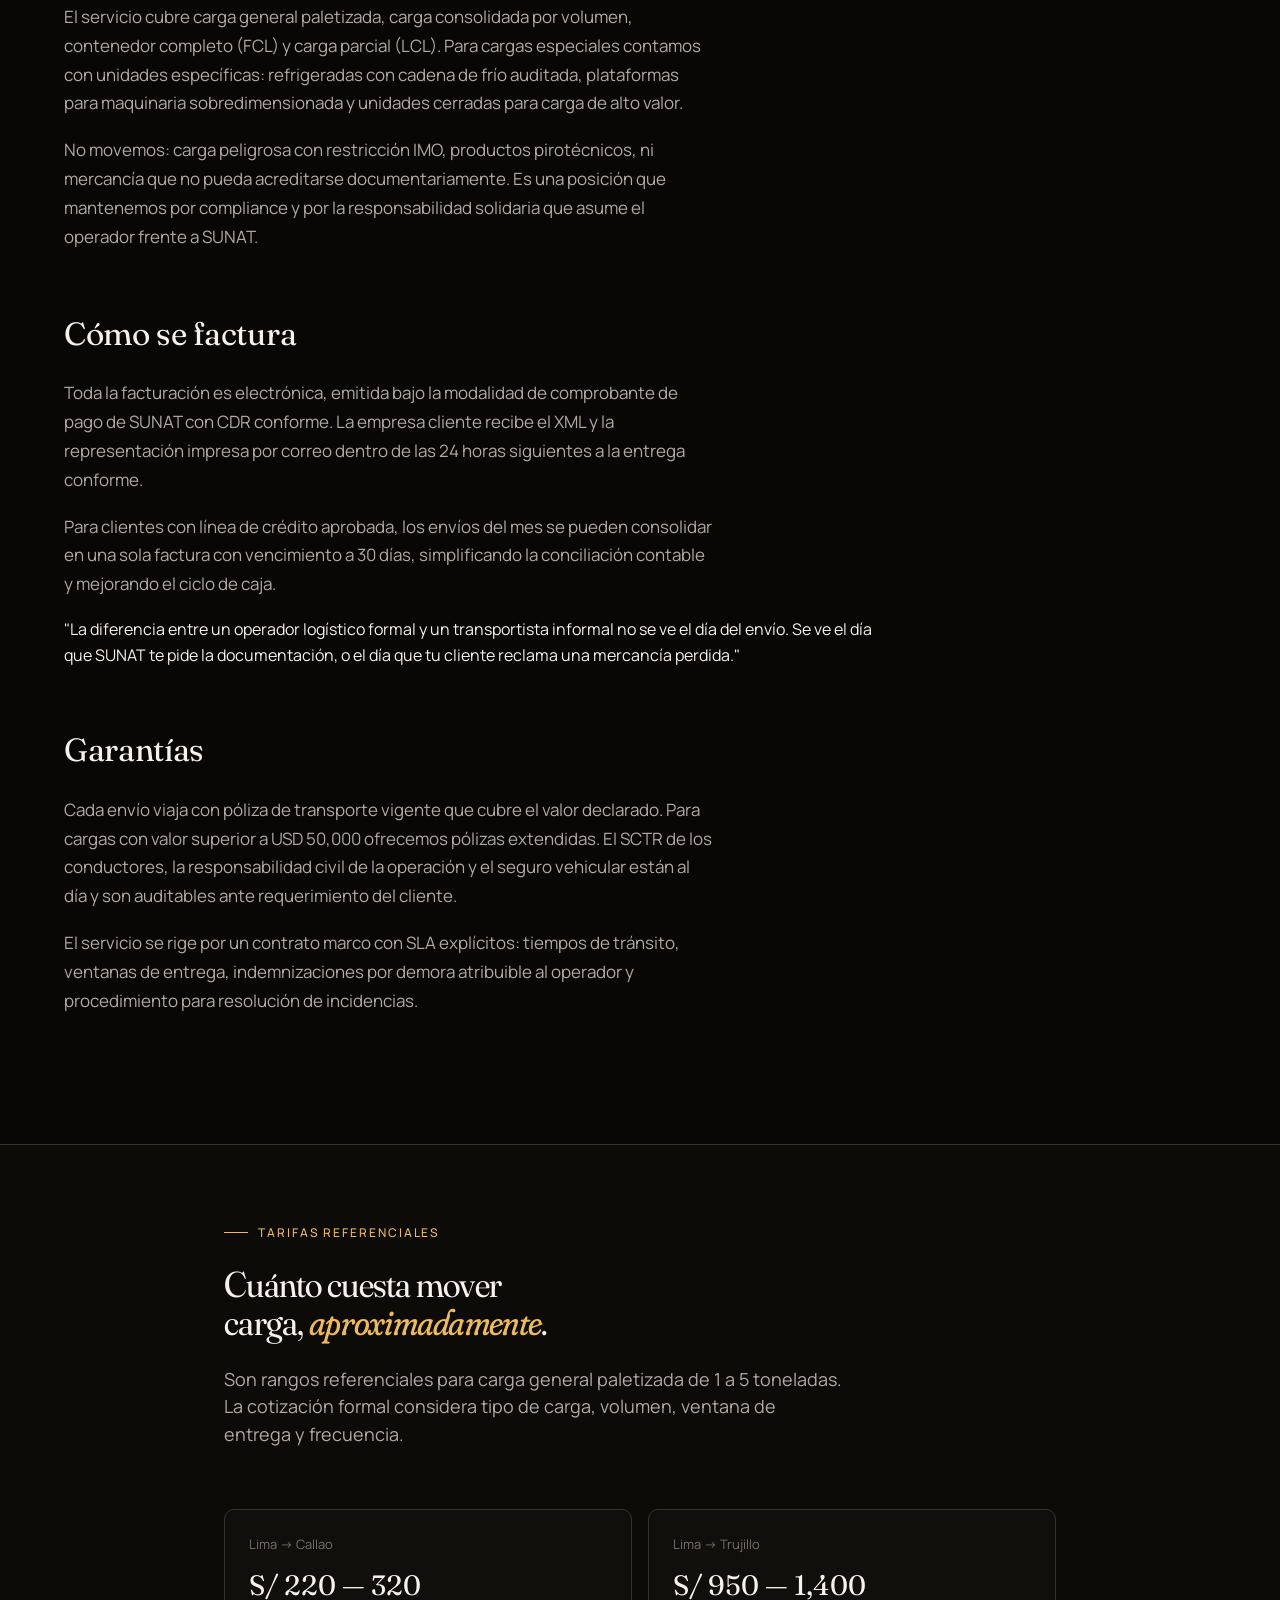
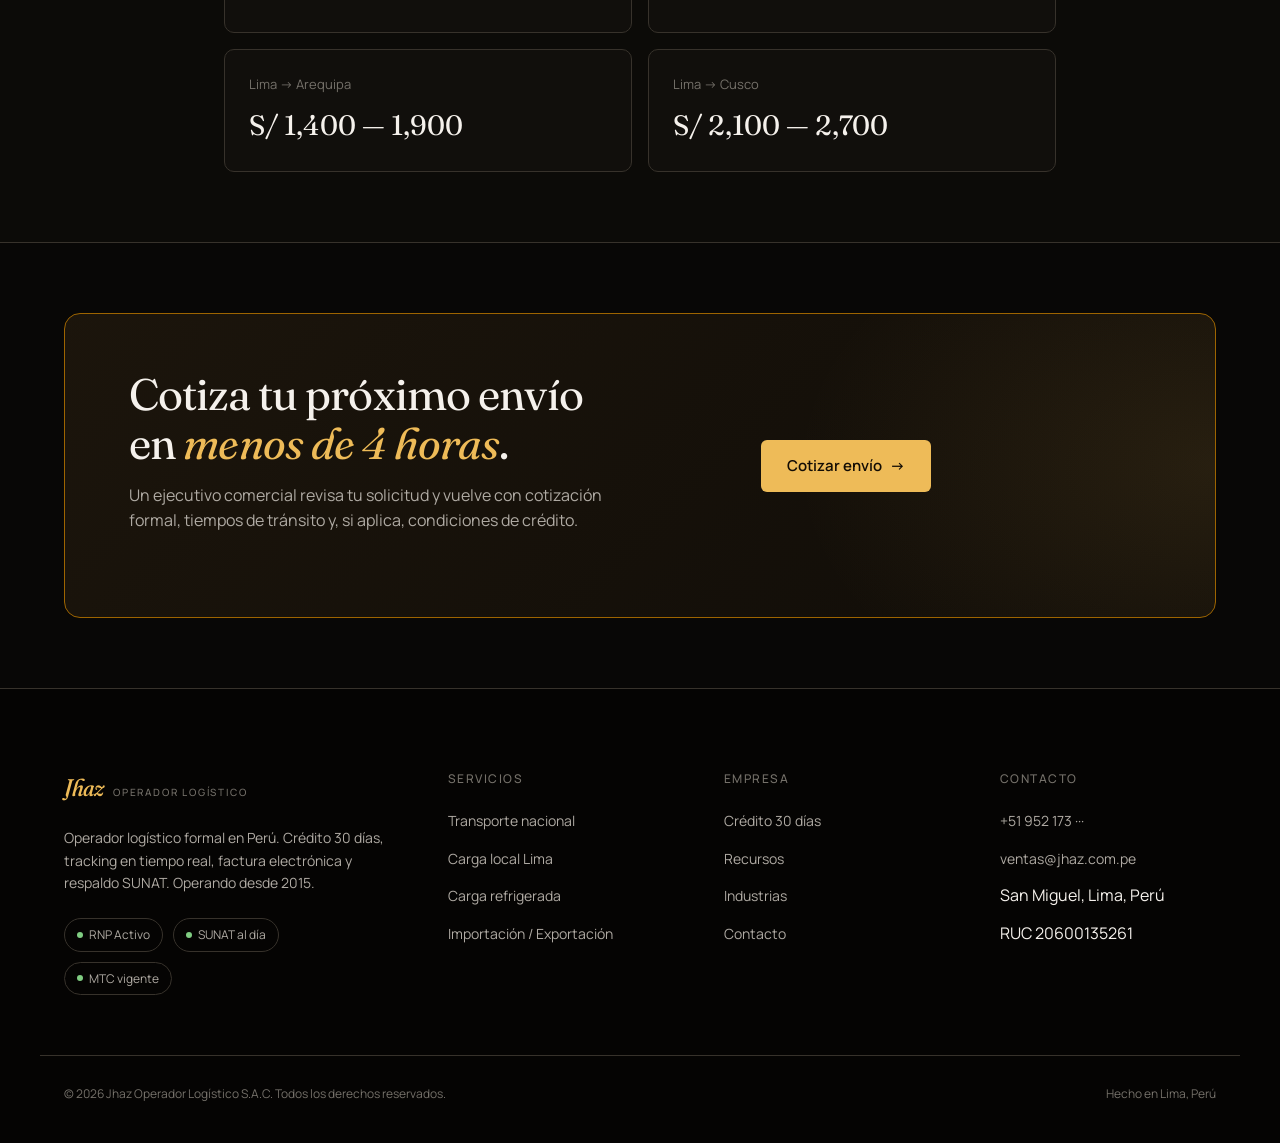
<file: servicio-nacional.html>
<!DOCTYPE html>
<html lang="es-PE">
<head>
<meta charset="UTF-8">
<meta name="viewport" content="width=device-width, initial-scale=1.0">
<title>Transporte de carga nacional en Perú | Jhaz Operador Logístico</title>
<meta name="description" content="Servicio de transporte de carga nacional en Perú. Cobertura directa en 25 ciudades, factura electrónica, tracking en tiempo real y línea de crédito 30 días para empresas formales.">
<meta name="theme-color" content="#1a1815">

<meta property="og:title" content="Transporte de carga nacional en Perú | Jhaz">
<meta property="og:description" content="Transporte de carga formal a 25 ciudades del Perú. Factura electrónica, tracking, crédito 30 días.">
<meta property="og:type" content="website">

<script type="application/ld+json">
{
  "@context": "https://schema.org",
  "@type": "Service",
  "serviceType": "Transporte de carga nacional por carretera",
  "provider": {
    "@type": "LocalBusiness",
    "name": "Jhaz Operador Logístico S.A.C.",
    "url": "https://jhaz.com.pe"
  },
  "areaServed": {
    "@type": "Country",
    "name": "Perú"
  },
  "description": "Servicio integral de transporte de carga nacional por carretera con cobertura en 25 ciudades del Perú, factura electrónica, tracking en tiempo real y línea de crédito 30 días.",
  "offers": {
    "@type": "AggregateOffer",
    "priceCurrency": "PEN",
    "lowPrice": "220",
    "highPrice": "8500"
  }
}
</script>

<link rel="preconnect" href="https://fonts.googleapis.com">
<link rel="preconnect" href="https://fonts.gstatic.com" crossorigin>
<link href="https://fonts.googleapis.com/css2?family=Fraunces:ital,opsz,wght,SOFT@0,9..144,300..600,0..100;1,9..144,300..600,0..100&family=Manrope:wght@400;500;600;700&display=swap" rel="stylesheet">
<link rel="stylesheet" href="css/styles.css">
</head>
<body>

<header class="nav">
  <div class="nav-inner">
    <a href="index.html" class="brand">
      <span class="brand-mark">Jhaz</span>
      <span class="brand-tag">Operador Logístico</span>
    </a>
    <nav class="nav-links">
      <a href="servicio-nacional.html" style="color: var(--gold);">Servicios</a>
      <a href="credito.html">Crédito 30 días</a>
      <a href="index.html#industrias">Industrias</a>
      <a href="blog.html">Recursos</a>
      <a href="index.html#contacto">Contacto</a>
    </nav>
    <a href="portals/portal.html" style="display: inline-flex; align-items: center; gap: 6px; font-size: 14px; color: var(--text-secondary); padding: 8px 14px; margin-right: 4px; border-radius: 6px; transition: color 160ms;" onmouseover="this.style.color='var(--gold)'" onmouseout="this.style.color='var(--text-secondary)'"><svg width="14" height="14" fill="none" viewBox="0 0 24 24" stroke="currentColor" stroke-width="1.8"><path stroke-linecap="round" stroke-linejoin="round" d="M16 7a4 4 0 11-8 0 4 4 0 018 0zM12 14a7 7 0 00-7 7h14a7 7 0 00-7-7z"/></svg>Mi Jhaz</a>
        <a href="index.html#cotizar" class="nav-cta">Cotizar envío</a>
  </div>
</header>

<main>

<section class="page-hero">
  <div class="page-hero-inner">
    <div class="eyebrow">Servicio · Transporte nacional</div>
    <h1>Tu carga, donde tiene<br>que <em>llegar</em>.</h1>
    <p class="page-hero-sub">Transporte de carga formal a 25 ciudades del Perú con tracking en tiempo real, factura electrónica desde el primer envío y línea de crédito 30 días para empresas que necesitan seriedad operativa.</p>
  </div>
</section>

<section class="section">
  <div class="service-layout">
    <article class="service-content">
      <h2>Qué incluye el servicio</h2>
      <p>El servicio de transporte de carga nacional de Jhaz está diseñado para empresas formales que mueven volumen recurrente entre Lima y el resto del país. No es un servicio para envíos esporádicos: está pensado como una operación logística continua, con SLA claros, documentación impecable y respaldo financiero.</p>
      <ul>
        <li>Recojo en almacén del cliente con cita confirmada</li>
        <li>Transporte en unidades propias o aliadas con trazabilidad</li>
        <li>Seguro de carga con valor declarado incluido</li>
        <li>Factura electrónica al cierre de cada envío</li>
        <li>Tracking en tiempo real para cliente y destinatario</li>
        <li>Acta de entrega con conformidad firmada digitalmente</li>
        <li>Línea de crédito 30 días para empresas aprobadas</li>
      </ul>

      <h2>Cobertura geográfica</h2>
      <p>Operamos con cobertura directa en las principales ciudades del Perú: Lima, Callao, Arequipa, Trujillo, Chiclayo, Piura, Cusco, Ica, Huancayo, Tacna, Pucallpa, Iquitos, Cajamarca, Juliaca, Ayacucho, Huaraz, Chimbote, Tumbes, Sullana, Tarapoto, Puno, Moquegua, Ilo, Huánuco y Jaén.</p>
      <p>Para destinos fuera de la cobertura directa coordinamos con operadores aliados validados, manteniendo el tracking unificado en una sola plataforma y consolidando todo en una factura única, sin que el cliente tenga que gestionar a múltiples proveedores.</p>

      <h2>Tipos de carga que movemos</h2>
      <p>El servicio cubre carga general paletizada, carga consolidada por volumen, contenedor completo (FCL) y carga parcial (LCL). Para cargas especiales contamos con unidades específicas: refrigeradas con cadena de frío auditada, plataformas para maquinaria sobredimensionada y unidades cerradas para carga de alto valor.</p>
      <p>No movemos: carga peligrosa con restricción IMO, productos pirotécnicos, ni mercancía que no pueda acreditarse documentariamente. Es una posición que mantenemos por compliance y por la responsabilidad solidaria que asume el operador frente a SUNAT.</p>

      <h2>Cómo se factura</h2>
      <p>Toda la facturación es electrónica, emitida bajo la modalidad de comprobante de pago de SUNAT con CDR conforme. La empresa cliente recibe el XML y la representación impresa por correo dentro de las 24 horas siguientes a la entrega conforme.</p>
      <p>Para clientes con línea de crédito aprobada, los envíos del mes se pueden consolidar en una sola factura con vencimiento a 30 días, simplificando la conciliación contable y mejorando el ciclo de caja.</p>

      <blockquote>"La diferencia entre un operador logístico formal y un transportista informal no se ve el día del envío. Se ve el día que SUNAT te pide la documentación, o el día que tu cliente reclama una mercancía perdida."</blockquote>

      <h2>Garantías</h2>
      <p>Cada envío viaja con póliza de transporte vigente que cubre el valor declarado. Para cargas con valor superior a USD 50,000 ofrecemos pólizas extendidas. El SCTR de los conductores, la responsabilidad civil de la operación y el seguro vehicular están al día y son auditables ante requerimiento del cliente.</p>
      <p>El servicio se rige por un contrato marco con SLA explícitos: tiempos de tránsito, ventanas de entrega, indemnizaciones por demora atribuible al operador y procedimiento para resolución de incidencias.</p>
    </article>

    <aside class="service-aside">
      <div class="aside-title">Cotiza este servicio</div>
      <div class="aside-sub">Te enviamos cotización formal en menos de 4 horas hábiles.</div>
      <a href="index.html#cotizar" class="btn btn-primary" style="width: 100%; justify-content: center;">Cotizar ahora <span class="btn-arrow">→</span></a>
      <div style="margin-top: 24px; padding-top: 24px; border-top: 1px solid var(--border);">
        <div style="font-size: 12px; text-transform: uppercase; letter-spacing: 0.12em; color: var(--text-tertiary); font-weight: 500; margin-bottom: 12px;">O contáctanos</div>
        <ul style="list-style: none; font-size: 14px; line-height: 1.9;">
          <li><a href="tel:+51952173000" style="color: var(--text-secondary);">+51 952 173 ···</a></li>
          <li><a href="mailto:ventas@jhaz.com.pe" style="color: var(--text-secondary);">ventas@jhaz.com.pe</a></li>
          <li><a href="https://wa.me/51952173000" style="color: var(--gold);">WhatsApp Business →</a></li>
        </ul>
      </div>
    </aside>
  </div>
</section>

<!-- Pricing reference -->
<section class="section section-tight" style="background: oklch(0.15 0.006 80); border-top: 1px solid var(--border); border-bottom: 1px solid var(--border);">
  <div class="container-narrow">
    <div class="section-eyebrow">Tarifas referenciales</div>
    <h2 class="section-title reveal" style="font-size: 36px;">Cuánto cuesta mover<br>carga, <em>aproximadamente</em>.</h2>
    <p class="section-sub reveal">Son rangos referenciales para carga general paletizada de 1 a 5 toneladas. La cotización formal considera tipo de carga, volumen, ventana de entrega y frecuencia.</p>

    <div style="display: grid; grid-template-columns: 1fr 1fr; gap: 16px; margin-top: 20px;">
      <div style="padding: 24px; background: var(--bg-elev-1); border: 1px solid var(--border); border-radius: var(--radius-md);">
        <div style="font-size: 13px; color: var(--text-tertiary); margin-bottom: 8px;">Lima → Callao</div>
        <div style="font-family: var(--font-display); font-size: 28px; font-weight: 400; color: var(--text-primary);">S/ 220 — 320</div>
      </div>
      <div style="padding: 24px; background: var(--bg-elev-1); border: 1px solid var(--border); border-radius: var(--radius-md);">
        <div style="font-size: 13px; color: var(--text-tertiary); margin-bottom: 8px;">Lima → Trujillo</div>
        <div style="font-family: var(--font-display); font-size: 28px; font-weight: 400; color: var(--text-primary);">S/ 950 — 1,400</div>
      </div>
      <div style="padding: 24px; background: var(--bg-elev-1); border: 1px solid var(--border); border-radius: var(--radius-md);">
        <div style="font-size: 13px; color: var(--text-tertiary); margin-bottom: 8px;">Lima → Arequipa</div>
        <div style="font-family: var(--font-display); font-size: 28px; font-weight: 400; color: var(--text-primary);">S/ 1,400 — 1,900</div>
      </div>
      <div style="padding: 24px; background: var(--bg-elev-1); border: 1px solid var(--border); border-radius: var(--radius-md);">
        <div style="font-size: 13px; color: var(--text-tertiary); margin-bottom: 8px;">Lima → Cusco</div>
        <div style="font-family: var(--font-display); font-size: 28px; font-weight: 400; color: var(--text-primary);">S/ 2,100 — 2,700</div>
      </div>
    </div>
  </div>
</section>

<!-- CTA -->
<section class="section section-tight">
  <div class="credit-banner">
    <div class="credit-banner-inner reveal">
      <div>
        <h2>Cotiza tu próximo envío<br>en <em>menos de 4 horas</em>.</h2>
        <p>Un ejecutivo comercial revisa tu solicitud y vuelve con cotización formal, tiempos de tránsito y, si aplica, condiciones de crédito.</p>
      </div>
      <div class="credit-banner-action">
        <a href="index.html#cotizar" class="btn btn-primary">Cotizar envío <span class="btn-arrow">→</span></a>
      </div>
    </div>
  </div>
</section>

</main>

<footer class="footer">
  <div class="footer-inner">
    <div class="footer-brand-block">
      <div class="brand">
        <span class="brand-mark">Jhaz</span>
        <span class="brand-tag">Operador Logístico</span>
      </div>
      <p class="footer-desc">Operador logístico formal en Perú. Crédito 30 días, tracking en tiempo real, factura electrónica y respaldo SUNAT. Operando desde 2015.</p>
      <div class="footer-badges">
        <span class="badge"><span class="badge-dot"></span>RNP Activo</span>
        <span class="badge"><span class="badge-dot"></span>SUNAT al día</span>
        <span class="badge"><span class="badge-dot"></span>MTC vigente</span>
      </div>
    </div>
    <div class="footer-col">
      <h4>Servicios</h4>
      <ul>
        <li><a href="servicio-nacional.html">Transporte nacional</a></li>
        <li><a href="servicio-nacional.html">Carga local Lima</a></li>
        <li><a href="servicio-nacional.html">Carga refrigerada</a></li>
        <li><a href="servicio-nacional.html">Importación / Exportación</a></li>
      </ul>
    </div>
    <div class="footer-col">
      <h4>Empresa</h4>
      <ul>
        <li><a href="credito.html">Crédito 30 días</a></li>
        <li><a href="blog.html">Recursos</a></li>
        <li><a href="index.html#industrias">Industrias</a></li>
        <li><a href="index.html#contacto">Contacto</a></li>
      </ul>
    </div>
    <div class="footer-col">
      <h4>Contacto</h4>
      <ul>
        <li><a href="tel:+51952173000">+51 952 173 ···</a></li>
        <li><a href="mailto:ventas@jhaz.com.pe">ventas@jhaz.com.pe</a></li>
        <li>San Miguel, Lima, Perú</li>
        <li>RUC 20600135261</li>
      </ul>
    </div>
  </div>
  <div class="footer-bottom">
    <div>© 2026 Jhaz Operador Logístico S.A.C. Todos los derechos reservados.</div>
    <div>Hecho en Lima, Perú</div>
  </div>
</footer>

<script src="js/script.js"></script>
</body>
</html>
</file>
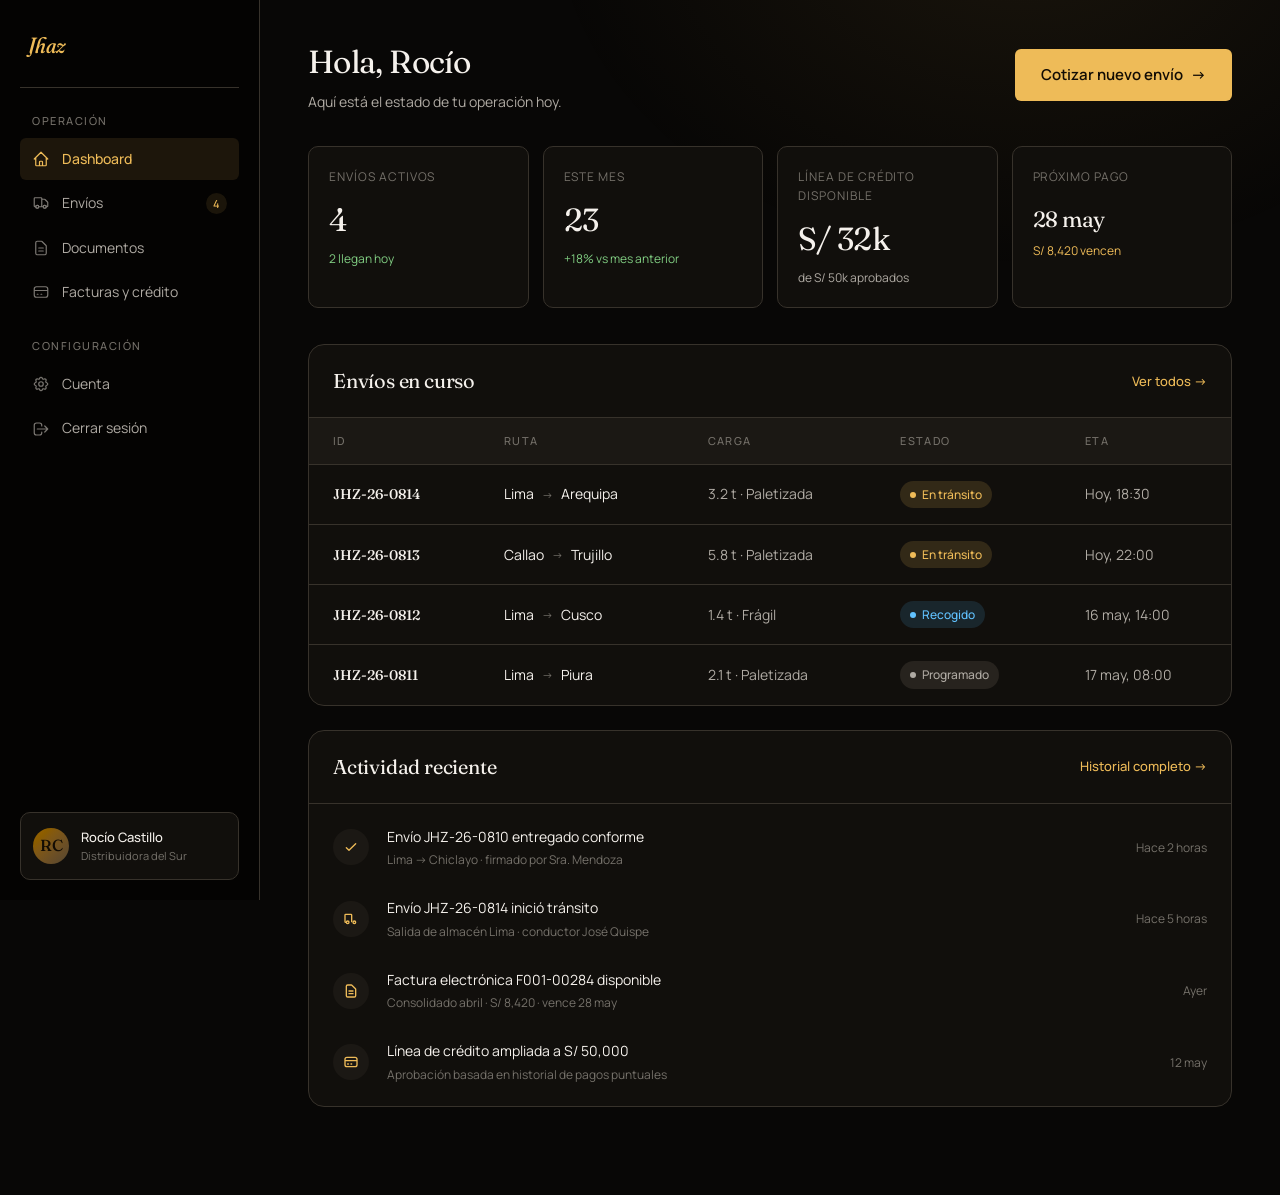
<file: portals/portal-dashboard.html>
<!DOCTYPE html>
<html lang="es-PE">
<head>
<meta charset="UTF-8">
<meta name="viewport" content="width=device-width, initial-scale=1.0">
<title>Mi Jhaz | Dashboard</title>
<meta name="robots" content="noindex">
<link rel="preconnect" href="https://fonts.googleapis.com">
<link rel="preconnect" href="https://fonts.gstatic.com" crossorigin>
<link href="https://fonts.googleapis.com/css2?family=Fraunces:ital,opsz,wght,SOFT@0,9..144,300..600,0..100;1,9..144,300..600,0..100&family=Manrope:wght@400;500;600;700&display=swap" rel="stylesheet">
<link rel="stylesheet" href="../css/styles.css">
</head>
<body class="portal-bg">

<div class="portal-shell">

  <!-- Sidebar -->
  <aside class="portal-sidebar">
    <a href="../index.html" class="portal-brand">
      <span class="brand-mark">Jhaz</span>
    </a>

    <div class="portal-nav-section">Operación</div>
    <a href="portal-dashboard.html" class="portal-nav-link active">
      <svg fill="none" viewBox="0 0 24 24" stroke="currentColor" stroke-width="1.6"><path stroke-linecap="round" stroke-linejoin="round" d="M3 12l2-2m0 0l7-7 7 7M5 10v10a1 1 0 001 1h3m10-11l2 2m-2-2v10a1 1 0 01-1 1h-3m-6 0a1 1 0 001-1v-4a1 1 0 011-1h2a1 1 0 011 1v4a1 1 0 001 1m-6 0h6"/></svg>
      Dashboard
    </a>
    <a href="portal-envio.html" class="portal-nav-link">
      <svg fill="none" viewBox="0 0 24 24" stroke="currentColor" stroke-width="1.6"><path stroke-linecap="round" stroke-linejoin="round" d="M9 17a2 2 0 11-4 0 2 2 0 014 0zM19 17a2 2 0 11-4 0 2 2 0 014 0z"/><path stroke-linecap="round" stroke-linejoin="round" d="M13 16V6a1 1 0 00-1-1H4a1 1 0 00-1 1v10a1 1 0 001 1h1m8-1a1 1 0 01-1 1H9m4-1V8a1 1 0 011-1h2.586a1 1 0 01.707.293l3.414 3.414a1 1 0 01.293.707V16a1 1 0 01-1 1h-1m-6-1a1 1 0 001 1h1M5 17a2 2 0 104 0m-4 0a2 2 0 114 0m6 0a2 2 0 104 0m-4 0a2 2 0 114 0"/></svg>
      Envíos
      <span style="margin-left: auto; background: var(--gold-bg); color: var(--gold); font-size: 11px; padding: 2px 7px; border-radius: 999px; font-weight: 500;">4</span>
    </a>
    <a href="#" class="portal-nav-link">
      <svg fill="none" viewBox="0 0 24 24" stroke="currentColor" stroke-width="1.6"><path stroke-linecap="round" stroke-linejoin="round" d="M9 12h6m-6 4h6m2 5H7a2 2 0 01-2-2V5a2 2 0 012-2h5.586a1 1 0 01.707.293l5.414 5.414a1 1 0 01.293.707V19a2 2 0 01-2 2z"/></svg>
      Documentos
    </a>
    <a href="#" class="portal-nav-link">
      <svg fill="none" viewBox="0 0 24 24" stroke="currentColor" stroke-width="1.6"><path stroke-linecap="round" stroke-linejoin="round" d="M3 10h18M7 15h1m4 0h1m-7 4h12a3 3 0 003-3V8a3 3 0 00-3-3H6a3 3 0 00-3 3v8a3 3 0 003 3z"/></svg>
      Facturas y crédito
    </a>

    <div class="portal-nav-section">Configuración</div>
    <a href="#" class="portal-nav-link">
      <svg fill="none" viewBox="0 0 24 24" stroke="currentColor" stroke-width="1.6"><path stroke-linecap="round" stroke-linejoin="round" d="M10.325 4.317c.426-1.756 2.924-1.756 3.35 0a1.724 1.724 0 002.573 1.066c1.543-.94 3.31.826 2.37 2.37a1.724 1.724 0 001.065 2.572c1.756.426 1.756 2.924 0 3.35a1.724 1.724 0 00-1.066 2.573c.94 1.543-.826 3.31-2.37 2.37a1.724 1.724 0 00-2.572 1.065c-.426 1.756-2.924 1.756-3.35 0a1.724 1.724 0 00-2.573-1.066c-1.543.94-3.31-.826-2.37-2.37a1.724 1.724 0 00-1.065-2.572c-1.756-.426-1.756-2.924 0-3.35a1.724 1.724 0 001.066-2.573c-.94-1.543.826-3.31 2.37-2.37.996.608 2.296.07 2.572-1.065z"/><path stroke-linecap="round" stroke-linejoin="round" d="M15 12a3 3 0 11-6 0 3 3 0 016 0z"/></svg>
      Cuenta
    </a>
    <a href="portal.html" class="portal-nav-link">
      <svg fill="none" viewBox="0 0 24 24" stroke="currentColor" stroke-width="1.6"><path stroke-linecap="round" stroke-linejoin="round" d="M17 16l4-4m0 0l-4-4m4 4H7m6 4v1a3 3 0 01-3 3H6a3 3 0 01-3-3V7a3 3 0 013-3h4a3 3 0 013 3v1"/></svg>
      Cerrar sesión
    </a>

    <div class="portal-user">
      <div class="portal-user-avatar">RC</div>
      <div>
        <div class="portal-user-name">Rocío Castillo</div>
        <div class="portal-user-co">Distribuidora del Sur</div>
      </div>
    </div>
  </aside>

  <!-- Main -->
  <main class="portal-main">

    <!-- Top bar -->
    <div class="portal-topbar">
      <div class="portal-greeting">
        <h1>Hola, Rocío</h1>
        <p>Aquí está el estado de tu operación hoy.</p>
      </div>
      <a href="../index.html#cotizar" class="btn btn-primary">
        Cotizar nuevo envío <span class="btn-arrow">→</span>
      </a>
    </div>

    <!-- Stats -->
    <div class="portal-stats">
      <div class="portal-stat">
        <div class="portal-stat-label">Envíos activos</div>
        <div class="portal-stat-value">4</div>
        <div class="portal-stat-trend">2 llegan hoy</div>
      </div>
      <div class="portal-stat">
        <div class="portal-stat-label">Este mes</div>
        <div class="portal-stat-value">23</div>
        <div class="portal-stat-trend">+18% vs mes anterior</div>
      </div>
      <div class="portal-stat">
        <div class="portal-stat-label">Línea de crédito disponible</div>
        <div class="portal-stat-value">S/ 32k</div>
        <div class="portal-stat-trend" style="color: var(--text-secondary);">de S/ 50k aprobados</div>
      </div>
      <div class="portal-stat">
        <div class="portal-stat-label">Próximo pago</div>
        <div class="portal-stat-value" style="font-size: 22px; padding-top: 8px;">28 may</div>
        <div class="portal-stat-trend" style="color: var(--gold);">S/ 8,420 vencen</div>
      </div>
    </div>

    <!-- Envíos activos -->
    <section class="portal-section">
      <div class="portal-section-head">
        <h2 class="portal-section-title">Envíos en curso</h2>
        <a href="#" class="portal-section-action">Ver todos →</a>
      </div>

      <table class="ship-table">
        <thead>
          <tr>
            <th>ID</th>
            <th>Ruta</th>
            <th>Carga</th>
            <th>Estado</th>
            <th>ETA</th>
          </tr>
        </thead>
        <tbody>
          <tr onclick="window.location.href='portal-envio.html'">
            <td><span class="ship-id">JHZ-26-0814</span></td>
            <td><span class="ship-route">Lima <span class="ship-route-arrow">→</span> Arequipa</span></td>
            <td>3.2 t · Paletizada</td>
            <td><span class="status-pill status-transit">En tránsito</span></td>
            <td>Hoy, 18:30</td>
          </tr>
          <tr onclick="window.location.href='portal-envio.html'">
            <td><span class="ship-id">JHZ-26-0813</span></td>
            <td><span class="ship-route">Callao <span class="ship-route-arrow">→</span> Trujillo</span></td>
            <td>5.8 t · Paletizada</td>
            <td><span class="status-pill status-transit">En tránsito</span></td>
            <td>Hoy, 22:00</td>
          </tr>
          <tr onclick="window.location.href='portal-envio.html'">
            <td><span class="ship-id">JHZ-26-0812</span></td>
            <td><span class="ship-route">Lima <span class="ship-route-arrow">→</span> Cusco</span></td>
            <td>1.4 t · Frágil</td>
            <td><span class="status-pill status-pickup">Recogido</span></td>
            <td>16 may, 14:00</td>
          </tr>
          <tr onclick="window.location.href='portal-envio.html'">
            <td><span class="ship-id">JHZ-26-0811</span></td>
            <td><span class="ship-route">Lima <span class="ship-route-arrow">→</span> Piura</span></td>
            <td>2.1 t · Paletizada</td>
            <td><span class="status-pill status-pending">Programado</span></td>
            <td>17 may, 08:00</td>
          </tr>
        </tbody>
      </table>
    </section>

    <!-- Actividad reciente -->
    <section class="portal-section">
      <div class="portal-section-head">
        <h2 class="portal-section-title">Actividad reciente</h2>
        <a href="#" class="portal-section-action">Historial completo →</a>
      </div>

      <div class="activity-list">
        <div class="activity-item">
          <div class="activity-icon">
            <svg fill="none" viewBox="0 0 24 24" stroke="currentColor" stroke-width="2"><path stroke-linecap="round" stroke-linejoin="round" d="M5 13l4 4L19 7"/></svg>
          </div>
          <div>
            <div class="activity-title">Envío JHZ-26-0810 entregado conforme</div>
            <div class="activity-sub">Lima → Chiclayo · firmado por Sra. Mendoza</div>
          </div>
          <div class="activity-time">Hace 2 horas</div>
        </div>

        <div class="activity-item">
          <div class="activity-icon">
            <svg fill="none" viewBox="0 0 24 24" stroke="currentColor" stroke-width="2"><path stroke-linecap="round" stroke-linejoin="round" d="M9 17a2 2 0 11-4 0 2 2 0 014 0zM19 17a2 2 0 11-4 0 2 2 0 014 0z"/><path stroke-linecap="round" stroke-linejoin="round" d="M13 16V6a1 1 0 00-1-1H4a1 1 0 00-1 1v10a1 1 0 001 1h1"/></svg>
          </div>
          <div>
            <div class="activity-title">Envío JHZ-26-0814 inició tránsito</div>
            <div class="activity-sub">Salida de almacén Lima · conductor José Quispe</div>
          </div>
          <div class="activity-time">Hace 5 horas</div>
        </div>

        <div class="activity-item">
          <div class="activity-icon">
            <svg fill="none" viewBox="0 0 24 24" stroke="currentColor" stroke-width="2"><path stroke-linecap="round" stroke-linejoin="round" d="M9 12h6m-6 4h6m2 5H7a2 2 0 01-2-2V5a2 2 0 012-2h5.586a1 1 0 01.707.293l5.414 5.414a1 1 0 01.293.707V19a2 2 0 01-2 2z"/></svg>
          </div>
          <div>
            <div class="activity-title">Factura electrónica F001-00284 disponible</div>
            <div class="activity-sub">Consolidado abril · S/ 8,420 · vence 28 may</div>
          </div>
          <div class="activity-time">Ayer</div>
        </div>

        <div class="activity-item">
          <div class="activity-icon">
            <svg fill="none" viewBox="0 0 24 24" stroke="currentColor" stroke-width="2"><path stroke-linecap="round" stroke-linejoin="round" d="M3 10h18M7 15h1m4 0h1m-7 4h12a3 3 0 003-3V8a3 3 0 00-3-3H6a3 3 0 00-3 3v8a3 3 0 003 3z"/></svg>
          </div>
          <div>
            <div class="activity-title">Línea de crédito ampliada a S/ 50,000</div>
            <div class="activity-sub">Aprobación basada en historial de pagos puntuales</div>
          </div>
          <div class="activity-time">12 may</div>
        </div>
      </div>
    </section>

  </main>
</div>

</body>
</html>
</file>
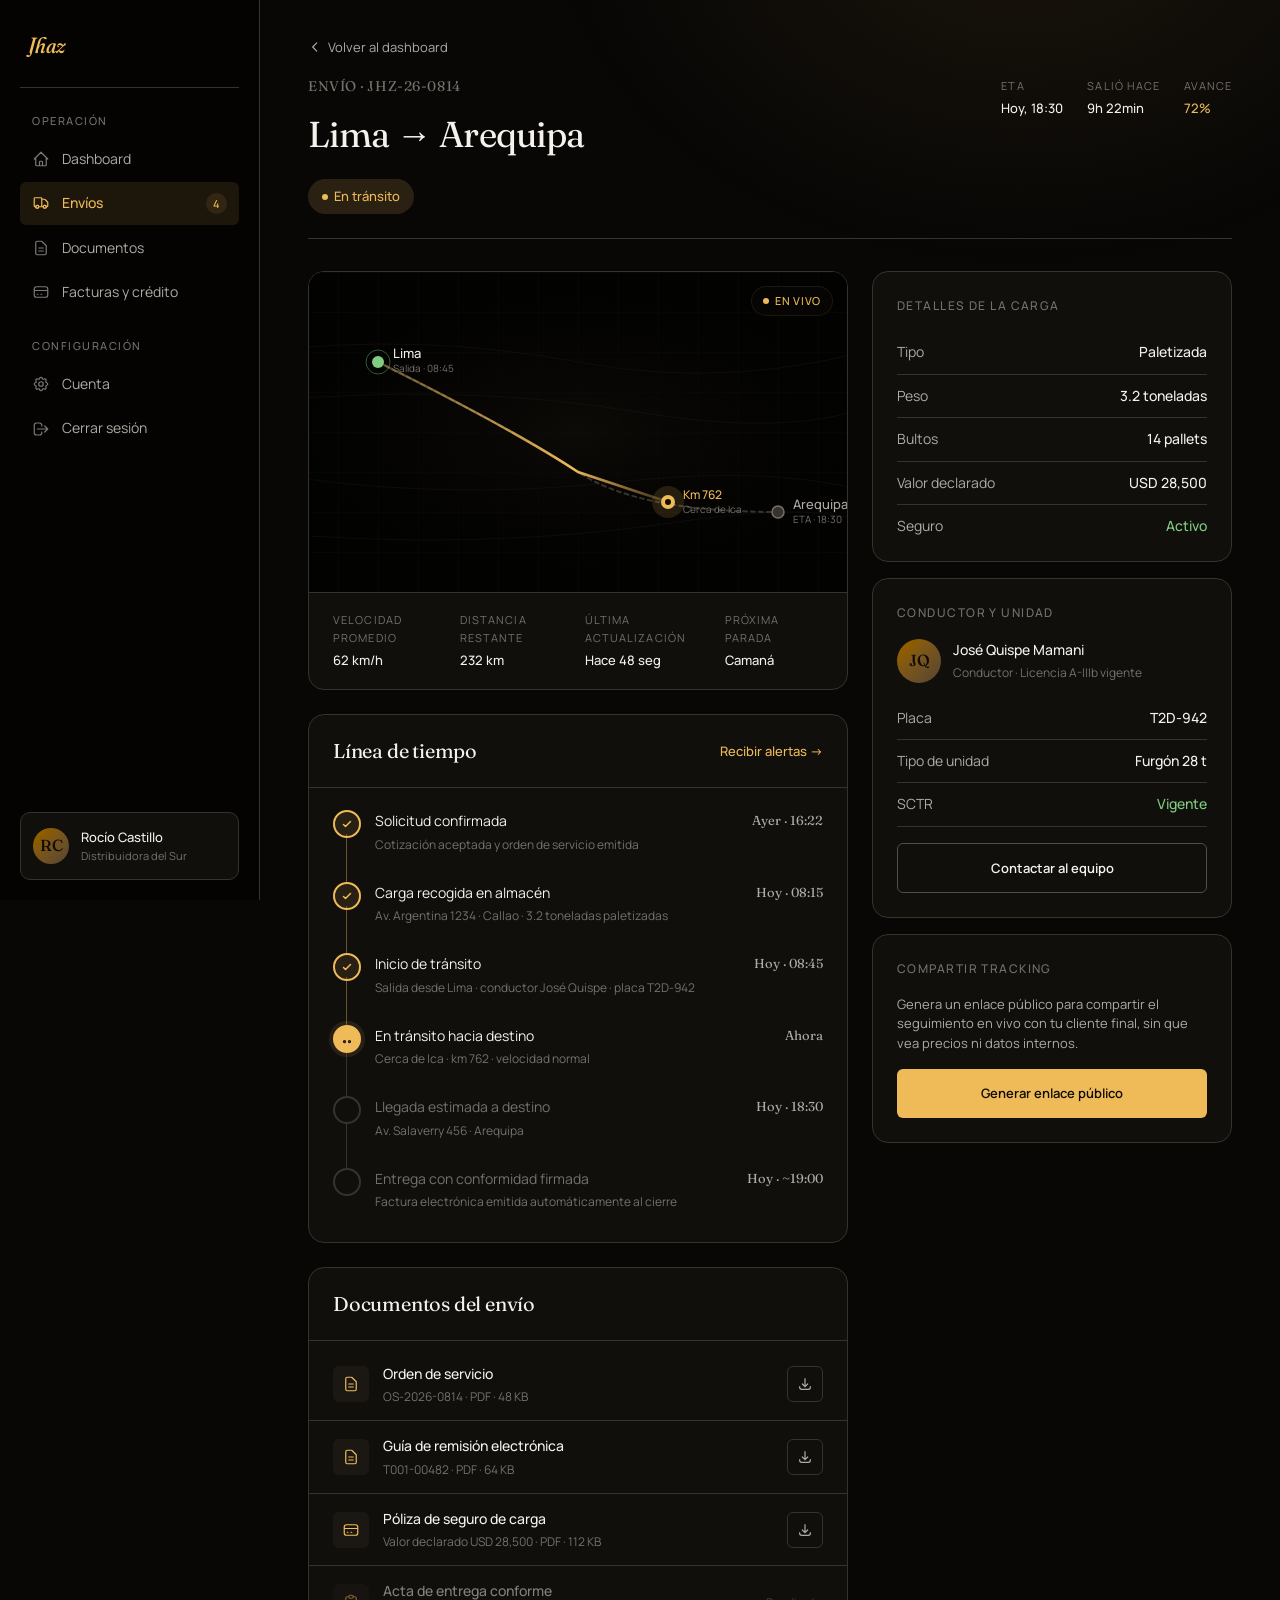
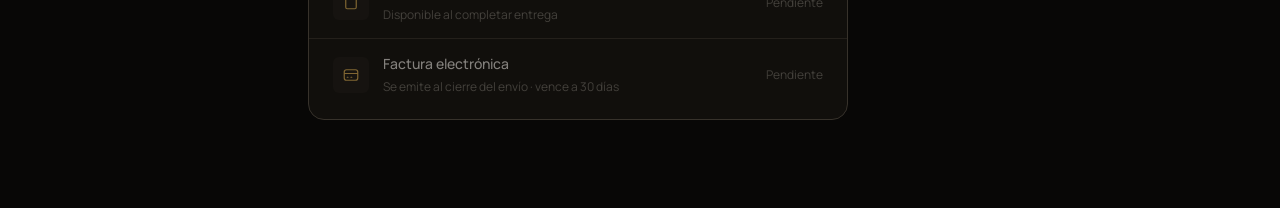
<file: portals/portal-envio.html>
<!DOCTYPE html>
<html lang="es-PE">
<head>
<meta charset="UTF-8">
<meta name="viewport" content="width=device-width, initial-scale=1.0">
<title>Envío JHZ-26-0814 | Mi Jhaz</title>
<meta name="robots" content="noindex">
<link rel="preconnect" href="https://fonts.googleapis.com">
<link rel="preconnect" href="https://fonts.gstatic.com" crossorigin>
<link href="https://fonts.googleapis.com/css2?family=Fraunces:ital,opsz,wght,SOFT@0,9..144,300..600,0..100;1,9..144,300..600,0..100&family=Manrope:wght@400;500;600;700&display=swap" rel="stylesheet">
<link rel="stylesheet" href="../css/styles.css">
</head>
<body class="portal-bg">

<div class="portal-shell">

  <!-- Sidebar (idéntica al dashboard) -->
  <aside class="portal-sidebar">
    <a href="../index.html" class="portal-brand">
      <span class="brand-mark">Jhaz</span>
    </a>

    <div class="portal-nav-section">Operación</div>
    <a href="portal-dashboard.html" class="portal-nav-link">
      <svg fill="none" viewBox="0 0 24 24" stroke="currentColor" stroke-width="1.6"><path stroke-linecap="round" stroke-linejoin="round" d="M3 12l2-2m0 0l7-7 7 7M5 10v10a1 1 0 001 1h3m10-11l2 2m-2-2v10a1 1 0 01-1 1h-3m-6 0a1 1 0 001-1v-4a1 1 0 011-1h2a1 1 0 011 1v4a1 1 0 001 1m-6 0h6"/></svg>
      Dashboard
    </a>
    <a href="portal-envio.html" class="portal-nav-link active">
      <svg fill="none" viewBox="0 0 24 24" stroke="currentColor" stroke-width="1.6"><path stroke-linecap="round" stroke-linejoin="round" d="M9 17a2 2 0 11-4 0 2 2 0 014 0zM19 17a2 2 0 11-4 0 2 2 0 014 0z"/><path stroke-linecap="round" stroke-linejoin="round" d="M13 16V6a1 1 0 00-1-1H4a1 1 0 00-1 1v10a1 1 0 001 1h1m8-1a1 1 0 01-1 1H9m4-1V8a1 1 0 011-1h2.586a1 1 0 01.707.293l3.414 3.414a1 1 0 01.293.707V16a1 1 0 01-1 1h-1m-6-1a1 1 0 001 1h1M5 17a2 2 0 104 0m-4 0a2 2 0 114 0m6 0a2 2 0 104 0m-4 0a2 2 0 114 0"/></svg>
      Envíos
      <span style="margin-left: auto; background: var(--gold-bg); color: var(--gold); font-size: 11px; padding: 2px 7px; border-radius: 999px; font-weight: 500;">4</span>
    </a>
    <a href="#" class="portal-nav-link">
      <svg fill="none" viewBox="0 0 24 24" stroke="currentColor" stroke-width="1.6"><path stroke-linecap="round" stroke-linejoin="round" d="M9 12h6m-6 4h6m2 5H7a2 2 0 01-2-2V5a2 2 0 012-2h5.586a1 1 0 01.707.293l5.414 5.414a1 1 0 01.293.707V19a2 2 0 01-2 2z"/></svg>
      Documentos
    </a>
    <a href="#" class="portal-nav-link">
      <svg fill="none" viewBox="0 0 24 24" stroke="currentColor" stroke-width="1.6"><path stroke-linecap="round" stroke-linejoin="round" d="M3 10h18M7 15h1m4 0h1m-7 4h12a3 3 0 003-3V8a3 3 0 00-3-3H6a3 3 0 00-3 3v8a3 3 0 003 3z"/></svg>
      Facturas y crédito
    </a>

    <div class="portal-nav-section">Configuración</div>
    <a href="#" class="portal-nav-link">
      <svg fill="none" viewBox="0 0 24 24" stroke="currentColor" stroke-width="1.6"><path stroke-linecap="round" stroke-linejoin="round" d="M10.325 4.317c.426-1.756 2.924-1.756 3.35 0a1.724 1.724 0 002.573 1.066c1.543-.94 3.31.826 2.37 2.37a1.724 1.724 0 001.065 2.572c1.756.426 1.756 2.924 0 3.35a1.724 1.724 0 00-1.066 2.573c.94 1.543-.826 3.31-2.37 2.37a1.724 1.724 0 00-2.572 1.065c-.426 1.756-2.924 1.756-3.35 0a1.724 1.724 0 00-2.573-1.066c-1.543.94-3.31-.826-2.37-2.37a1.724 1.724 0 00-1.065-2.572c-1.756-.426-1.756-2.924 0-3.35a1.724 1.724 0 001.066-2.573c-.94-1.543.826-3.31 2.37-2.37.996.608 2.296.07 2.572-1.065z"/><path stroke-linecap="round" stroke-linejoin="round" d="M15 12a3 3 0 11-6 0 3 3 0 016 0z"/></svg>
      Cuenta
    </a>
    <a href="portal.html" class="portal-nav-link">
      <svg fill="none" viewBox="0 0 24 24" stroke="currentColor" stroke-width="1.6"><path stroke-linecap="round" stroke-linejoin="round" d="M17 16l4-4m0 0l-4-4m4 4H7m6 4v1a3 3 0 01-3 3H6a3 3 0 01-3-3V7a3 3 0 013-3h4a3 3 0 013 3v1"/></svg>
      Cerrar sesión
    </a>

    <div class="portal-user">
      <div class="portal-user-avatar">RC</div>
      <div>
        <div class="portal-user-name">Rocío Castillo</div>
        <div class="portal-user-co">Distribuidora del Sur</div>
      </div>
    </div>
  </aside>

  <!-- Main -->
  <main class="portal-main">

    <a href="portal-dashboard.html" class="back-link">
      <svg width="14" height="14" fill="none" viewBox="0 0 24 24" stroke="currentColor" stroke-width="2"><path stroke-linecap="round" stroke-linejoin="round" d="M15 19l-7-7 7-7"/></svg>
      Volver al dashboard
    </a>

    <!-- Header -->
    <div class="detail-header">
      <div>
        <div class="detail-id">ENVÍO · JHZ-26-0814</div>
        <h1 class="detail-title">Lima → Arequipa</h1>
        <span class="status-pill status-transit large">En tránsito</span>
      </div>
      <div class="detail-meta">
        <div class="detail-meta-item">
          <span style="font-size: 11px; color: var(--text-tertiary); text-transform: uppercase; letter-spacing: 0.1em;">ETA</span>
          <strong>Hoy, 18:30</strong>
        </div>
        <div class="detail-meta-item">
          <span style="font-size: 11px; color: var(--text-tertiary); text-transform: uppercase; letter-spacing: 0.1em;">Salió hace</span>
          <strong>9h 22min</strong>
        </div>
        <div class="detail-meta-item">
          <span style="font-size: 11px; color: var(--text-tertiary); text-transform: uppercase; letter-spacing: 0.1em;">Avance</span>
          <strong style="color: var(--gold);">72%</strong>
        </div>
      </div>
    </div>

    <!-- Grid principal: mapa + timeline + sidebar -->
    <div class="detail-grid">

      <!-- Columna principal -->
      <div>

        <!-- Mapa -->
        <div class="map-card">
          <div class="map-canvas">
            <span class="map-live"><span class="live-dot"></span>En vivo</span>
            <svg viewBox="0 0 640 320" preserveAspectRatio="xMidYMid slice" xmlns="http://www.w3.org/2000/svg">
              <defs>
                <radialGradient id="ambient" cx="50%" cy="50%" r="60%">
                  <stop offset="0%" stop-color="oklch(0.18 0.01 78)" stop-opacity="0.6"/>
                  <stop offset="100%" stop-color="oklch(0.08 0.005 80)" stop-opacity="0"/>
                </radialGradient>
                <pattern id="grid" x="0" y="0" width="40" height="40" patternUnits="userSpaceOnUse">
                  <path d="M40 0L0 0L0 40" fill="none" stroke="oklch(0.32 0.014 78)" stroke-width="0.3" stroke-opacity="0.5"/>
                </pattern>
                <linearGradient id="route" x1="0%" y1="0%" x2="100%" y2="100%">
                  <stop offset="0%" stop-color="oklch(0.82 0.13 82)" stop-opacity="0.3"/>
                  <stop offset="72%" stop-color="oklch(0.82 0.13 82)" stop-opacity="1"/>
                  <stop offset="100%" stop-color="oklch(0.82 0.13 82)" stop-opacity="0.2"/>
                </linearGradient>
              </defs>

              <!-- Background -->
              <rect width="640" height="320" fill="oklch(0.08 0.005 80)"/>
              <rect width="640" height="320" fill="url(#grid)"/>
              <rect width="640" height="320" fill="url(#ambient)"/>

              <!-- Topographic style contour lines -->
              <path d="M0 80 Q160 60 320 90 T640 70" fill="none" stroke="oklch(0.28 0.012 78)" stroke-width="0.5" stroke-opacity="0.5"/>
              <path d="M0 130 Q200 110 380 140 T640 120" fill="none" stroke="oklch(0.28 0.012 78)" stroke-width="0.5" stroke-opacity="0.5"/>
              <path d="M0 200 Q180 230 360 210 T640 230" fill="none" stroke="oklch(0.28 0.012 78)" stroke-width="0.5" stroke-opacity="0.5"/>
              <path d="M0 260 Q220 280 420 250 T640 280" fill="none" stroke="oklch(0.28 0.012 78)" stroke-width="0.5" stroke-opacity="0.5"/>

              <!-- Ruta completa (gris) -->
              <path d="M120 90 Q260 160 320 200 T520 240" fill="none" stroke="oklch(0.32 0.014 78)" stroke-width="2" stroke-dasharray="4 4" stroke-linecap="round"/>

              <!-- Ruta recorrida (dorada, ~72%) -->
              <path d="M120 90 Q260 160 320 200 Q380 220 410 230" fill="none" stroke="url(#route)" stroke-width="2.5" stroke-linecap="round"/>

              <!-- Origen: Lima -->
              <circle cx="120" cy="90" r="6" fill="oklch(0.78 0.13 145)"/>
              <circle cx="120" cy="90" r="12" fill="none" stroke="oklch(0.78 0.13 145)" stroke-width="1" stroke-opacity="0.4"/>
              <text x="135" y="86" fill="oklch(0.96 0.008 80)" font-family="Manrope" font-size="13" font-weight="500">Lima</text>
              <text x="135" y="100" fill="oklch(0.55 0.012 80)" font-family="Manrope" font-size="10">Salida · 08:45</text>

              <!-- Posición actual: truck pulsing -->
              <circle cx="410" cy="230" r="14" fill="oklch(0.82 0.13 82)" fill-opacity="0.2">
                <animate attributeName="r" values="10;18;10" dur="2s" repeatCount="indefinite"/>
                <animate attributeName="fill-opacity" values="0.4;0.05;0.4" dur="2s" repeatCount="indefinite"/>
              </circle>
              <circle cx="410" cy="230" r="7" fill="oklch(0.82 0.13 82)"/>
              <circle cx="410" cy="230" r="3" fill="oklch(0.16 0.02 75)"/>
              <text x="425" y="227" fill="oklch(0.82 0.13 82)" font-family="Manrope" font-size="12" font-weight="500">Km 762</text>
              <text x="425" y="241" fill="oklch(0.55 0.012 80)" font-family="Manrope" font-size="10">Cerca de Ica</text>

              <!-- Destino: Arequipa -->
              <circle cx="520" cy="240" r="6" fill="oklch(0.32 0.014 78)" stroke="oklch(0.55 0.012 80)" stroke-width="1.5"/>
              <text x="535" y="237" fill="oklch(0.74 0.012 80)" font-family="Manrope" font-size="13" font-weight="500">Arequipa</text>
              <text x="535" y="251" fill="oklch(0.55 0.012 80)" font-family="Manrope" font-size="10">ETA · 18:30</text>
            </svg>
          </div>
          <div class="map-info">
            <div>
              <div class="map-info-label">Velocidad promedio</div>
              <div class="map-info-val">62 km/h</div>
            </div>
            <div>
              <div class="map-info-label">Distancia restante</div>
              <div class="map-info-val">232 km</div>
            </div>
            <div>
              <div class="map-info-label">Última actualización</div>
              <div class="map-info-val">Hace 47 seg</div>
            </div>
            <div>
              <div class="map-info-label">Próxima parada</div>
              <div class="map-info-val">Camaná</div>
            </div>
          </div>
        </div>

        <!-- Timeline de eventos -->
        <div class="portal-section">
          <div class="portal-section-head">
            <h2 class="portal-section-title">Línea de tiempo</h2>
            <button class="portal-section-action" style="background: none; border: none; cursor: pointer;">Recibir alertas →</button>
          </div>
          <div class="event-timeline">

            <div class="event-row done">
              <div class="event-marker">
                <svg fill="none" viewBox="0 0 24 24" stroke="currentColor" stroke-width="3"><path stroke-linecap="round" stroke-linejoin="round" d="M5 13l4 4L19 7"/></svg>
              </div>
              <div>
                <div class="event-title">Solicitud confirmada</div>
                <div class="event-sub">Cotización aceptada y orden de servicio emitida</div>
              </div>
              <div class="event-time">Ayer · 16:22</div>
            </div>

            <div class="event-row done">
              <div class="event-marker">
                <svg fill="none" viewBox="0 0 24 24" stroke="currentColor" stroke-width="3"><path stroke-linecap="round" stroke-linejoin="round" d="M5 13l4 4L19 7"/></svg>
              </div>
              <div>
                <div class="event-title">Carga recogida en almacén</div>
                <div class="event-sub">Av. Argentina 1234 · Callao · 3.2 toneladas paletizadas</div>
              </div>
              <div class="event-time">Hoy · 08:15</div>
            </div>

            <div class="event-row done">
              <div class="event-marker">
                <svg fill="none" viewBox="0 0 24 24" stroke="currentColor" stroke-width="3"><path stroke-linecap="round" stroke-linejoin="round" d="M5 13l4 4L19 7"/></svg>
              </div>
              <div>
                <div class="event-title">Inicio de tránsito</div>
                <div class="event-sub">Salida desde Lima · conductor José Quispe · placa T2D-942</div>
              </div>
              <div class="event-time">Hoy · 08:45</div>
            </div>

            <div class="event-row current">
              <div class="event-marker">
                <svg fill="none" viewBox="0 0 24 24" stroke="currentColor" stroke-width="2.5"><path stroke-linecap="round" stroke-linejoin="round" d="M9 17a2 2 0 11-4 0 2 2 0 014 0zM19 17a2 2 0 11-4 0 2 2 0 014 0z"/></svg>
              </div>
              <div>
                <div class="event-title">En tránsito hacia destino</div>
                <div class="event-sub">Cerca de Ica · km 762 · velocidad normal</div>
              </div>
              <div class="event-time">Ahora</div>
            </div>

            <div class="event-row">
              <div class="event-marker"></div>
              <div>
                <div class="event-title">Llegada estimada a destino</div>
                <div class="event-sub">Av. Salaverry 456 · Arequipa</div>
              </div>
              <div class="event-time">Hoy · 18:30</div>
            </div>

            <div class="event-row">
              <div class="event-marker"></div>
              <div>
                <div class="event-title">Entrega con conformidad firmada</div>
                <div class="event-sub">Factura electrónica emitida automáticamente al cierre</div>
              </div>
              <div class="event-time">Hoy · ~19:00</div>
            </div>

          </div>
        </div>

        <!-- Documentos -->
        <div class="portal-section">
          <div class="portal-section-head">
            <h2 class="portal-section-title">Documentos del envío</h2>
          </div>
          <div class="doc-list">

            <div class="doc-row">
              <div class="doc-icon">
                <svg width="18" height="18" fill="none" viewBox="0 0 24 24" stroke="currentColor" stroke-width="1.6"><path stroke-linecap="round" stroke-linejoin="round" d="M9 12h6m-6 4h6m2 5H7a2 2 0 01-2-2V5a2 2 0 012-2h5.586a1 1 0 01.707.293l5.414 5.414a1 1 0 01.293.707V19a2 2 0 01-2 2z"/></svg>
              </div>
              <div>
                <div class="doc-name">Orden de servicio</div>
                <div class="doc-meta">OS-2026-0814 · PDF · 48 KB</div>
              </div>
              <a href="#" class="doc-download" aria-label="Descargar">
                <svg fill="none" viewBox="0 0 24 24" stroke="currentColor" stroke-width="1.8"><path stroke-linecap="round" stroke-linejoin="round" d="M4 16v1a3 3 0 003 3h10a3 3 0 003-3v-1m-4-4l-4 4m0 0l-4-4m4 4V4"/></svg>
              </a>
            </div>

            <div class="doc-row">
              <div class="doc-icon">
                <svg width="18" height="18" fill="none" viewBox="0 0 24 24" stroke="currentColor" stroke-width="1.6"><path stroke-linecap="round" stroke-linejoin="round" d="M9 12h6m-6 4h6m2 5H7a2 2 0 01-2-2V5a2 2 0 012-2h5.586a1 1 0 01.707.293l5.414 5.414a1 1 0 01.293.707V19a2 2 0 01-2 2z"/></svg>
              </div>
              <div>
                <div class="doc-name">Guía de remisión electrónica</div>
                <div class="doc-meta">T001-00482 · PDF · 64 KB</div>
              </div>
              <a href="#" class="doc-download" aria-label="Descargar">
                <svg fill="none" viewBox="0 0 24 24" stroke="currentColor" stroke-width="1.8"><path stroke-linecap="round" stroke-linejoin="round" d="M4 16v1a3 3 0 003 3h10a3 3 0 003-3v-1m-4-4l-4 4m0 0l-4-4m4 4V4"/></svg>
              </a>
            </div>

            <div class="doc-row">
              <div class="doc-icon">
                <svg width="18" height="18" fill="none" viewBox="0 0 24 24" stroke="currentColor" stroke-width="1.6"><path stroke-linecap="round" stroke-linejoin="round" d="M3 10h18M7 15h1m4 0h1m-7 4h12a3 3 0 003-3V8a3 3 0 00-3-3H6a3 3 0 00-3 3v8a3 3 0 003 3z"/></svg>
              </div>
              <div>
                <div class="doc-name">Póliza de seguro de carga</div>
                <div class="doc-meta">Valor declarado USD 28,500 · PDF · 112 KB</div>
              </div>
              <a href="#" class="doc-download" aria-label="Descargar">
                <svg fill="none" viewBox="0 0 24 24" stroke="currentColor" stroke-width="1.8"><path stroke-linecap="round" stroke-linejoin="round" d="M4 16v1a3 3 0 003 3h10a3 3 0 003-3v-1m-4-4l-4 4m0 0l-4-4m4 4V4"/></svg>
              </a>
            </div>

            <div class="doc-row" style="opacity: 0.5;">
              <div class="doc-icon">
                <svg width="18" height="18" fill="none" viewBox="0 0 24 24" stroke="currentColor" stroke-width="1.6"><path stroke-linecap="round" stroke-linejoin="round" d="M9 5H7a2 2 0 00-2 2v12a2 2 0 002 2h10a2 2 0 002-2V7a2 2 0 00-2-2h-2M9 5a2 2 0 002 2h2a2 2 0 002-2M9 5a2 2 0 012-2h2a2 2 0 012 2"/></svg>
              </div>
              <div>
                <div class="doc-name">Acta de entrega conforme</div>
                <div class="doc-meta">Disponible al completar entrega</div>
              </div>
              <span style="margin-left: auto; font-size: 12px; color: var(--text-tertiary);">Pendiente</span>
            </div>

            <div class="doc-row" style="opacity: 0.5;">
              <div class="doc-icon">
                <svg width="18" height="18" fill="none" viewBox="0 0 24 24" stroke="currentColor" stroke-width="1.6"><path stroke-linecap="round" stroke-linejoin="round" d="M3 10h18M7 15h1m4 0h1m-7 4h12a3 3 0 003-3V8a3 3 0 00-3-3H6a3 3 0 00-3 3v8a3 3 0 003 3z"/></svg>
              </div>
              <div>
                <div class="doc-name">Factura electrónica</div>
                <div class="doc-meta">Se emite al cierre del envío · vence a 30 días</div>
              </div>
              <span style="margin-left: auto; font-size: 12px; color: var(--text-tertiary);">Pendiente</span>
            </div>

          </div>
        </div>

      </div>

      <!-- Sidebar derecha -->
      <aside>

        <!-- Detalles de carga -->
        <div class="info-card">
          <div class="info-card-title">Detalles de la carga</div>
          <div class="info-row">
            <span class="info-label">Tipo</span>
            <span class="info-val">Paletizada</span>
          </div>
          <div class="info-row">
            <span class="info-label">Peso</span>
            <span class="info-val">3.2 toneladas</span>
          </div>
          <div class="info-row">
            <span class="info-label">Bultos</span>
            <span class="info-val">14 pallets</span>
          </div>
          <div class="info-row">
            <span class="info-label">Valor declarado</span>
            <span class="info-val">USD 28,500</span>
          </div>
          <div class="info-row">
            <span class="info-label">Seguro</span>
            <span class="info-val" style="color: var(--success);">Activo</span>
          </div>
        </div>

        <!-- Conductor y unidad -->
        <div class="info-card driver-card">
          <div class="info-card-title">Conductor y unidad</div>
          <div class="driver-row">
            <div class="driver-avatar">JQ</div>
            <div>
              <div class="driver-name">José Quispe Mamani</div>
              <div class="driver-role">Conductor · Licencia A-IIIb vigente</div>
            </div>
          </div>
          <div class="info-row">
            <span class="info-label">Placa</span>
            <span class="info-val">T2D-942</span>
          </div>
          <div class="info-row">
            <span class="info-label">Tipo de unidad</span>
            <span class="info-val">Furgón 28 t</span>
          </div>
          <div class="info-row">
            <span class="info-label">SCTR</span>
            <span class="info-val" style="color: var(--success);">Vigente</span>
          </div>
          <a href="#" class="btn btn-secondary" style="width: 100%; justify-content: center; margin-top: 16px; font-size: 13px;">
            Contactar al equipo
          </a>
        </div>

        <!-- Compartir tracking -->
        <div class="info-card">
          <div class="info-card-title">Compartir tracking</div>
          <p style="font-size: 13px; color: var(--text-secondary); margin-bottom: 16px; line-height: 1.5;">
            Genera un enlace público para compartir el seguimiento en vivo con tu cliente final, sin que vea precios ni datos internos.
          </p>
          <button class="btn btn-primary" style="width: 100%; justify-content: center; font-size: 13px;">
            Generar enlace público
          </button>
        </div>

      </aside>

    </div>

  </main>
</div>

<script>
// Simular actualización de tiempo "última actualización"
(function() {
  const el = document.querySelectorAll('.map-info-val')[2];
  if (!el) return;
  let sec = 47;
  setInterval(() => {
    sec++;
    if (sec > 90) sec = 1;
    el.textContent = `Hace ${sec} seg`;
  }, 1000);
})();
</script>

</body>
</html>
</file>
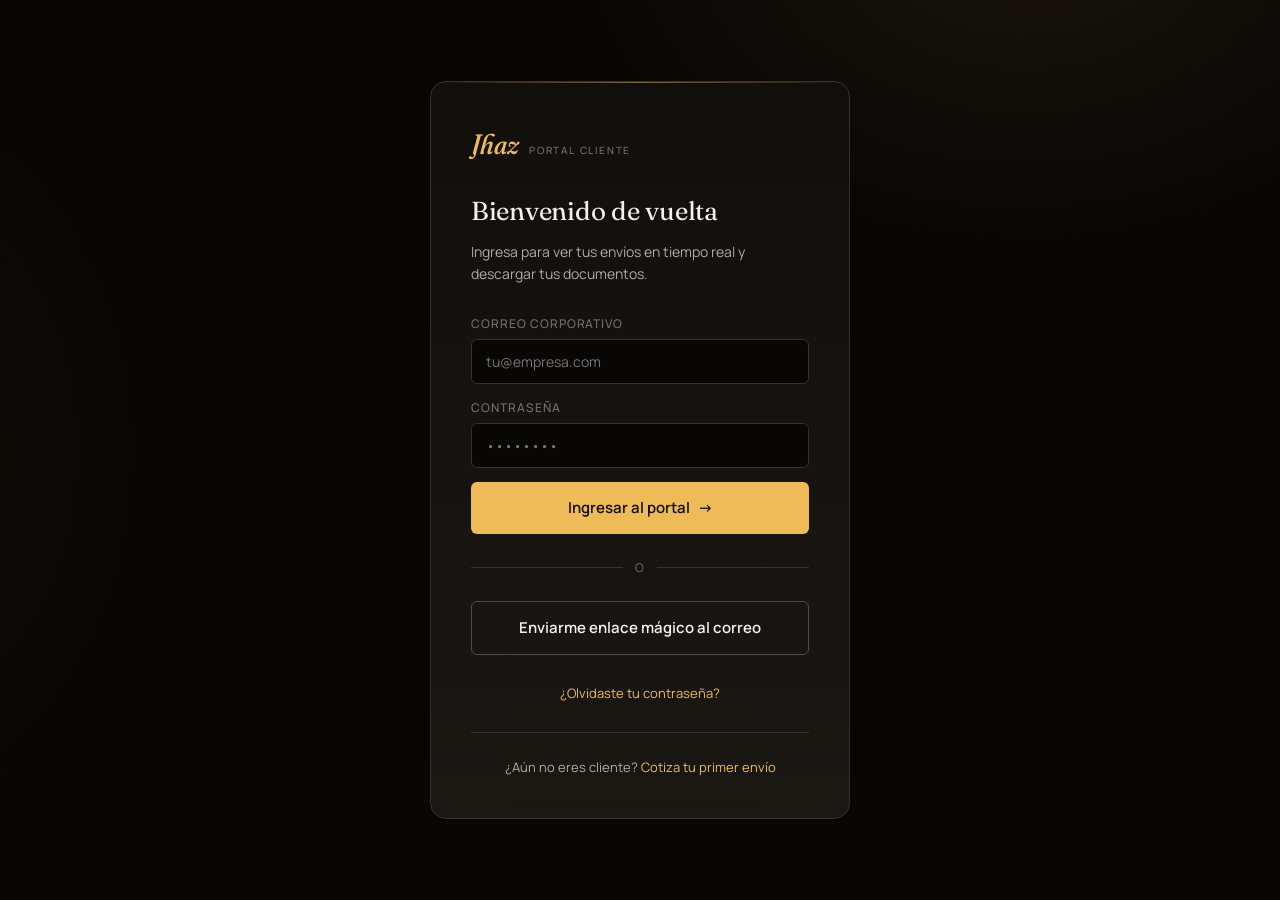
<file: portals/portal.html>
<!DOCTYPE html>
<html lang="es-PE">
<head>
<meta charset="UTF-8">
<meta name="viewport" content="width=device-width, initial-scale=1.0">
<title>Acceso clientes | Jhaz Operador Logístico</title>
<meta name="description" content="Acceso al portal del cliente de Jhaz. Tracking en tiempo real, documentos y estado de tus envíos.">
<meta name="robots" content="noindex">
<link rel="preconnect" href="https://fonts.googleapis.com">
<link rel="preconnect" href="https://fonts.gstatic.com" crossorigin>
<link href="https://fonts.googleapis.com/css2?family=Fraunces:ital,opsz,wght,SOFT@0,9..144,300..600,0..100;1,9..144,300..600,0..100&family=Manrope:wght@400;500;600;700&display=swap" rel="stylesheet">
<link rel="stylesheet" href="../css/styles.css">
</head>
<body class="portal-bg">

<div class="login-shell">
  <div class="login-card">
    <a href="../index.html" class="login-brand">
      <span class="brand-mark">Jhaz</span>
      <span class="brand-tag">Portal Cliente</span>
    </a>

    <h1 class="login-title">Bienvenido de vuelta</h1>
    <p class="login-sub">Ingresa para ver tus envíos en tiempo real y descargar tus documentos.</p>

    <form class="login-form" onsubmit="event.preventDefault(); window.location.href='portal-dashboard.html';">
      <div class="field">
        <label class="field-label" for="email">Correo corporativo</label>
        <input type="email" id="email" class="field-input" placeholder="tu@empresa.com" required>
      </div>
      <div class="field">
        <label class="field-label" for="pwd">Contraseña</label>
        <input type="password" id="pwd" class="field-input" placeholder="••••••••" required>
      </div>
      <button type="submit" class="quote-submit" style="margin-top: 4px;">
        Ingresar al portal <span>→</span>
      </button>
    </form>

    <div class="login-divider">o</div>

    <button type="button" class="btn btn-secondary" style="width: 100%; justify-content: center;" onclick="window.location.href='portal-dashboard.html';">
      Enviarme enlace mágico al correo
    </button>

    <div class="login-link" style="margin-top: 28px;">
      <a href="#">¿Olvidaste tu contraseña?</a>
    </div>

    <div class="login-link" style="padding-top: 24px; border-top: 1px solid var(--border); margin-top: 28px;">
      ¿Aún no eres cliente? <a href="../index.html#cotizar">Cotiza tu primer envío</a>
    </div>
  </div>
</div>

</body>
</html>
</file>
<file: css/styles.css>
/* ============================================
   Jhaz Operador Logístico — Sistema de diseño
   Premium dark · dorado · editorial
   ============================================ */

/* Tokens */
:root {
  /* Color — OKLCH tinted warm */
  --bg: oklch(0.13 0.005 80);
  --bg-elev-1: oklch(0.17 0.007 78);
  --bg-elev-2: oklch(0.21 0.009 78);
  --bg-elev-3: oklch(0.26 0.011 78);
  --border: oklch(0.32 0.014 78);
  --border-strong: oklch(0.42 0.018 78);

  --text-primary: oklch(0.96 0.008 80);
  --text-secondary: oklch(0.74 0.012 80);
  --text-tertiary: oklch(0.55 0.012 80);

  --gold: oklch(0.82 0.13 82);
  --gold-soft: oklch(0.72 0.11 80);
  --gold-deep: oklch(0.55 0.13 75);
  --gold-bg: oklch(0.82 0.13 82 / 0.10);

  --success: oklch(0.78 0.13 145);
  --success-bg: oklch(0.78 0.13 145 / 0.10);

  /* Type */
  --font-display: 'Fraunces', 'Times New Roman', serif;
  --font-sans: 'Manrope', -apple-system, system-ui, sans-serif;

  /* Easing — Emil curves */
  --ease-out: cubic-bezier(0.23, 1, 0.32, 1);
  --ease-in-out: cubic-bezier(0.77, 0, 0.175, 1);
  --ease-drawer: cubic-bezier(0.32, 0.72, 0, 1);

  /* Layout */
  --container: 1200px;
  --container-narrow: 880px;
  --radius-sm: 6px;
  --radius-md: 10px;
  --radius-lg: 16px;
}

/* Reset */
*, *::before, *::after { box-sizing: border-box; margin: 0; padding: 0; }
html { scroll-behavior: smooth; -webkit-text-size-adjust: 100%; }
body {
  background: var(--bg);
  color: var(--text-primary);
  font-family: var(--font-sans);
  font-size: 16px;
  font-weight: 400;
  line-height: 1.6;
  -webkit-font-smoothing: antialiased;
  text-rendering: optimizeLegibility;
}
img, svg { display: block; max-width: 100%; }
a { color: inherit; text-decoration: none; }
button { font: inherit; cursor: pointer; background: none; border: none; color: inherit; }

/* Atmosphere — subtle ambient on body */
body::before {
  content: '';
  position: fixed;
  inset: 0;
  background:
    radial-gradient(800px 600px at 80% -10%, oklch(0.82 0.13 82 / 0.08), transparent 60%),
    radial-gradient(600px 800px at -10% 50%, oklch(0.55 0.13 75 / 0.05), transparent 60%);
  pointer-events: none;
  z-index: 0;
}
main, header, footer { position: relative; z-index: 1; }

/* Container */
.container {
  width: 100%;
  max-width: var(--container);
  margin: 0 auto;
  padding: 0 24px;
}
.container-narrow { max-width: var(--container-narrow); margin: 0 auto; padding: 0 24px; }

/* ============================================
   NAVBAR
   ============================================ */
.nav {
  position: sticky;
  top: 0;
  z-index: 50;
  backdrop-filter: blur(20px) saturate(140%);
  -webkit-backdrop-filter: blur(20px) saturate(140%);
  background: oklch(0.13 0.005 80 / 0.7);
  border-bottom: 1px solid var(--border);
}
.nav-inner {
  display: flex;
  align-items: center;
  justify-content: space-between;
  height: 72px;
  max-width: var(--container);
  margin: 0 auto;
  padding: 0 24px;
}
.brand {
  display: flex;
  align-items: baseline;
  gap: 10px;
  font-family: var(--font-display);
  font-weight: 500;
  font-size: 24px;
  letter-spacing: -0.02em;
}
.brand-mark {
  color: var(--gold);
  font-style: italic;
  font-variation-settings: 'SOFT' 60, 'opsz' 144;
}
.brand-tag {
  font-family: var(--font-sans);
  font-size: 10px;
  text-transform: uppercase;
  letter-spacing: 0.18em;
  color: var(--text-tertiary);
  font-weight: 500;
}
.nav-links {
  display: flex;
  gap: 32px;
  align-items: center;
}
.nav-links a {
  font-size: 14px;
  color: var(--text-secondary);
  transition: color 160ms var(--ease-out);
}
.nav-links a:hover { color: var(--text-primary); }
.nav-cta {
  padding: 10px 18px;
  background: var(--gold);
  color: oklch(0.18 0.02 75);
  border-radius: var(--radius-sm);
  font-size: 14px;
  font-weight: 600;
  transition: transform 160ms var(--ease-out), background 160ms var(--ease-out);
}
.nav-cta:hover { background: oklch(0.88 0.14 82); transform: translateY(-1px); }
.nav-cta:active { transform: scale(0.97); }

@media (max-width: 860px) {
  .nav-links { display: none; }
  .nav-cta { padding: 8px 14px; }
}

/* ============================================
   BUTTONS
   ============================================ */
.btn {
  display: inline-flex;
  align-items: center;
  gap: 8px;
  padding: 14px 26px;
  border-radius: var(--radius-sm);
  font-size: 15px;
  font-weight: 600;
  transition: transform 160ms var(--ease-out), background 200ms var(--ease-out), border-color 200ms var(--ease-out);
  white-space: nowrap;
}
.btn:active { transform: scale(0.97); }
.btn-primary {
  background: var(--gold);
  color: oklch(0.16 0.02 75);
}
.btn-primary:hover { background: oklch(0.88 0.14 82); }
.btn-secondary {
  background: transparent;
  color: var(--text-primary);
  border: 1px solid var(--border-strong);
}
.btn-secondary:hover {
  border-color: var(--gold);
  color: var(--gold);
}
.btn-arrow {
  display: inline-block;
  transition: transform 200ms var(--ease-out);
}
.btn:hover .btn-arrow { transform: translateX(3px); }

/* ============================================
   HERO
   ============================================ */
.hero {
  padding: 110px 0 80px;
  position: relative;
}
.hero-inner {
  max-width: var(--container);
  margin: 0 auto;
  padding: 0 24px;
  display: grid;
  grid-template-columns: 1.3fr 1fr;
  gap: 80px;
  align-items: center;
}
.eyebrow {
  display: inline-flex;
  align-items: center;
  gap: 10px;
  font-size: 12px;
  text-transform: uppercase;
  letter-spacing: 0.16em;
  color: var(--gold);
  font-weight: 500;
  margin-bottom: 28px;
  opacity: 0;
  transform: translateY(8px);
  animation: fade-up 600ms var(--ease-out) 100ms forwards;
}
.eyebrow::before {
  content: '';
  display: block;
  width: 32px;
  height: 1px;
  background: var(--gold);
}
.hero h1 {
  font-family: var(--font-display);
  font-weight: 400;
  font-size: clamp(40px, 5.5vw, 72px);
  line-height: 1.02;
  letter-spacing: -0.025em;
  margin-bottom: 28px;
  font-variation-settings: 'SOFT' 30, 'opsz' 144;
  opacity: 0;
  transform: translateY(16px);
  animation: fade-up 800ms var(--ease-out) 150ms forwards;
}
.hero h1 em {
  font-style: italic;
  font-variation-settings: 'SOFT' 100, 'opsz' 144;
  color: var(--gold);
}
.hero-sub {
  font-size: 18px;
  line-height: 1.55;
  color: var(--text-secondary);
  margin-bottom: 40px;
  max-width: 560px;
  opacity: 0;
  transform: translateY(12px);
  animation: fade-up 800ms var(--ease-out) 280ms forwards;
}
.hero-actions {
  display: flex;
  gap: 14px;
  flex-wrap: wrap;
  opacity: 0;
  transform: translateY(8px);
  animation: fade-up 600ms var(--ease-out) 400ms forwards;
}
.hero-trust {
  display: flex;
  gap: 28px;
  margin-top: 56px;
  padding-top: 32px;
  border-top: 1px solid var(--border);
  flex-wrap: wrap;
  opacity: 0;
  animation: fade-up 700ms var(--ease-out) 600ms forwards;
}
.trust-item {
  display: flex;
  flex-direction: column;
  gap: 4px;
}
.trust-label {
  font-size: 11px;
  text-transform: uppercase;
  letter-spacing: 0.14em;
  color: var(--text-tertiary);
  font-weight: 500;
}
.trust-value {
  font-family: var(--font-display);
  font-size: 22px;
  font-weight: 400;
  color: var(--text-primary);
}

/* Hero right — Cotizador rápido */
.quote-card {
  background: linear-gradient(180deg, var(--bg-elev-1), var(--bg-elev-2));
  border: 1px solid var(--border);
  border-radius: var(--radius-lg);
  padding: 32px;
  position: relative;
  overflow: hidden;
  opacity: 0;
  transform: translateY(20px) scale(0.98);
  animation: fade-up 900ms var(--ease-out) 500ms forwards;
}
.quote-card::before {
  content: '';
  position: absolute;
  top: 0; left: 0; right: 0;
  height: 1px;
  background: linear-gradient(90deg, transparent, var(--gold), transparent);
  opacity: 0.5;
}
.quote-card-header {
  display: flex;
  align-items: center;
  justify-content: space-between;
  margin-bottom: 24px;
}
.quote-card-title {
  font-family: var(--font-display);
  font-size: 22px;
  font-weight: 400;
  letter-spacing: -0.01em;
}
.quote-card-badge {
  font-size: 11px;
  padding: 4px 10px;
  background: var(--gold-bg);
  color: var(--gold);
  border-radius: 999px;
  font-weight: 500;
  letter-spacing: 0.04em;
}
.field {
  display: flex;
  flex-direction: column;
  gap: 6px;
  margin-bottom: 16px;
}
.field-label {
  font-size: 12px;
  font-weight: 500;
  color: var(--text-tertiary);
  text-transform: uppercase;
  letter-spacing: 0.08em;
}
.field-input, .field-select {
  padding: 12px 14px;
  background: var(--bg);
  border: 1px solid var(--border);
  border-radius: var(--radius-sm);
  color: var(--text-primary);
  font-size: 14px;
  font-family: inherit;
  transition: border-color 160ms var(--ease-out), background 160ms var(--ease-out);
}
.field-input:focus, .field-select:focus {
  outline: none;
  border-color: var(--gold);
  background: var(--bg-elev-1);
}
.field-row {
  display: grid;
  grid-template-columns: 1fr 1fr;
  gap: 12px;
}
.quote-submit {
  width: 100%;
  margin-top: 8px;
  padding: 14px;
  background: var(--gold);
  color: oklch(0.16 0.02 75);
  border-radius: var(--radius-sm);
  font-weight: 600;
  font-size: 15px;
  display: flex;
  align-items: center;
  justify-content: center;
  gap: 8px;
  transition: transform 160ms var(--ease-out), background 200ms var(--ease-out);
}
.quote-submit:hover { background: oklch(0.88 0.14 82); }
.quote-submit:active { transform: scale(0.98); }
.quote-result {
  margin-top: 20px;
  padding: 18px;
  background: var(--gold-bg);
  border: 1px solid oklch(0.82 0.13 82 / 0.3);
  border-radius: var(--radius-md);
  display: none;
}
.quote-result.show { display: block; animation: fade-up 400ms var(--ease-out) forwards; }
.quote-result-label {
  font-size: 12px;
  color: var(--gold);
  font-weight: 500;
  margin-bottom: 4px;
  text-transform: uppercase;
  letter-spacing: 0.1em;
}
.quote-result-value {
  font-family: var(--font-display);
  font-size: 26px;
  font-weight: 400;
  color: var(--text-primary);
}
.quote-result-note {
  font-size: 13px;
  color: var(--text-secondary);
  margin-top: 8px;
}

@media (max-width: 980px) {
  .hero-inner { grid-template-columns: 1fr; gap: 48px; }
  .hero { padding: 70px 0 60px; }
}

/* ============================================
   SECTIONS
   ============================================ */
.section { padding: 110px 0; }
.section-tight { padding: 70px 0; }

.section-eyebrow {
  display: inline-flex;
  align-items: center;
  gap: 10px;
  font-size: 12px;
  text-transform: uppercase;
  letter-spacing: 0.16em;
  color: var(--gold);
  font-weight: 500;
  margin-bottom: 24px;
}
.section-eyebrow::before {
  content: '';
  display: block;
  width: 24px;
  height: 1px;
  background: var(--gold);
}
.section-title {
  font-family: var(--font-display);
  font-weight: 400;
  font-size: clamp(32px, 4vw, 52px);
  line-height: 1.05;
  letter-spacing: -0.02em;
  margin-bottom: 24px;
  max-width: 760px;
  font-variation-settings: 'SOFT' 40, 'opsz' 144;
}
.section-title em {
  font-style: italic;
  color: var(--gold);
  font-variation-settings: 'SOFT' 100, 'opsz' 144;
}
.section-sub {
  font-size: 18px;
  color: var(--text-secondary);
  max-width: 620px;
  line-height: 1.55;
  margin-bottom: 60px;
}

/* ============================================
   DIFFERENTIATORS (3-col)
   ============================================ */
.diffs {
  display: grid;
  grid-template-columns: repeat(3, 1fr);
  gap: 24px;
}
.diff {
  padding: 36px 32px 32px;
  background: var(--bg-elev-1);
  border: 1px solid var(--border);
  border-radius: var(--radius-lg);
  transition: transform 300ms var(--ease-out), border-color 300ms var(--ease-out), background 300ms var(--ease-out);
  position: relative;
  overflow: hidden;
}
.diff:hover {
  transform: translateY(-2px);
  border-color: var(--gold-deep);
  background: var(--bg-elev-2);
}
.diff-icon {
  width: 48px;
  height: 48px;
  display: flex;
  align-items: center;
  justify-content: center;
  background: var(--gold-bg);
  border-radius: var(--radius-md);
  margin-bottom: 28px;
  color: var(--gold);
}
.diff-icon svg { width: 24px; height: 24px; }
.diff-title {
  font-family: var(--font-display);
  font-size: 26px;
  font-weight: 400;
  letter-spacing: -0.01em;
  margin-bottom: 14px;
}
.diff-desc {
  color: var(--text-secondary);
  font-size: 15px;
  line-height: 1.55;
  margin-bottom: 20px;
}
.diff-link {
  display: inline-flex;
  align-items: center;
  gap: 6px;
  font-size: 13px;
  font-weight: 600;
  color: var(--gold);
  transition: gap 200ms var(--ease-out);
}
.diff-link:hover { gap: 10px; }

@media (max-width: 860px) {
  .diffs { grid-template-columns: 1fr; }
}

/* ============================================
   STATS BAND
   ============================================ */
.stats {
  padding: 80px 0;
  border-top: 1px solid var(--border);
  border-bottom: 1px solid var(--border);
  background: oklch(0.15 0.006 80);
}
.stats-grid {
  display: grid;
  grid-template-columns: repeat(4, 1fr);
  gap: 60px;
  max-width: var(--container);
  margin: 0 auto;
  padding: 0 24px;
}
.stat {
  text-align: left;
}
.stat-value {
  font-family: var(--font-display);
  font-size: clamp(40px, 5vw, 64px);
  font-weight: 400;
  line-height: 1;
  letter-spacing: -0.03em;
  color: var(--text-primary);
  margin-bottom: 12px;
  font-variation-settings: 'SOFT' 20, 'opsz' 144;
}
.stat-value sup {
  font-size: 0.5em;
  color: var(--gold);
  font-style: italic;
}
.stat-label {
  font-size: 13px;
  color: var(--text-secondary);
  line-height: 1.45;
}
@media (max-width: 860px) {
  .stats-grid { grid-template-columns: repeat(2, 1fr); gap: 40px; }
}

/* ============================================
   PROCESS STEPS
   ============================================ */
.process {
  display: grid;
  grid-template-columns: repeat(4, 1fr);
  gap: 0;
  border: 1px solid var(--border);
  border-radius: var(--radius-lg);
  overflow: hidden;
}
.step {
  padding: 36px 28px;
  position: relative;
}
.step:not(:last-child) { border-right: 1px solid var(--border); }
.step-num {
  font-family: var(--font-display);
  font-size: 14px;
  color: var(--gold);
  font-weight: 500;
  letter-spacing: 0.1em;
  margin-bottom: 28px;
  display: flex;
  align-items: center;
  gap: 8px;
}
.step-num::after {
  content: '';
  flex: 1;
  height: 1px;
  background: var(--border);
}
.step-title {
  font-family: var(--font-display);
  font-size: 22px;
  font-weight: 400;
  letter-spacing: -0.01em;
  margin-bottom: 12px;
}
.step-desc {
  color: var(--text-secondary);
  font-size: 14px;
  line-height: 1.55;
}
@media (max-width: 860px) {
  .process { grid-template-columns: 1fr; }
  .step:not(:last-child) { border-right: 0; border-bottom: 1px solid var(--border); }
}

/* ============================================
   INDUSTRIES
   ============================================ */
.industries {
  display: grid;
  grid-template-columns: repeat(3, 1fr);
  gap: 16px;
}
.industry {
  padding: 28px;
  background: var(--bg-elev-1);
  border: 1px solid var(--border);
  border-radius: var(--radius-md);
  display: flex;
  align-items: center;
  gap: 16px;
  transition: transform 200ms var(--ease-out), border-color 200ms var(--ease-out);
  cursor: pointer;
}
.industry:hover {
  transform: translateY(-1px);
  border-color: var(--gold-deep);
}
.industry-icon {
  width: 40px; height: 40px;
  display: flex; align-items: center; justify-content: center;
  background: var(--bg-elev-2);
  border-radius: var(--radius-sm);
  color: var(--gold);
  flex-shrink: 0;
}
.industry-name {
  font-family: var(--font-display);
  font-size: 18px;
  font-weight: 400;
}
.industry-desc {
  font-size: 12px;
  color: var(--text-tertiary);
  margin-top: 2px;
}
@media (max-width: 720px) {
  .industries { grid-template-columns: 1fr 1fr; }
}
@media (max-width: 480px) {
  .industries { grid-template-columns: 1fr; }
}

/* ============================================
   CREDITO BANNER
   ============================================ */
.credit-banner {
  margin: 0 auto;
  max-width: var(--container);
  padding: 0 24px;
}
.credit-banner-inner {
  background: linear-gradient(135deg, oklch(0.20 0.020 75), oklch(0.16 0.012 75));
  border: 1px solid var(--gold-deep);
  border-radius: var(--radius-lg);
  padding: 56px 64px;
  display: grid;
  grid-template-columns: 1.5fr 1fr;
  gap: 48px;
  align-items: center;
  position: relative;
  overflow: hidden;
}
.credit-banner-inner::before {
  content: '';
  position: absolute;
  inset: 0;
  background: radial-gradient(600px 400px at 100% 50%, var(--gold-bg), transparent 70%);
  pointer-events: none;
}
.credit-banner h2 {
  font-family: var(--font-display);
  font-size: clamp(28px, 3.5vw, 44px);
  font-weight: 400;
  line-height: 1.1;
  letter-spacing: -0.02em;
  margin-bottom: 16px;
}
.credit-banner h2 em {
  font-style: italic;
  color: var(--gold);
}
.credit-banner p {
  color: var(--text-secondary);
  font-size: 16px;
  line-height: 1.55;
  margin-bottom: 28px;
  max-width: 480px;
}
.credit-banner-action {
  position: relative;
  z-index: 1;
}
@media (max-width: 860px) {
  .credit-banner-inner { padding: 40px 32px; grid-template-columns: 1fr; }
}

/* ============================================
   TESTIMONIALS
   ============================================ */
.testimonials {
  display: grid;
  grid-template-columns: repeat(2, 1fr);
  gap: 24px;
}
.testi {
  padding: 36px;
  background: var(--bg-elev-1);
  border: 1px solid var(--border);
  border-radius: var(--radius-lg);
  position: relative;
}
.testi-quote {
  font-family: var(--font-display);
  font-size: 22px;
  font-weight: 400;
  line-height: 1.4;
  letter-spacing: -0.01em;
  margin-bottom: 28px;
  font-variation-settings: 'SOFT' 30, 'opsz' 144;
}
.testi-quote::before {
  content: '"';
  position: absolute;
  top: 20px; left: 28px;
  font-family: var(--font-display);
  font-size: 80px;
  color: var(--gold-bg);
  line-height: 1;
  pointer-events: none;
}
.testi-author {
  display: flex;
  align-items: center;
  gap: 14px;
  padding-top: 24px;
  border-top: 1px solid var(--border);
}
.testi-avatar {
  width: 44px; height: 44px;
  border-radius: 999px;
  background: linear-gradient(135deg, var(--gold-deep), oklch(0.4 0.04 75));
  display: flex; align-items: center; justify-content: center;
  color: oklch(0.16 0.02 75);
  font-weight: 600;
  font-size: 16px;
  font-family: var(--font-display);
}
.testi-name { font-size: 15px; font-weight: 600; }
.testi-role { font-size: 13px; color: var(--text-tertiary); }

@media (max-width: 760px) {
  .testimonials { grid-template-columns: 1fr; }
}

/* ============================================
   BLOG PREVIEW
   ============================================ */
.posts {
  display: grid;
  grid-template-columns: repeat(3, 1fr);
  gap: 28px;
}
.post {
  padding: 32px 28px;
  background: var(--bg-elev-1);
  border: 1px solid var(--border);
  border-radius: var(--radius-md);
  transition: transform 200ms var(--ease-out), border-color 200ms var(--ease-out);
  display: flex;
  flex-direction: column;
}
.post:hover { transform: translateY(-2px); border-color: var(--gold-deep); }
.post-meta {
  font-size: 11px;
  text-transform: uppercase;
  letter-spacing: 0.12em;
  color: var(--gold);
  font-weight: 500;
  margin-bottom: 18px;
}
.post-title {
  font-family: var(--font-display);
  font-size: 22px;
  font-weight: 400;
  line-height: 1.2;
  margin-bottom: 14px;
  letter-spacing: -0.01em;
  flex-grow: 1;
}
.post-excerpt {
  font-size: 14px;
  color: var(--text-secondary);
  line-height: 1.55;
  margin-bottom: 20px;
}
.post-read {
  font-size: 13px;
  color: var(--gold);
  font-weight: 500;
  display: inline-flex;
  align-items: center;
  gap: 6px;
  transition: gap 200ms var(--ease-out);
}
.post:hover .post-read { gap: 10px; }

@media (max-width: 860px) {
  .posts { grid-template-columns: 1fr; }
}

/* ============================================
   FAQ
   ============================================ */
.faq {
  max-width: 820px;
  margin: 0 auto;
}
.faq-item {
  border-bottom: 1px solid var(--border);
}
.faq-item:first-child { border-top: 1px solid var(--border); }
.faq-q {
  width: 100%;
  text-align: left;
  padding: 28px 0;
  font-family: var(--font-display);
  font-size: 22px;
  font-weight: 400;
  letter-spacing: -0.01em;
  display: flex;
  justify-content: space-between;
  align-items: center;
  gap: 24px;
  transition: color 200ms var(--ease-out);
}
.faq-q:hover { color: var(--gold); }
.faq-toggle {
  width: 32px; height: 32px;
  border: 1px solid var(--border);
  border-radius: 999px;
  display: flex; align-items: center; justify-content: center;
  flex-shrink: 0;
  transition: transform 250ms var(--ease-out), border-color 200ms var(--ease-out), background 200ms var(--ease-out);
  color: var(--text-secondary);
}
.faq-item.open .faq-toggle {
  transform: rotate(45deg);
  border-color: var(--gold);
  background: var(--gold-bg);
  color: var(--gold);
}
.faq-a {
  max-height: 0;
  overflow: hidden;
  transition: max-height 350ms var(--ease-in-out), padding 350ms var(--ease-in-out);
  font-size: 16px;
  color: var(--text-secondary);
  line-height: 1.65;
}
.faq-item.open .faq-a {
  max-height: 400px;
  padding: 0 0 28px 0;
}

/* ============================================
   FOOTER
   ============================================ */
.footer {
  border-top: 1px solid var(--border);
  padding: 80px 0 40px;
  background: oklch(0.11 0.005 80);
}
.footer-inner {
  max-width: var(--container);
  margin: 0 auto;
  padding: 0 24px;
  display: grid;
  grid-template-columns: 1.5fr 1fr 1fr 1fr;
  gap: 60px;
}
.footer-brand-block .brand { margin-bottom: 20px; }
.footer-desc {
  font-size: 14px;
  color: var(--text-secondary);
  line-height: 1.6;
  max-width: 320px;
  margin-bottom: 24px;
}
.footer-badges {
  display: flex;
  flex-wrap: wrap;
  gap: 10px;
}
.badge {
  display: inline-flex;
  align-items: center;
  gap: 6px;
  padding: 6px 12px;
  border: 1px solid var(--border);
  border-radius: 999px;
  font-size: 12px;
  color: var(--text-secondary);
}
.badge-dot {
  width: 6px; height: 6px;
  background: var(--success);
  border-radius: 999px;
}
.footer-col h4 {
  font-family: var(--font-sans);
  font-size: 12px;
  text-transform: uppercase;
  letter-spacing: 0.12em;
  color: var(--text-tertiary);
  font-weight: 500;
  margin-bottom: 20px;
}
.footer-col ul { list-style: none; }
.footer-col li { margin-bottom: 12px; }
.footer-col a {
  font-size: 14px;
  color: var(--text-secondary);
  transition: color 160ms var(--ease-out);
}
.footer-col a:hover { color: var(--gold); }
.footer-bottom {
  max-width: var(--container);
  margin: 60px auto 0;
  padding: 28px 24px 0;
  border-top: 1px solid var(--border);
  display: flex;
  justify-content: space-between;
  align-items: center;
  font-size: 12px;
  color: var(--text-tertiary);
}
@media (max-width: 860px) {
  .footer-inner { grid-template-columns: 1fr 1fr; gap: 40px; }
  .footer-bottom { flex-direction: column; gap: 12px; }
}

/* ============================================
   ANIMATIONS
   ============================================ */
@keyframes fade-up {
  from { opacity: 0; transform: translateY(16px); }
  to { opacity: 1; transform: translateY(0); }
}

/* Scroll reveal */
.reveal {
  opacity: 0;
  transform: translateY(24px);
  transition: opacity 700ms var(--ease-out), transform 700ms var(--ease-out);
}
.reveal.in {
  opacity: 1;
  transform: translateY(0);
}

@media (prefers-reduced-motion: reduce) {
  *, *::before, *::after {
    animation-duration: 0.01ms !important;
    transition-duration: 0.01ms !important;
  }
  .reveal { opacity: 1; transform: none; }
}

/* ============================================
   PAGE-SPECIFIC: CREDITO
   ============================================ */
.page-hero {
  padding: 90px 0 60px;
  border-bottom: 1px solid var(--border);
}
.page-hero-inner {
  max-width: var(--container-narrow);
  margin: 0 auto;
  padding: 0 24px;
}
.page-hero h1 {
  font-family: var(--font-display);
  font-weight: 400;
  font-size: clamp(40px, 5.5vw, 68px);
  line-height: 1.02;
  letter-spacing: -0.025em;
  margin-bottom: 24px;
  font-variation-settings: 'SOFT' 40, 'opsz' 144;
}
.page-hero h1 em { font-style: italic; color: var(--gold); }
.page-hero-sub {
  font-size: 19px;
  color: var(--text-secondary);
  max-width: 640px;
  line-height: 1.5;
}

.requisitos {
  display: grid;
  grid-template-columns: repeat(2, 1fr);
  gap: 16px;
}
.requisito {
  padding: 20px 24px;
  background: var(--bg-elev-1);
  border: 1px solid var(--border);
  border-radius: var(--radius-md);
  display: flex;
  gap: 14px;
  align-items: flex-start;
}
.req-check {
  width: 22px; height: 22px;
  flex-shrink: 0;
  margin-top: 2px;
  color: var(--gold);
}
.req-title {
  font-weight: 600;
  margin-bottom: 4px;
  font-size: 15px;
}
.req-desc {
  font-size: 13px;
  color: var(--text-secondary);
  line-height: 1.5;
}
@media (max-width: 760px) {
  .requisitos { grid-template-columns: 1fr; }
}

.timeline {
  display: grid;
  grid-template-columns: 1fr;
  gap: 0;
  position: relative;
  max-width: 700px;
  margin: 0 auto;
}
.timeline-row {
  display: grid;
  grid-template-columns: 80px 1fr;
  gap: 28px;
  padding: 28px 0;
  border-bottom: 1px solid var(--border);
  align-items: center;
}
.timeline-row:last-child { border-bottom: 0; }
.timeline-time {
  font-family: var(--font-display);
  font-size: 22px;
  color: var(--gold);
  font-style: italic;
  font-variation-settings: 'SOFT' 100, 'opsz' 144;
}
.timeline-title {
  font-family: var(--font-display);
  font-size: 20px;
  font-weight: 400;
  margin-bottom: 4px;
}
.timeline-desc {
  font-size: 14px;
  color: var(--text-secondary);
}

/* ============================================
   PAGE-SPECIFIC: SERVICIO
   ============================================ */
.service-layout {
  display: grid;
  grid-template-columns: 1fr 280px;
  gap: 60px;
  max-width: var(--container);
  margin: 0 auto;
  padding: 0 24px;
}
.service-content h2 {
  font-family: var(--font-display);
  font-size: 32px;
  font-weight: 400;
  margin: 56px 0 20px;
  letter-spacing: -0.01em;
}
.service-content h2:first-child { margin-top: 0; }
.service-content p {
  font-size: 17px;
  color: var(--text-secondary);
  line-height: 1.7;
  margin-bottom: 18px;
  max-width: 65ch;
}
.service-content ul {
  list-style: none;
  margin: 24px 0;
}
.service-content ul li {
  padding-left: 28px;
  position: relative;
  margin-bottom: 12px;
  color: var(--text-secondary);
  font-size: 16px;
  line-height: 1.6;
}
.service-content ul li::before {
  content: '';
  position: absolute;
  left: 0; top: 11px;
  width: 12px; height: 1px;
  background: var(--gold);
}
.service-aside {
  position: sticky;
  top: 100px;
  align-self: flex-start;
  padding: 28px;
  background: var(--bg-elev-1);
  border: 1px solid var(--border);
  border-radius: var(--radius-lg);
}
.aside-title {
  font-family: var(--font-display);
  font-size: 20px;
  font-weight: 400;
  margin-bottom: 8px;
}
.aside-sub {
  font-size: 13px;
  color: var(--text-secondary);
  margin-bottom: 24px;
  line-height: 1.5;
}
@media (max-width: 980px) {
  .service-layout { grid-template-columns: 1fr; gap: 40px; }
  .service-aside { position: static; }
}

/* ============================================
   PAGE-SPECIFIC: BLOG
   ============================================ */
.blog-grid {
  display: grid;
  grid-template-columns: repeat(2, 1fr);
  gap: 28px;
  max-width: var(--container);
  margin: 0 auto;
  padding: 0 24px;
}
.blog-card {
  padding: 36px;
  background: var(--bg-elev-1);
  border: 1px solid var(--border);
  border-radius: var(--radius-lg);
  display: flex;
  flex-direction: column;
  transition: transform 200ms var(--ease-out), border-color 200ms var(--ease-out);
}
.blog-card:hover { transform: translateY(-2px); border-color: var(--gold-deep); }
.blog-card-meta {
  font-size: 11px;
  text-transform: uppercase;
  letter-spacing: 0.12em;
  color: var(--gold);
  font-weight: 500;
  margin-bottom: 20px;
  display: flex;
  gap: 14px;
  align-items: center;
}
.blog-card-meta span:not(:first-child)::before {
  content: '·';
  margin-right: 10px;
  color: var(--text-tertiary);
}
.blog-card-title {
  font-family: var(--font-display);
  font-size: 28px;
  font-weight: 400;
  line-height: 1.15;
  letter-spacing: -0.015em;
  margin-bottom: 16px;
}
.blog-card-excerpt {
  font-size: 15px;
  color: var(--text-secondary);
  line-height: 1.55;
  margin-bottom: 24px;
  flex-grow: 1;
}
@media (max-width: 860px) {
  .blog-grid { grid-template-columns: 1fr; }
}

/* Article */
.article {
  max-width: 720px;
  margin: 0 auto;
  padding: 0 24px;
}
.article-meta {
  font-size: 12px;
  text-transform: uppercase;
  letter-spacing: 0.12em;
  color: var(--gold);
  font-weight: 500;
  margin-bottom: 24px;
  display: flex;
  gap: 14px;
}
.article h1 {
  font-family: var(--font-display);
  font-size: clamp(34px, 4.5vw, 54px);
  font-weight: 400;
  line-height: 1.08;
  letter-spacing: -0.025em;
  margin-bottom: 24px;
}
.article-lead {
  font-size: 20px;
  color: var(--text-secondary);
  line-height: 1.55;
  margin-bottom: 48px;
  font-family: var(--font-display);
  font-weight: 300;
  font-style: italic;
  border-left: 0;
  padding-bottom: 32px;
  border-bottom: 1px solid var(--border);
}
.article-body p {
  font-size: 17px;
  color: var(--text-primary);
  line-height: 1.8;
  margin-bottom: 24px;
}
.article-body h2 {
  font-family: var(--font-display);
  font-size: 30px;
  font-weight: 400;
  margin: 48px 0 20px;
  letter-spacing: -0.015em;
}
.article-body h3 {
  font-size: 20px;
  font-weight: 600;
  margin: 32px 0 12px;
}
.article-body ul, .article-body ol {
  margin: 20px 0 24px;
  padding-left: 24px;
  color: var(--text-primary);
}
.article-body li {
  margin-bottom: 10px;
  font-size: 17px;
  line-height: 1.7;
}
.article-body strong { color: var(--gold); font-weight: 600; }
.article-body blockquote {
  margin: 32px 0;
  padding: 24px 28px;
  background: var(--gold-bg);
  border-left: 0;
  border-radius: var(--radius-md);
  font-family: var(--font-display);
  font-size: 20px;
  font-style: italic;
  color: var(--text-primary);
  line-height: 1.5;
}
.article-cta {
  margin: 48px 0;
  padding: 36px;
  background: var(--bg-elev-1);
  border: 1px solid var(--gold-deep);
  border-radius: var(--radius-lg);
  text-align: center;
}
.article-cta h3 {
  font-family: var(--font-display);
  font-size: 26px;
  font-weight: 400;
  margin-bottom: 12px;
}
.article-cta p {
  color: var(--text-secondary);
  margin-bottom: 24px;
  font-size: 15px;
}

/* ============================================
   PORTAL DEL CLIENTE
   ============================================ */
.portal-bg {
  min-height: 100vh;
  background: var(--bg);
  position: relative;
}

/* Login */
.login-shell {
  min-height: 100vh;
  display: flex;
  align-items: center;
  justify-content: center;
  padding: 32px 24px;
  position: relative;
}
.login-card {
  width: 100%;
  max-width: 420px;
  background: linear-gradient(180deg, var(--bg-elev-1), var(--bg-elev-2));
  border: 1px solid var(--border);
  border-radius: var(--radius-lg);
  padding: 40px;
  position: relative;
  overflow: hidden;
}
.login-card::before {
  content: '';
  position: absolute;
  top: 0; left: 0; right: 0;
  height: 1px;
  background: linear-gradient(90deg, transparent, var(--gold), transparent);
  opacity: 0.5;
}
.login-brand {
  display: flex;
  align-items: baseline;
  gap: 10px;
  font-family: var(--font-display);
  font-size: 28px;
  font-weight: 500;
  margin-bottom: 8px;
}
.login-brand .brand-mark { color: var(--gold); font-style: italic; }
.login-title {
  font-family: var(--font-display);
  font-size: 26px;
  font-weight: 400;
  letter-spacing: -0.01em;
  margin: 24px 0 8px;
}
.login-sub {
  font-size: 14px;
  color: var(--text-secondary);
  margin-bottom: 28px;
}
.login-form .field { margin-bottom: 14px; }
.login-divider {
  display: flex;
  align-items: center;
  gap: 12px;
  margin: 24px 0;
  font-size: 12px;
  color: var(--text-tertiary);
  text-transform: uppercase;
  letter-spacing: 0.12em;
}
.login-divider::before, .login-divider::after {
  content: '';
  flex: 1;
  height: 1px;
  background: var(--border);
}
.login-link {
  display: block;
  text-align: center;
  font-size: 13px;
  color: var(--text-secondary);
  margin-top: 20px;
}
.login-link a { color: var(--gold); }
.login-link a:hover { text-decoration: underline; }

/* Portal Shell */
.portal-shell {
  display: grid;
  grid-template-columns: 260px 1fr;
  min-height: 100vh;
}
.portal-sidebar {
  background: oklch(0.10 0.005 80);
  border-right: 1px solid var(--border);
  padding: 28px 20px;
  position: sticky;
  top: 0;
  height: 100vh;
  overflow-y: auto;
}
.portal-brand {
  display: flex;
  align-items: baseline;
  gap: 8px;
  font-family: var(--font-display);
  font-size: 22px;
  font-weight: 500;
  padding: 0 8px 24px;
  border-bottom: 1px solid var(--border);
  margin-bottom: 24px;
}
.portal-brand .brand-mark { color: var(--gold); font-style: italic; }
.portal-nav-section {
  font-size: 11px;
  text-transform: uppercase;
  letter-spacing: 0.14em;
  color: var(--text-tertiary);
  padding: 0 12px;
  margin: 24px 0 8px;
  font-weight: 500;
}
.portal-nav-link {
  display: flex;
  align-items: center;
  gap: 12px;
  padding: 10px 12px;
  margin-bottom: 2px;
  font-size: 14px;
  color: var(--text-secondary);
  border-radius: var(--radius-sm);
  transition: background 160ms var(--ease-out), color 160ms var(--ease-out);
}
.portal-nav-link svg { width: 18px; height: 18px; opacity: 0.7; }
.portal-nav-link:hover {
  background: var(--bg-elev-2);
  color: var(--text-primary);
}
.portal-nav-link.active {
  background: var(--gold-bg);
  color: var(--gold);
  font-weight: 500;
}
.portal-nav-link.active svg { opacity: 1; }

.portal-user {
  position: absolute;
  bottom: 20px;
  left: 20px;
  right: 20px;
  padding: 14px 12px;
  background: var(--bg-elev-1);
  border: 1px solid var(--border);
  border-radius: var(--radius-md);
  display: flex;
  align-items: center;
  gap: 12px;
}
.portal-user-avatar {
  width: 36px; height: 36px;
  border-radius: 999px;
  background: linear-gradient(135deg, var(--gold-deep), oklch(0.4 0.04 75));
  display: flex; align-items: center; justify-content: center;
  font-family: var(--font-display);
  font-weight: 500;
  color: oklch(0.16 0.02 75);
  flex-shrink: 0;
}
.portal-user-name { font-size: 13px; font-weight: 500; }
.portal-user-co { font-size: 11px; color: var(--text-tertiary); }

.portal-main {
  padding: 36px 48px 64px;
  position: relative;
  z-index: 1;
}
.portal-topbar {
  display: flex;
  justify-content: space-between;
  align-items: center;
  margin-bottom: 32px;
}
.portal-greeting h1 {
  font-family: var(--font-display);
  font-size: 32px;
  font-weight: 400;
  letter-spacing: -0.02em;
  margin-bottom: 4px;
}
.portal-greeting p { font-size: 14px; color: var(--text-secondary); }

/* Stats row */
.portal-stats {
  display: grid;
  grid-template-columns: repeat(4, 1fr);
  gap: 14px;
  margin-bottom: 36px;
}
.portal-stat {
  padding: 20px;
  background: var(--bg-elev-1);
  border: 1px solid var(--border);
  border-radius: var(--radius-md);
}
.portal-stat-label {
  font-size: 12px;
  color: var(--text-tertiary);
  text-transform: uppercase;
  letter-spacing: 0.08em;
  margin-bottom: 8px;
}
.portal-stat-value {
  font-family: var(--font-display);
  font-size: 32px;
  font-weight: 400;
  letter-spacing: -0.02em;
}
.portal-stat-trend {
  font-size: 12px;
  color: var(--success);
  margin-top: 4px;
}

/* Section card */
.portal-section {
  background: var(--bg-elev-1);
  border: 1px solid var(--border);
  border-radius: var(--radius-lg);
  overflow: hidden;
  margin-bottom: 24px;
}
.portal-section-head {
  display: flex;
  justify-content: space-between;
  align-items: center;
  padding: 20px 24px;
  border-bottom: 1px solid var(--border);
}
.portal-section-title {
  font-family: var(--font-display);
  font-size: 20px;
  font-weight: 400;
  letter-spacing: -0.01em;
}
.portal-section-action {
  font-size: 13px;
  color: var(--gold);
  font-weight: 500;
}

/* Table */
.ship-table { width: 100%; border-collapse: collapse; font-size: 14px; }
.ship-table thead th {
  text-align: left;
  font-size: 11px;
  text-transform: uppercase;
  letter-spacing: 0.12em;
  color: var(--text-tertiary);
  font-weight: 500;
  padding: 14px 24px;
  background: var(--bg-elev-2);
  border-bottom: 1px solid var(--border);
}
.ship-table tbody td {
  padding: 16px 24px;
  border-bottom: 1px solid var(--border);
  color: var(--text-secondary);
}
.ship-table tbody tr:last-child td { border-bottom: 0; }
.ship-table tbody tr {
  transition: background 160ms var(--ease-out);
  cursor: pointer;
}
.ship-table tbody tr:hover { background: var(--bg-elev-2); }
.ship-id {
  font-family: var(--font-display);
  font-weight: 500;
  color: var(--text-primary);
  font-size: 14px;
}
.ship-route {
  display: flex;
  align-items: center;
  gap: 8px;
  color: var(--text-primary);
}
.ship-route-arrow { color: var(--text-tertiary); font-size: 11px; }

/* Status badges */
.status-pill {
  display: inline-flex;
  align-items: center;
  gap: 6px;
  font-size: 12px;
  padding: 4px 10px;
  border-radius: 999px;
  font-weight: 500;
}
.status-pill::before {
  content: '';
  width: 6px; height: 6px;
  border-radius: 999px;
  background: currentColor;
}
.status-transit { background: oklch(0.82 0.13 82 / 0.15); color: var(--gold); }
.status-delivered { background: oklch(0.78 0.13 145 / 0.15); color: var(--success); }
.status-pickup { background: oklch(0.7 0.12 240 / 0.15); color: oklch(0.78 0.13 240); }
.status-pending { background: var(--bg-elev-3); color: var(--text-secondary); }
.status-pill.large {
  font-size: 13px;
  padding: 7px 14px;
}

/* Activity feed */
.activity-list { padding: 8px 0; }
.activity-item {
  display: grid;
  grid-template-columns: 40px 1fr auto;
  gap: 14px;
  padding: 14px 24px;
  align-items: center;
}
.activity-icon {
  width: 36px; height: 36px;
  border-radius: 999px;
  background: var(--bg-elev-2);
  display: flex; align-items: center; justify-content: center;
  color: var(--gold);
}
.activity-icon svg { width: 16px; height: 16px; }
.activity-title { font-size: 14px; color: var(--text-primary); margin-bottom: 2px; }
.activity-sub { font-size: 12px; color: var(--text-tertiary); }
.activity-time { font-size: 12px; color: var(--text-tertiary); }

/* Shipment detail page */
.detail-header {
  display: flex;
  justify-content: space-between;
  align-items: flex-start;
  margin-bottom: 32px;
  padding-bottom: 24px;
  border-bottom: 1px solid var(--border);
}
.back-link {
  font-size: 13px;
  color: var(--text-secondary);
  display: inline-flex;
  align-items: center;
  gap: 6px;
  margin-bottom: 18px;
  transition: color 160ms var(--ease-out);
}
.back-link:hover { color: var(--gold); }
.detail-id {
  font-family: var(--font-display);
  font-size: 14px;
  color: var(--text-tertiary);
  letter-spacing: 0.04em;
  margin-bottom: 8px;
}
.detail-title {
  font-family: var(--font-display);
  font-size: 36px;
  font-weight: 400;
  letter-spacing: -0.02em;
  margin-bottom: 16px;
}
.detail-meta {
  display: flex;
  gap: 24px;
  font-size: 13px;
  color: var(--text-secondary);
}
.detail-meta-item strong {
  display: block;
  color: var(--text-primary);
  font-weight: 500;
  margin-top: 2px;
}

.detail-grid {
  display: grid;
  grid-template-columns: 1fr 360px;
  gap: 24px;
}

/* Map */
.map-card {
  background: var(--bg-elev-1);
  border: 1px solid var(--border);
  border-radius: var(--radius-lg);
  overflow: hidden;
  margin-bottom: 24px;
}
.map-canvas {
  position: relative;
  height: 320px;
  background: oklch(0.08 0.005 80);
  overflow: hidden;
}
.map-canvas svg { width: 100%; height: 100%; }
.map-info {
  display: flex;
  justify-content: space-between;
  padding: 18px 24px;
  border-top: 1px solid var(--border);
  font-size: 13px;
}
.map-info-label { color: var(--text-tertiary); font-size: 11px; text-transform: uppercase; letter-spacing: 0.1em; margin-bottom: 4px; }
.map-info-val { color: var(--text-primary); font-weight: 500; }
.map-live {
  position: absolute;
  top: 14px; right: 14px;
  display: flex;
  align-items: center;
  gap: 6px;
  background: oklch(0.13 0.005 80 / 0.8);
  backdrop-filter: blur(10px);
  padding: 5px 11px;
  border-radius: 999px;
  font-size: 11px;
  color: var(--gold);
  font-weight: 500;
  letter-spacing: 0.06em;
  text-transform: uppercase;
  border: 1px solid var(--gold-bg);
}
.live-dot {
  width: 6px; height: 6px;
  background: var(--gold);
  border-radius: 999px;
  animation: pulse 1.6s var(--ease-in-out) infinite;
}
@keyframes pulse {
  0%, 100% { opacity: 1; transform: scale(1); }
  50% { opacity: 0.4; transform: scale(0.85); }
}

/* Vertical timeline */
.event-timeline { padding: 8px 24px 16px; }
.event-row {
  display: grid;
  grid-template-columns: 28px 1fr auto;
  gap: 14px;
  padding: 14px 0;
  position: relative;
}
.event-row:not(:last-child)::after {
  content: '';
  position: absolute;
  left: 13px;
  top: 38px;
  bottom: -14px;
  width: 1px;
  background: var(--border);
}
.event-row.done::after { background: var(--gold); opacity: 0.4; }
.event-marker {
  width: 28px; height: 28px;
  border-radius: 999px;
  border: 2px solid var(--border);
  background: var(--bg-elev-1);
  display: flex; align-items: center; justify-content: center;
  position: relative;
  z-index: 1;
}
.event-row.done .event-marker { border-color: var(--gold); background: var(--gold-bg); }
.event-row.current .event-marker {
  border-color: var(--gold);
  background: var(--gold);
  box-shadow: 0 0 0 4px var(--gold-bg);
}
.event-row.done .event-marker svg { color: var(--gold); }
.event-row.current .event-marker svg { color: oklch(0.16 0.02 75); }
.event-marker svg { width: 12px; height: 12px; }
.event-title { font-size: 14px; color: var(--text-primary); margin-bottom: 2px; }
.event-row:not(.done):not(.current) .event-title { color: var(--text-tertiary); }
.event-sub { font-size: 12px; color: var(--text-tertiary); }
.event-time {
  font-family: var(--font-display);
  font-size: 13px;
  color: var(--text-secondary);
  white-space: nowrap;
}

/* Documents */
.doc-list { padding: 8px 0; }
.doc-row {
  display: flex;
  align-items: center;
  gap: 14px;
  padding: 14px 24px;
  border-bottom: 1px solid var(--border);
  transition: background 160ms var(--ease-out);
}
.doc-row:last-child { border-bottom: 0; }
.doc-row:hover { background: var(--bg-elev-2); }
.doc-icon {
  width: 36px; height: 36px;
  border-radius: var(--radius-sm);
  background: var(--bg-elev-2);
  display: flex; align-items: center; justify-content: center;
  color: var(--gold);
  flex-shrink: 0;
}
.doc-name { font-size: 14px; color: var(--text-primary); font-weight: 500; }
.doc-meta { font-size: 12px; color: var(--text-tertiary); margin-top: 2px; }
.doc-download {
  margin-left: auto;
  width: 36px; height: 36px;
  border-radius: var(--radius-sm);
  border: 1px solid var(--border);
  display: flex; align-items: center; justify-content: center;
  color: var(--text-secondary);
  transition: border-color 160ms var(--ease-out), color 160ms var(--ease-out);
}
.doc-download:hover { border-color: var(--gold); color: var(--gold); }
.doc-download svg { width: 16px; height: 16px; }

/* Info side cards */
.info-card {
  background: var(--bg-elev-1);
  border: 1px solid var(--border);
  border-radius: var(--radius-lg);
  padding: 24px;
  margin-bottom: 16px;
}
.info-card-title {
  font-size: 12px;
  text-transform: uppercase;
  letter-spacing: 0.12em;
  color: var(--text-tertiary);
  font-weight: 500;
  margin-bottom: 16px;
}
.info-row {
  display: flex;
  justify-content: space-between;
  padding: 10px 0;
  border-bottom: 1px solid var(--border);
  font-size: 14px;
}
.info-row:last-child { border-bottom: 0; padding-bottom: 0; }
.info-label { color: var(--text-secondary); }
.info-val { color: var(--text-primary); font-weight: 500; }

.driver-card .driver-row {
  display: flex;
  align-items: center;
  gap: 12px;
  margin-bottom: 14px;
}
.driver-avatar {
  width: 44px; height: 44px;
  border-radius: 999px;
  background: linear-gradient(135deg, var(--gold-deep), oklch(0.4 0.04 75));
  display: flex; align-items: center; justify-content: center;
  font-family: var(--font-display);
  color: oklch(0.16 0.02 75);
  font-weight: 500;
}
.driver-name { font-size: 14px; font-weight: 500; margin-bottom: 2px; }
.driver-role { font-size: 12px; color: var(--text-tertiary); }

@media (max-width: 1100px) {
  .portal-shell { grid-template-columns: 1fr; }
  .portal-sidebar { position: relative; height: auto; }
  .portal-user { position: relative; bottom: auto; left: auto; right: auto; margin-top: 16px; }
  .detail-grid { grid-template-columns: 1fr; }
  .portal-stats { grid-template-columns: 1fr 1fr; }
  .portal-main { padding: 28px 24px; }
}
</file>
